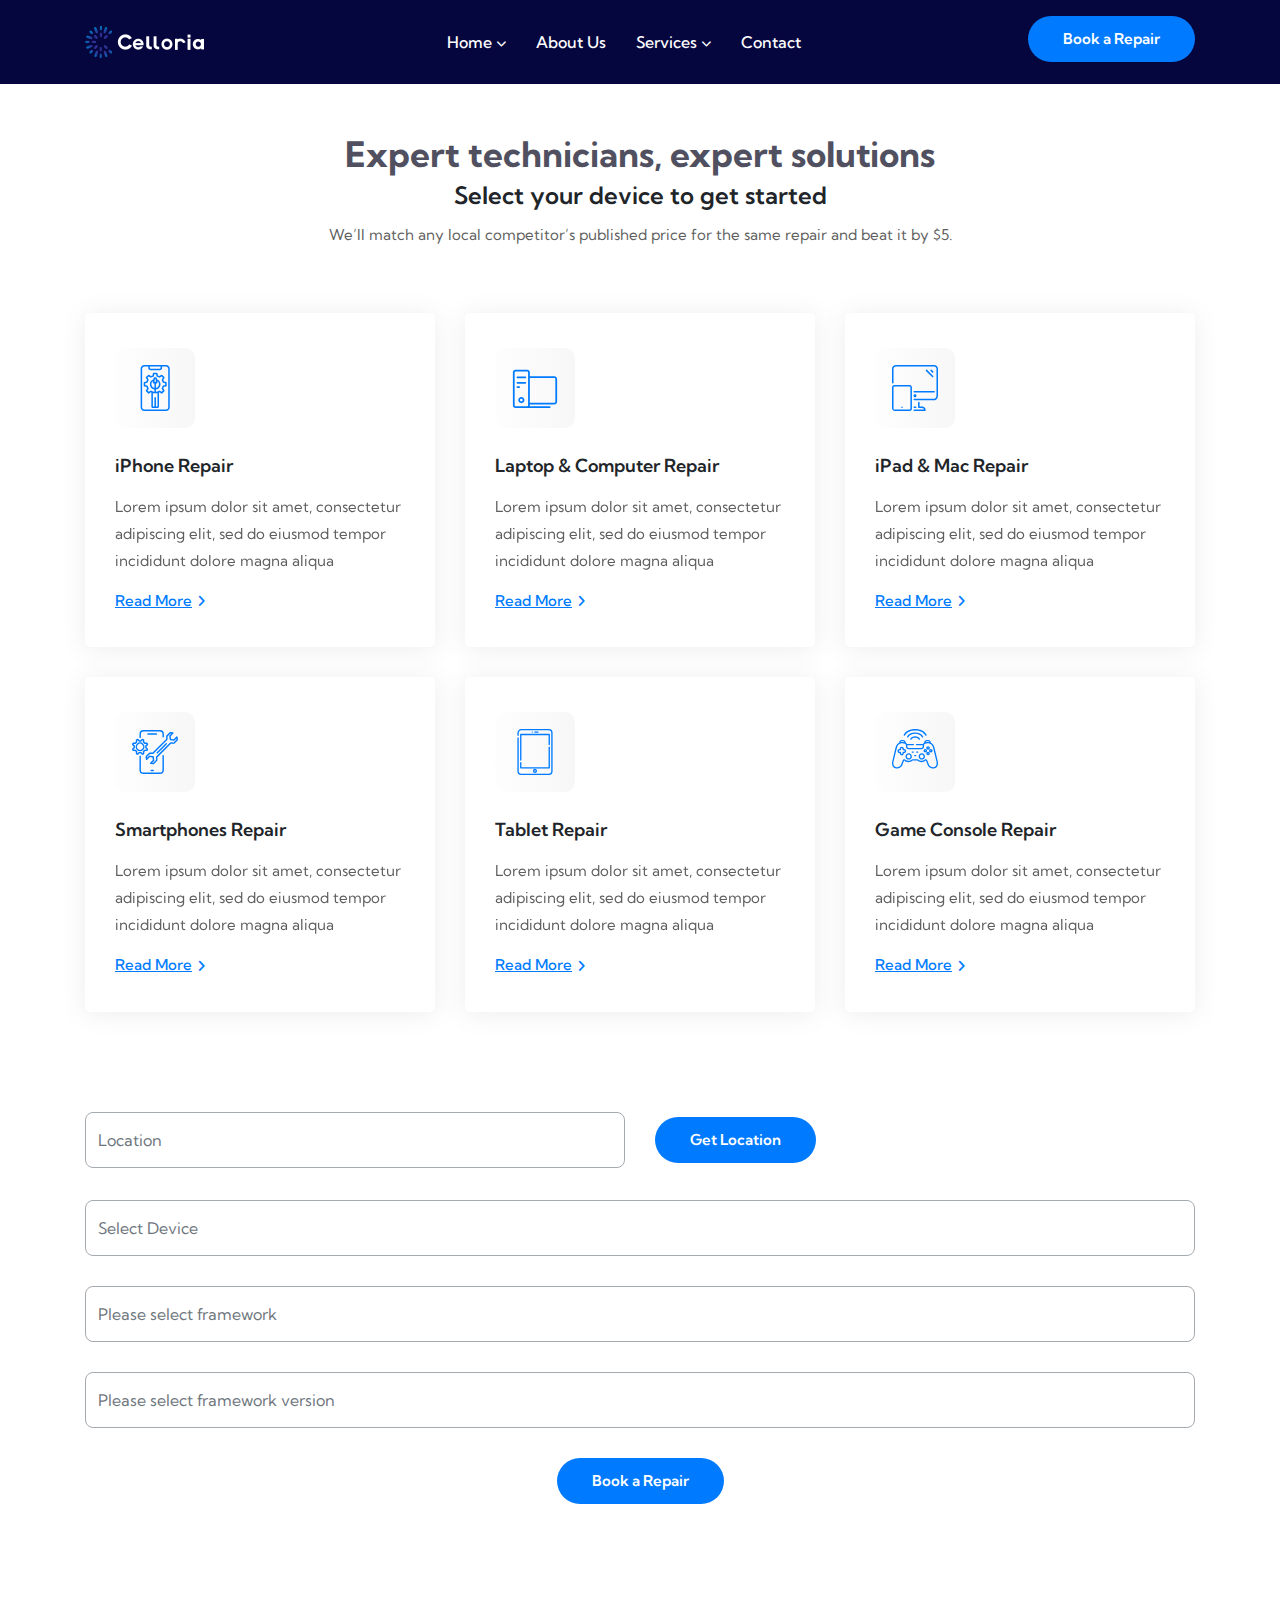
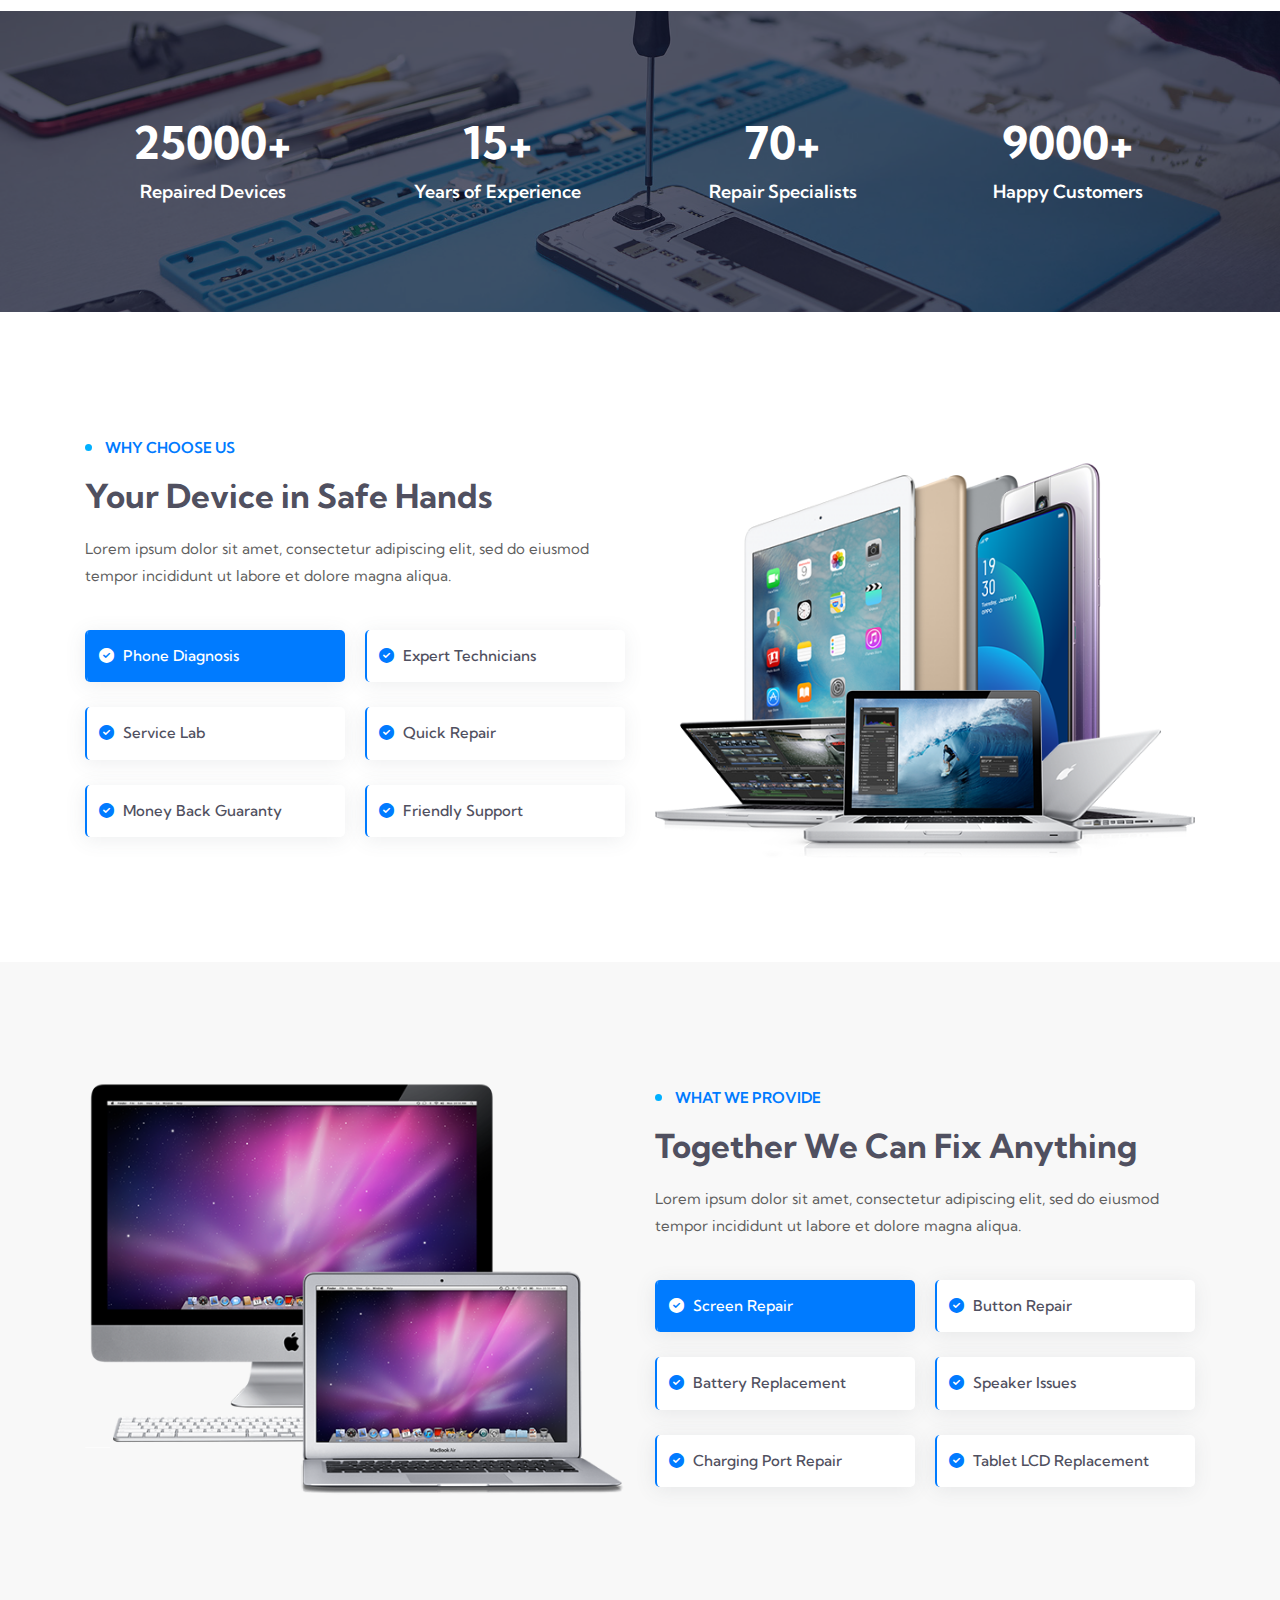
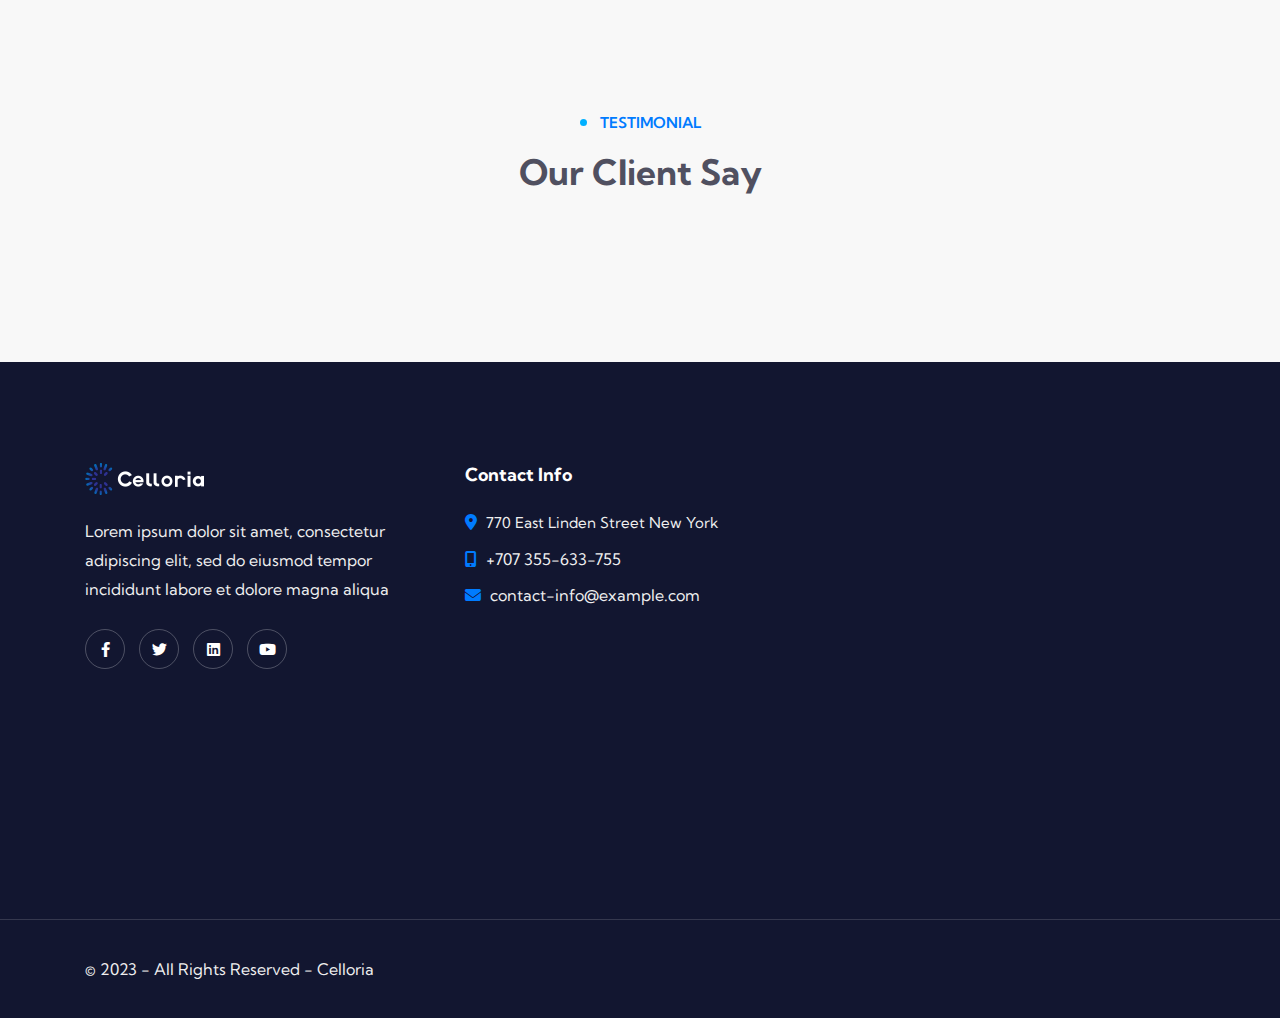
<file: PhoneService/wwwroot/celloria/index.html>
<!DOCTYPE html>
<html lang="zxx">
  <head>
    <!-- Required meta tags -->
    <meta charset="utf-8" />
    <meta
      name="viewport"
      content="width=device-width, initial-scale=1, shrink-to-fit=no"
    />
    <!-- Title -->
    <title>Celloria | Same Day Repair iPhones</title>
    <!-- Google Fonts -->
    <link
      href="https://fonts.googleapis.com/css2?family=Kumbh+Sans:wght@300;400;500;600;700;800;900&display=swap"
      rel="stylesheet"
    />
    <!-- Favicon -->
    <link rel="icon" type="image/png" href="assets/img/favicon.png" />
    <!-- Bootstrap Min CSS -->
    <link rel="stylesheet" href="assets/css/bootstrap.min.css" />
    <!-- Animate Min CSS -->
    <link rel="stylesheet" href="assets/css/animate.min.css" />
    <!-- Flaticon CSS -->
    <link rel="stylesheet" href="assets/css/flaticon.css" />
    <!-- Font Awesome Min CSS -->
    <link rel="stylesheet" href="assets/css/fontawesome.min.css" />
    <!-- Mean Menu CSS -->
    <link rel="stylesheet" href="assets/css/meanmenu.css" />
    <!-- Magnific Popup Min CSS -->
    <link rel="stylesheet" href="assets/css/magnific-popup.min.css" />
    <!-- Swiper Min CSS -->
    <link rel="stylesheet" href="assets/css/swiper.min.css" />
    <!-- Owl Carousel Min CSS -->
    <link rel="stylesheet" href="assets/css/owl.carousel.min.css" />
    <!-- Style CSS -->
    <link rel="stylesheet" href="assets/css/style.css" />
    <!-- Responsive CSS -->
    <link rel="stylesheet" href="assets/css/responsive.css" />

    <script>
      function showPosition() {
          if(navigator.geolocation) {
              navigator.geolocation.getCurrentPosition(function(position) {
                  var positionInfo = "Your current position is (" + "Latitude: " + position.coords.latitude + ", " + "Longitude: " + position.coords.longitude + ")";
                  document.getElementById("result").innerHTML = positionInfo;
              });
          } else {
              alert("Sorry, your browser does not support HTML5 geolocation.");
          }
      }
  </script>

  </head>

  <body>
    <!-- Start Preloader Section -->
    <div class="preloader">
      <div class="d-table">
        <div class="d-table-cell">
          <div class="lds-spinner">
            <div></div>
            <div></div>
            <div></div>
            <div></div>
            <div></div>
            <div></div>
            <div></div>
            <div></div>
            <div></div>
            <div></div>
            <div></div>
            <div></div>
          </div>
        </div>
      </div>
    </div>
    <!-- End Preloader Section -->

    <!-- Start Navbar Section -->
    <div class="navbar-area">
      <div class="macro-responsive-nav">
        <div class="container">
          <div class="macro-responsive-menu">
            <div class="logo">
              <a href="index.html">
                <img src="assets/img/logo.png" class="white-logo" alt="logo" />
                <img
                  src="assets/img/logo-black.png"
                  class="black-logo"
                  alt="logo"
                />
              </a>
            </div>
          </div>
        </div>
      </div>
      <div class="macro-nav">
        <div class="container">
          <nav class="navbar navbar-expand-md navbar-light">
            <a class="navbar-brand" href="index.html">
              <img src="assets/img/logo.png" class="white-logo" alt="logo" />
              <img
                src="assets/img/logo-black.png"
                class="black-logo"
                alt="logo"
              />
            </a>
            <div
              class="collapse navbar-collapse mean-menu"
              id="navbarSupportedContent"
            >
              <ul class="navbar-nav">
                <li class="nav-item">
                  <a href="index.html" class="nav-link"
                    >Home <i class="fas fa-chevron-down"></i
                  ></a>
                </li>
                <li class="nav-item">
                  <a href="about.html" class="nav-link">About Us</a>
                </li>
                <li class="nav-item">
                  <a href="#" class="nav-link"
                    >Services <i class="fas fa-chevron-down"></i
                  ></a>
                  <ul class="dropdown-menu">
                    <li class="nav-item">
                      <a href="#" class="nav-link">Services One</a>
                    </li>
                    <li class="nav-item">
                      <a href="#" class="nav-link">Services Two</a>
                    </li>
                    <li class="nav-item">
                      <a href="#" class="nav-link">Services Three</a>
                    </li>
                  </ul>
                </li>
                <li class="nav-item">
                  <a href="contact.html" class="nav-link">Contact</a>
                </li>
              </ul>
              <div class=" ">
                <a class="default-btn" href="#0"
                  >Book a Repair <span></span
                ></a>
              </div>
            </div>
          </nav>
        </div>
      </div>
    </div>
    <!-- End Navbar Section -->

    <!-- Start Slider Section 
    <header class="slider slider-prlx">
      <div class="swiper-container parallax-slider">
        <div class="swiper-wrapper">
          <div class="swiper-slide">
            <div
              class="bg-img valign"
              data-background="assets/img/slider-1.jpg"
              data-overlay-dark="6"
            >
              <div class="container">
                <div class="row">
                  <div class="col-lg-8 offset-lg-2 col-md-12">
                    <div class="caption">
                      <h1>Your Device in Safe Hands</h1>
                      <p>
                        Lorem ipsum dolor sit amet, consectetur adipiscing elit,
                        sed do eiusmod tempor incididunt ut labore et dolore
                        magna aliqua, magna aliqua. ipsum is simply dummy text
                        of the printing.
                      </p>
                      <div class="banner-btn home-slider-btn">
                        <a href="#0" class="default-btn-one">
                          Our Services
                          <span></span>
                        </a>
                        <a href="#0" class="default-btn">
                          Repair Now
                          <span></span>
                        </a>
                      </div>
                    </div>
                  </div>
                </div>
              </div>
            </div>
          </div>
          <div class="swiper-slide">
            <div
              class="bg-img valign"
              data-background="assets/img/slider-2.jpg"
              data-overlay-dark="6"
            >
              <div class="container">
                <div class="row">
                  <div class="col-lg-8 offset-lg-2 col-md-12">
                    <div class="caption">
                      <h1>Together We Can Fix Anything</h1>
                      <p>
                        Lorem ipsum dolor sit amet, consectetur adipiscing elit,
                        sed do eiusmod tempor incididunt ut labore et dolore
                        magna aliqua, magna aliqua. ipsum is simply dummy text
                        of the printing.
                      </p>
                      <div class="banner-btn home-slider-btn">
                        <a href="#0" class="default-btn-one">
                          Discover More
                          <span></span>
                        </a>
                        <a href="#0" class="default-btn">
                          Repair Now
                          <span></span>
                        </a>
                      </div>
                    </div>
                  </div>
                </div>
              </div>
            </div>
          </div>
        </div>
        <div class="control-text">
          <div
            class="swiper-button-prev swiper-nav-ctrl prev-ctrl cursor-pointer"
          >
            <span class="arrow prv"></span>
          </div>
          <div
            class="swiper-button-next swiper-nav-ctrl next-ctrl cursor-pointer"
          >
            <span class="arrow nxt"></span>
          </div>
        </div>
        <div class="swiper-pagination"></div>
      </div>
    </header>
    End Slider Section -->

    <!-- Start Services Section -->
    <section class="services-section pt-130 pb-100">
      <div class="container">
        <div class="row">
          <div class="col-md-12">
            <div class="section-title">
              <h2>Expert technicians, expert solutions</h2>
              <h4>Select your device to get started</h4>
              <p>
                We’ll match any local competitor’s published price for the same
                repair and beat it by $5.
              </p>
            </div>
          </div>
          <div class="col-lg-4 col-md-6">
            <div class="single-services-item">
              <div class="services-icon">
                <img
                  src="assets/img/icons/services-icon-1.svg"
                  alt="svg icon"
                />
              </div>
              <h3>iPhone Repair</h3>
              <p>
                Lorem ipsum dolor sit amet, consectetur adipiscing elit, sed do
                eiusmod tempor incididunt dolore magna aliqua
              </p>
              <div class="services-btn-link">
                <a href="#0" class="services-link"
                  >Read More <i class="fa fa-angle-right"></i
                ></a>
              </div>
            </div>
          </div>
          <div class="col-lg-4 col-md-6">
            <div class="single-services-item">
              <div class="services-icon">
                <img
                  src="assets/img/icons/services-icon-2.svg"
                  alt="svg icon"
                />
              </div>
              <h3>Laptop & Computer Repair</h3>
              <p>
                Lorem ipsum dolor sit amet, consectetur adipiscing elit, sed do
                eiusmod tempor incididunt dolore magna aliqua
              </p>
              <div class="services-btn-link">
                <a href="#0" class="services-link"
                  >Read More <i class="fa fa-angle-right"></i
                ></a>
              </div>
            </div>
          </div>
          <div class="col-lg-4 col-md-6">
            <div class="single-services-item">
              <div class="services-icon">
                <img
                  src="assets/img/icons/services-icon-3.svg"
                  alt="svg icon"
                />
              </div>
              <h3>iPad & Mac Repair</h3>
              <p>
                Lorem ipsum dolor sit amet, consectetur adipiscing elit, sed do
                eiusmod tempor incididunt dolore magna aliqua
              </p>
              <div class="services-btn-link">
                <a href="#0" class="services-link"
                  >Read More <i class="fa fa-angle-right"></i
                ></a>
              </div>
            </div>
          </div>
          <div class="col-lg-4 col-md-6">
            <div class="single-services-item">
              <div class="services-icon">
                <img
                  src="assets/img/icons/services-icon-4.svg"
                  alt="svg icon"
                />
              </div>
              <h3>Smartphones Repair</h3>
              <p>
                Lorem ipsum dolor sit amet, consectetur adipiscing elit, sed do
                eiusmod tempor incididunt dolore magna aliqua
              </p>
              <div class="services-btn-link">
                <a href="#0" class="services-link"
                  >Read More <i class="fa fa-angle-right"></i
                ></a>
              </div>
            </div>
          </div>
          <div class="col-lg-4 col-md-6">
            <div class="single-services-item">
              <div class="services-icon">
                <img
                  src="assets/img/icons/services-icon-5.svg"
                  alt="svg icon"
                />
              </div>
              <h3>Tablet Repair</h3>
              <p>
                Lorem ipsum dolor sit amet, consectetur adipiscing elit, sed do
                eiusmod tempor incididunt dolore magna aliqua
              </p>
              <div class="services-btn-link">
                <a href="#0" class="services-link"
                  >Read More <i class="fa fa-angle-right"></i
                ></a>
              </div>
            </div>
          </div>
          <div class="col-lg-4 col-md-6">
            <div class="single-services-item">
              <div class="services-icon">
                <img
                  src="assets/img/icons/services-icon-6.svg"
                  alt="svg icon"
                />
              </div>
              <h3>Game Console Repair</h3>
              <p>
                Lorem ipsum dolor sit amet, consectetur adipiscing elit, sed do
                eiusmod tempor incididunt dolore magna aliqua
              </p>
              <div class="services-btn-link">
                <a href="#0" class="services-link"
                  >Read More <i class="fa fa-angle-right"></i
                ></a>
              </div>
            </div>
          </div>
        </div>
      </div>
    </section>
    <!-- End Services Section -->

    <script language="javascript" type="text/javascript">
      function dynamicdropdown(listindex) {
        document.getElementById("sub_subcategory").length = 0;
        document.getElementById("sub_subcategory").options[0] = new Option(
          "Please select framework version",
          ""
        );
        document.getElementById("subcategory").length = 0;
        switch (listindex) {
          case "Php":
            document.getElementById("subcategory").options[0] = new Option(
              "Brand",
              ""
            );
            document.getElementById("subcategory").options[1] = new Option(
              "Sony",
              "Sony"
            );
            document.getElementById("subcategory").options[2] = new Option(
              "Microsoft",
              "Microsoft"
            );
            document.getElementById("subcategory").options[4] = new Option(
              "Nintendo",
              "Nintendo"
            );
            break;

          case "Java":
            document.getElementById("subcategory").options[0] = new Option(
              "Brand",
              ""
            );
            document.getElementById("subcategory").options[1] = new Option(
              "Sony",
              "Sony"
            );
            document.getElementById("subcategory").options[2] = new Option(
              "Microsoft",
              "Microsoft"
            );
            document.getElementById("subcategory").options[3] = new Option(
              "Nintendo",
              "Nintendo"
            );
            break;
          case "Javascript":
            document.getElementById("subcategory").options[0] = new Option(
              "Brand",
              ""
            );
            document.getElementById("subcategory").options[1] = new Option(
              "Apple",
              "Apple"
            );
            document.getElementById("subcategory").options[2] = new Option(
              "Samsung",
              "Samsung"
            );
            document.getElementById("subcategory").options[3] = new Option(
              "Google",
              "Google"
            );
            break;
          case "Dotnet":
            document.getElementById("subcategory").options[0] = new Option(
              "Brand",
              ""
            );
            document.getElementById("subcategory").options[1] = new Option(
              "Apple",
              "Apple"
            );
            document.getElementById("subcategory").options[2] = new Option(
              "Samsung",
              "Samsung"
            );
            document.getElementById("subcategory").options[3] = new Option(
              "Microsoft",
              "Microsoft"
            );
            break;
          default:
            document.getElementById("subcategory").options[0] = new Option(
              "Brand",
              ""
            );
            break;
        }
        return true;
      }

      function dynamicdropdownone(listindex) {
        document.getElementById("sub_subcategory").length = 0;
        switch (listindex) {
          case "Apple":
            document.getElementById("sub_subcategory").options[0] = new Option(
              "Select Device",
              ""
            );
            document.getElementById("sub_subcategory").options[1] = new Option(
              "iPhone 14",
              "iPhone_14"
            );
            document.getElementById("sub_subcategory").options[2] = new Option(
              "iPhone 15",
              "iPhone_15"
            );
            break;

          case "Samsung":
            document.getElementById("sub_subcategory").options[0] = new Option(
              "Select Device",
              ""
            );
            document.getElementById("sub_subcategory").options[1] = new Option(
              "Galaxy S23",
              "Galaxy_S23"
            );
            document.getElementById("sub_subcategory").options[2] = new Option(
              "Galaxy S23+",
              "Galaxy_S23+"
            );
            break;
          case "Sony":
            document.getElementById("sub_subcategory").options[0] = new Option(
              "Select Device",
              ""
            );
            document.getElementById("sub_subcategory").options[1] = new Option(
              "Playstation 5",
              "Playstation_5"
            );
            document.getElementById("sub_subcategory").options[2] = new Option(
              "Playstation 4",
              "Playstation_4"
            );
            break;

          case "Hibernate":
            document.getElementById("sub_subcategory").options[0] = new Option(
              "Please select framework",
              ""
            );
            document.getElementById("sub_subcategory").options[1] = new Option(
              "Hibernate Version1",
              "hibernate_version1"
            );
            document.getElementById("sub_subcategory").options[2] = new Option(
              "Hibernate Version2",
              "hibernate_version2"
            );
            break;
          case "Prototype":
            document.getElementById("sub_subcategory").options[0] = new Option(
              "Please select framework",
              ""
            );
            document.getElementById("sub_subcategory").options[1] = new Option(
              "Prototype Version1",
              "prototype_version1"
            );
            document.getElementById("sub_subcategory").options[2] = new Option(
              "Prototype Version2",
              "prototype_version2"
            );
            break;

          case "jQuery":
            document.getElementById("sub_subcategory").options[0] = new Option(
              "Please select framework",
              ""
            );
            document.getElementById("sub_subcategory").options[1] = new Option(
              "jQuery Version1",
              "jquery_version1"
            );
            document.getElementById("sub_subcategory").options[2] = new Option(
              "jQuery Version2",
              "jquery_version2"
            );
            break;
          case "VbScript":
            document.getElementById("sub_subcategory").options[0] = new Option(
              "Please select framework",
              ""
            );
            document.getElementById("sub_subcategory").options[1] = new Option(
              "VbScript Version1",
              "vbscript_version1"
            );
            document.getElementById("sub_subcategory").options[2] = new Option(
              "VbScript Version2",
              "vbscript_version2"
            );
            break;
          default:
            document.getElementById("sub_subcategory").options[0] = new Option(
              "Please select framework version",
              ""
            );
            break;
        }
        return true;
        }

    </script>
    <section class="pb-100">
      <div class="container">
        <div class="row">
          <div class="col-sm-6">
            <input type="country" name="country" id="name" class="form-control required-entry" required placeholder="Location">
          </div>
          <div class="col-sm-6">
            <a class="default-btn" href="#" style="margin-top: 5px;">Get Location</a>
          </div>  
          <div class="col-md-12">        
            <div class="category_div pt-30" id="category_div">
              <select
                name="category"
                class="required-entry"
                id="category"
                onchange="javascript: dynamicdropdown(this.options[this.selectedIndex].value);"
              >
                <option value="">Select Device</option>
                <option value="Php">Computer</option>
                <option value="Java">Console</option>
                <option value="Javascript">Phone</option>
                <option value="Dotnet">Tablet</option>
              </select>
            </div>
            <div class="sub_category_div pt-30" id="sub_category_div">
              <script type="text/javascript" language="JavaScript">
                document.write(
                  '<select name="subcategory" id="subcategory" onchange="javascript: dynamicdropdownone(this.options[this.selectedIndex].value);"><option value="">Please select framework</option></select>'
                );
              </script>
              <noscript>
                <select name="subcategory" id="subcategory">
                  <option value="">Please select framework vesrion</option>
                </select>
              </noscript>
            </div>
            <div class="sub_subcategory_div pt-30" id="sub_subcategory_div">
              <script type="text/javascript" language="JavaScript">
                document.write(
                  '<select name="sub_subcategory" onchange="javascript: urlRedirectTo(this.options[this.selectedIndex].value);" id="sub_subcategory"><option value="">Please select framework version</option></select>'
                );
              </script>
              <noscript>
                <select name="sub_subcategory" id="sub_subcategory">
                  <option value="">Please select framework vesrion</option>
                </select>
              </noscript>
            </div>
          </div>
          <div class="  pt-30" style="margin: 0 auto;">
            <a class="default-btn" href="service-app.html">Book a Repair <span></span></a>
          </div>
        </div>
      </div>
    </section>

    <!-- Start Counter Section -->
    <section class="counter-area section-padding pt-80">
      <div class="container">
        <div class="row">
          <div class="col-lg-3 col-md-6 counter-item">
            <div class="single-counter">
              <div class="counter-contents">
                <h2>
                  <span class="counter-number">25000</span>
                  <span>+</span>
                </h2>
                <h3 class="counter-heading">Repaired Devices</h3>
              </div>
            </div>
          </div>
          <div class="col-lg-3 col-md-6 counter-item">
            <div class="single-counter">
              <div class="counter-contents">
                <h2>
                  <span class="counter-number">15</span>
                  <span>+</span>
                </h2>
                <h3 class="counter-heading">Years of Experience</h3>
              </div>
            </div>
          </div>
          <div class="col-lg-3 col-md-6 counter-item">
            <div class="single-counter">
              <div class="counter-contents">
                <h2>
                  <span class="counter-number">70</span>
                  <span>+</span>
                </h2>
                <h3 class="counter-heading">Repair Specialists</h3>
              </div>
            </div>
          </div>
          <div class="col-lg-3 col-md-6 counter-item">
            <div class="single-counter">
              <div class="counter-contents">
                <h2>
                  <span class="counter-number">9000</span>
                  <span>+</span>
                </h2>
                <h3 class="counter-heading">Happy Customers</h3>
              </div>
            </div>
          </div>
        </div>
      </div>
    </section>
    <!-- End Counter Section -->

    <!-- Start Why Choose us Section -->
    <section class="choose-section section-padding">
      <div class="container">
        <div class="row align-items-center">
          <div class="col-lg-6">
            <div class="choose-content">
              <h6 class="sub-title">Why Choose Us</h6>
              <h2>Your Device in Safe Hands</h2>
              <p>
                Lorem ipsum dolor sit amet, consectetur adipiscing elit, sed do
                eiusmod tempor incididunt ut labore et dolore magna aliqua.
              </p>
              <ul class="features-list">
                <li>
                  <span class="active"
                    ><i class="fa-solid fa-check-circle"></i> Phone
                    Diagnosis</span
                  >
                </li>
                <li>
                  <span
                    ><i class="fa-solid fa-check-circle"></i> Expert
                    Technicians</span
                  >
                </li>
                <li>
                  <span
                    ><i class="fa-solid fa-check-circle"></i> Service Lab​</span
                  >
                </li>
                <li>
                  <span
                    ><i class="fa-solid fa-check-circle"></i> Quick Repair</span
                  >
                </li>
                <li>
                  <span
                    ><i class="fa-solid fa-check-circle"></i> Money Back
                    Guaranty</span
                  >
                </li>
                <li>
                  <span
                    ><i class="fa-solid fa-check-circle"></i> Friendly
                    Support</span
                  >
                </li>
              </ul>
            </div>
          </div>
          <div class="col-lg-6">
            <div class="choose-image">
              <img src="assets/img/choose-1.png" alt="image" />
            </div>
          </div>
        </div>
      </div>
    </section>
    <!-- End Why Choose us Section -->

    <!-- Start Why Choose us Section -->
    <section class="choose-section bg-grey section-padding">
      <div class="container">
        <div class="row align-items-center">
          <div class="col-lg-6">
            <div class="choose-image-2">
              <img src="assets/img/choose-2.png" alt="image" />
            </div>
          </div>
          <div class="col-lg-6">
            <div class="choose-content">
              <h6 class="sub-title">What We Provide</h6>
              <h2>Together We Can Fix Anything</h2>
              <p>
                Lorem ipsum dolor sit amet, consectetur adipiscing elit, sed do
                eiusmod tempor incididunt ut labore et dolore magna aliqua.
              </p>
              <ul class="features-list">
                <li>
                  <span class="active"
                    ><i class="fa-solid fa-check-circle"></i> Screen
                    Repair</span
                  >
                </li>
                <li>
                  <span
                    ><i class="fa-solid fa-check-circle"></i> Button
                    Repair</span
                  >
                </li>
                <li>
                  <span
                    ><i class="fa-solid fa-check-circle"></i> Battery
                    Replacement</span
                  >
                </li>
                <li>
                  <span
                    ><i class="fa-solid fa-check-circle"></i> Speaker
                    Issues</span
                  >
                </li>
                <li>
                  <span
                    ><i class="fa-solid fa-check-circle"></i> Charging Port
                    Repair</span
                  >
                </li>
                <li>
                  <span
                    ><i class="fa-solid fa-check-circle"></i> Tablet LCD
                    Replacement</span
                  >
                </li>
              </ul>
            </div>
          </div>
        </div>
      </div>
    </section>
    <!-- End Why Choose us Section -->

    <!-- Start Testimonial Section -->
    <section class="testimonial-section bg-grey section-padding">
      <div class="container">
        <div class="row">
          <div class="col-md-12">
            <div class="section-title">
              <h6>Testimonial</h6>
              <h2>Our Client Say</h2>
            </div>
          </div>
          <div class="col-lg-12 col-md-12">
            <div class="testimonial-slider owl-carousel owl-theme">
              <!-- testimonials item -->
              <div class="single-testimonial">
                <div class="rating-box">
                  <ul>
                    <li><i class="fa fa-star"></i></li>
                    <li><i class="fa fa-star"></i></li>
                    <li><i class="fa fa-star"></i></li>
                    <li><i class="fa fa-star"></i></li>
                    <li><i class="fa fa-star"></i></li>
                  </ul>
                </div>
                <div class="testimonial-content">
                  <p>
                    Lorem ipsum dolor sit amet, consectetur adipiscing elit, sed
                    do eiusmod tempor incididunt ut labore et dolore magna
                    aliqua. enim ad minim veniam, quis nostrud exercitation.
                  </p>
                </div>
                <div class="avatar">
                  <img
                    src="assets/img/client/testimonial-1.jpg"
                    alt="testimonial images"
                  />
                </div>
                <div class="testimonial-bio">
                  <div class="bio-info">
                    <h3>Stanley Tate</h3>
                    <span>Chief Officer of GCS</span>
                  </div>
                </div>
              </div>
              <!-- testimonials item -->
              <div class="single-testimonial">
                <div class="rating-box">
                  <ul>
                    <li><i class="fa fa-star"></i></li>
                    <li><i class="fa fa-star"></i></li>
                    <li><i class="fa fa-star"></i></li>
                    <li><i class="fa fa-star"></i></li>
                    <li><i class="fa fa-star"></i></li>
                  </ul>
                </div>
                <div class="testimonial-content">
                  <p>
                    Lorem ipsum dolor sit amet, consectetur adipiscing elit, sed
                    do eiusmod tempor incididunt ut labore et dolore magna
                    aliqua. enim ad minim veniam, quis nostrud exercitation.
                  </p>
                </div>
                <div class="avatar">
                  <img
                    src="assets/img/client/testimonial-2.jpg"
                    alt="testimonial images"
                  />
                </div>
                <div class="testimonial-bio">
                  <div class="bio-info">
                    <h3>Lana Shelton</h3>
                    <span>Chief Officer of GCS</span>
                  </div>
                </div>
              </div>
              <!-- testimonials item -->
              <div class="single-testimonial">
                <div class="rating-box">
                  <ul>
                    <li><i class="fa fa-star"></i></li>
                    <li><i class="fa fa-star"></i></li>
                    <li><i class="fa fa-star"></i></li>
                    <li><i class="fa fa-star"></i></li>
                    <li><i class="fa fa-star"></i></li>
                  </ul>
                </div>
                <div class="testimonial-content">
                  <p>
                    Lorem ipsum dolor sit amet, consectetur adipiscing elit, sed
                    do eiusmod tempor incididunt ut labore et dolore magna
                    aliqua. enim ad minim veniam, quis nostrud exercitation.
                  </p>
                </div>
                <div class="avatar">
                  <img
                    src="assets/img/client/testimonial-3.jpg"
                    alt="testimonial images"
                  />
                </div>
                <div class="testimonial-bio">
                  <div class="bio-info">
                    <h3>Mario Houston</h3>
                    <span>Chief Officer of GCS</span>
                  </div>
                </div>
              </div>
            </div>
          </div>
        </div>
      </div>
    </section>
    <!-- End Testimonial Section -->

    <!-- Start Footer Section -->
    <section class="footer-area">
      <div class="container">
        <div class="row">
          <div class="col-lg-4 col-md-6 footer-box-item">
            <div class="footer-about footer-list">
              <a class="footer-logo" href="#">
                <img src="assets/img/logo.png" class="white-logo" alt="logo" />
              </a>
              <p>
                Lorem ipsum dolor sit amet, consectetur adipiscing elit, sed do
                eiusmod tempor incididunt labore et dolore magna aliqua
              </p>
              <ul class="footer-social-icon">
                <li>
                  <a href="#"><i class="fab fa-facebook-f"></i></a>
                </li>
                <li>
                  <a href="#"><i class="fab fa-twitter"></i></a>
                </li>
                <li>
                  <a href="#"><i class="fab fa-linkedin"></i></a>
                </li>
                <li>
                  <a href="#"><i class="fab fa-youtube"></i></a>
                </li>
              </ul>
            </div>
          </div>
          <div class="col-lg-3 col-md-6 footer-box-item">
            <div class="footer-list">
              <h5 class="title">Contact Info</h5>
              <div class="footer-contact-info">
                <ul class="footer-contact-list">
                  <li>
                    <i class="fa fa-location-dot"></i> 770 East Linden Street
                    New York
                  </li>
                  <li>
                    <i class="fa fa-mobile-screen-button"></i>
                    <a href="tel:101202303">+707 355-633-755</a>
                  </li>
                  <li>
                    <i class="fa fa-envelope"></i>
                    <a href="mailto:random@example.com"
                      >contact-info@example.com</a
                    >
                  </li>
                </ul>
              </div>
            </div>
          </div>
          <div class="col-lg-5 col-md-6 footer-box-item">
            <iframe src="https://www.google.com/maps/embed?pb=!1m18!1m12!1m3!1d193596.00927857187!2d-74.1444875662877!3d40.697370920834366!2m3!1f0!2f0!3f0!3m2!1i1024!2i768!4f13.1!3m3!1m2!1s0x89c24fa5d33f083b%3A0xc80b8f06e177fe62!2sNew%20York%2C%20Amerika%20Birle%C5%9Fik%20Devletleri!5e0!3m2!1str!2str!4v1696769966064!5m2!1str!2str" width="100%" height="350" style="border:0;" allowfullscreen="" loading="lazy" referrerpolicy="no-referrer-when-downgrade"></iframe>
          </div>
        </div>
      </div>
    </section>
    <!-- End Footer Section -->

    <!-- Start Footer Copyright Section -->
    <div class="copyright-area">
      <div class="container">
        <div class="row align-items-center">
          <div class="col-lg-6 col-md-6">
            <p>
              © 2023 - All Rights Reserved - 
              <span class="author-name">Celloria</span>
            </p>
          </div>
        </div>
      </div>
    </div>
    <!-- End Footer Copyright Section -->

    <!-- Start Go Top Section -->
    <div class="go-top">
      <i class="fas fa-chevron-up"></i>
      <i class="fas fa-chevron-up"></i>
    </div>
    <!-- End Go Top Section -->

    <!-- jQuery Min JS -->
    <script src="assets/js/jquery.min.js"></script>
    <!-- Bootstrap Min JS -->
    <script src="assets/js/bootstrap.min.js"></script>
    <!-- Mean Menu JS  -->
    <script src="assets/js/jquery.meanmenu.js"></script>
    <!-- Appear Min JS -->
    <script src="assets/js/jquery.appear.min.js"></script>
    <!-- CounterUp Min JS -->
    <script src="assets/js/jquery.waypoints.min.js"></script>
    <script src="assets/js/jquery.counterup.min.js"></script>
    <!-- Owl Carousel Min JS -->
    <script src="assets/js/owl.carousel.min.js"></script>
    <!-- Magnific Popup Min JS -->
    <script src="assets/js/jquery.magnific-popup.min.js"></script>
    <!-- Isotope Min JS -->
    <script src="assets/js/isotope.pkgd.min.js"></script>
    <!-- Swiper Min JS -->
    <script src="assets/js/swiper.min.js"></script>
    <!-- WOW Min JS -->
    <script src="assets/js/wow.min.js"></script>
    <!-- Main JS -->
    <script src="assets/js/main.js"></script>
  </body>
</html>
</file>
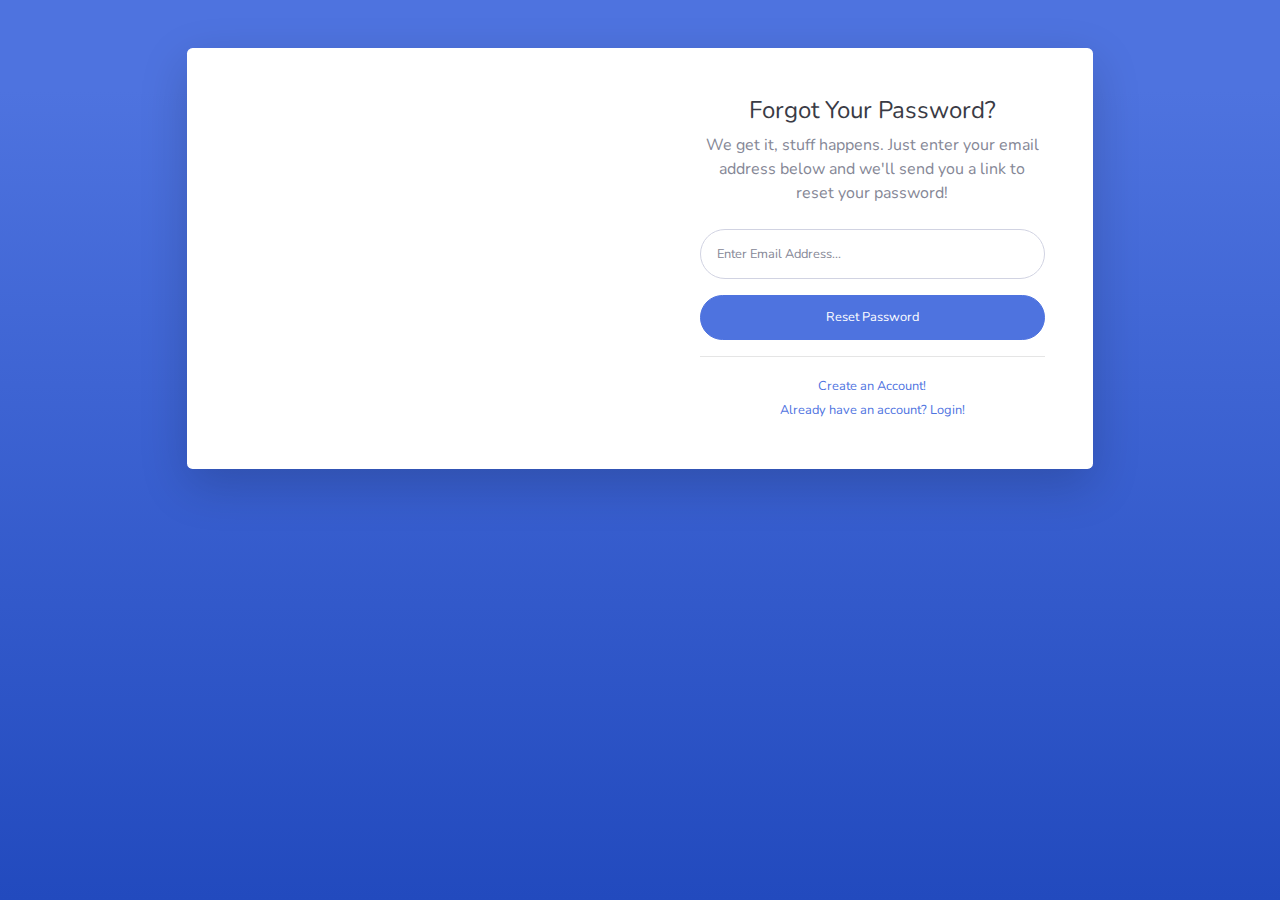
<file: PhoneService/wwwroot/Admin/forgot-password.html>
<!DOCTYPE html>
<html lang="en">

<head>

    <meta charset="utf-8">
    <meta http-equiv="X-UA-Compatible" content="IE=edge">
    <meta name="viewport" content="width=device-width, initial-scale=1, shrink-to-fit=no">
    <meta name="description" content="">
    <meta name="author" content="">

    <title>SB Admin 2 - Forgot Password</title>

    <!-- Custom fonts for this template-->
    <link href="vendor/fontawesome-free/css/all.min.css" rel="stylesheet" type="text/css">
    <link
        href="https://fonts.googleapis.com/css?family=Nunito:200,200i,300,300i,400,400i,600,600i,700,700i,800,800i,900,900i"
        rel="stylesheet">

    <!-- Custom styles for this template-->
    <link href="css/sb-admin-2.min.css" rel="stylesheet">

</head>

<body class="bg-gradient-primary">

    <div class="container">

        <!-- Outer Row -->
        <div class="row justify-content-center">

            <div class="col-xl-10 col-lg-12 col-md-9">

                <div class="card o-hidden border-0 shadow-lg my-5">
                    <div class="card-body p-0">
                        <!-- Nested Row within Card Body -->
                        <div class="row">
                            <div class="col-lg-6 d-none d-lg-block bg-password-image"></div>
                            <div class="col-lg-6">
                                <div class="p-5">
                                    <div class="text-center">
                                        <h1 class="h4 text-gray-900 mb-2">Forgot Your Password?</h1>
                                        <p class="mb-4">We get it, stuff happens. Just enter your email address below
                                            and we'll send you a link to reset your password!</p>
                                    </div>
                                    <form class="user">
                                        <div class="form-group">
                                            <input type="email" class="form-control form-control-user"
                                                id="exampleInputEmail" aria-describedby="emailHelp"
                                                placeholder="Enter Email Address...">
                                        </div>
                                        <a href="login.html" class="btn btn-primary btn-user btn-block">
                                            Reset Password
                                        </a>
                                    </form>
                                    <hr>
                                    <div class="text-center">
                                        <a class="small" href="register.html">Create an Account!</a>
                                    </div>
                                    <div class="text-center">
                                        <a class="small" href="login.html">Already have an account? Login!</a>
                                    </div>
                                </div>
                            </div>
                        </div>
                    </div>
                </div>

            </div>

        </div>

    </div>

    <!-- Bootstrap core JavaScript-->
    <script src="vendor/jquery/jquery.min.js"></script>
    <script src="vendor/bootstrap/js/bootstrap.bundle.min.js"></script>

    <!-- Core plugin JavaScript-->
    <script src="vendor/jquery-easing/jquery.easing.min.js"></script>

    <!-- Custom scripts for all pages-->
    <script src="js/sb-admin-2.min.js"></script>

</body>

</html>
</file>
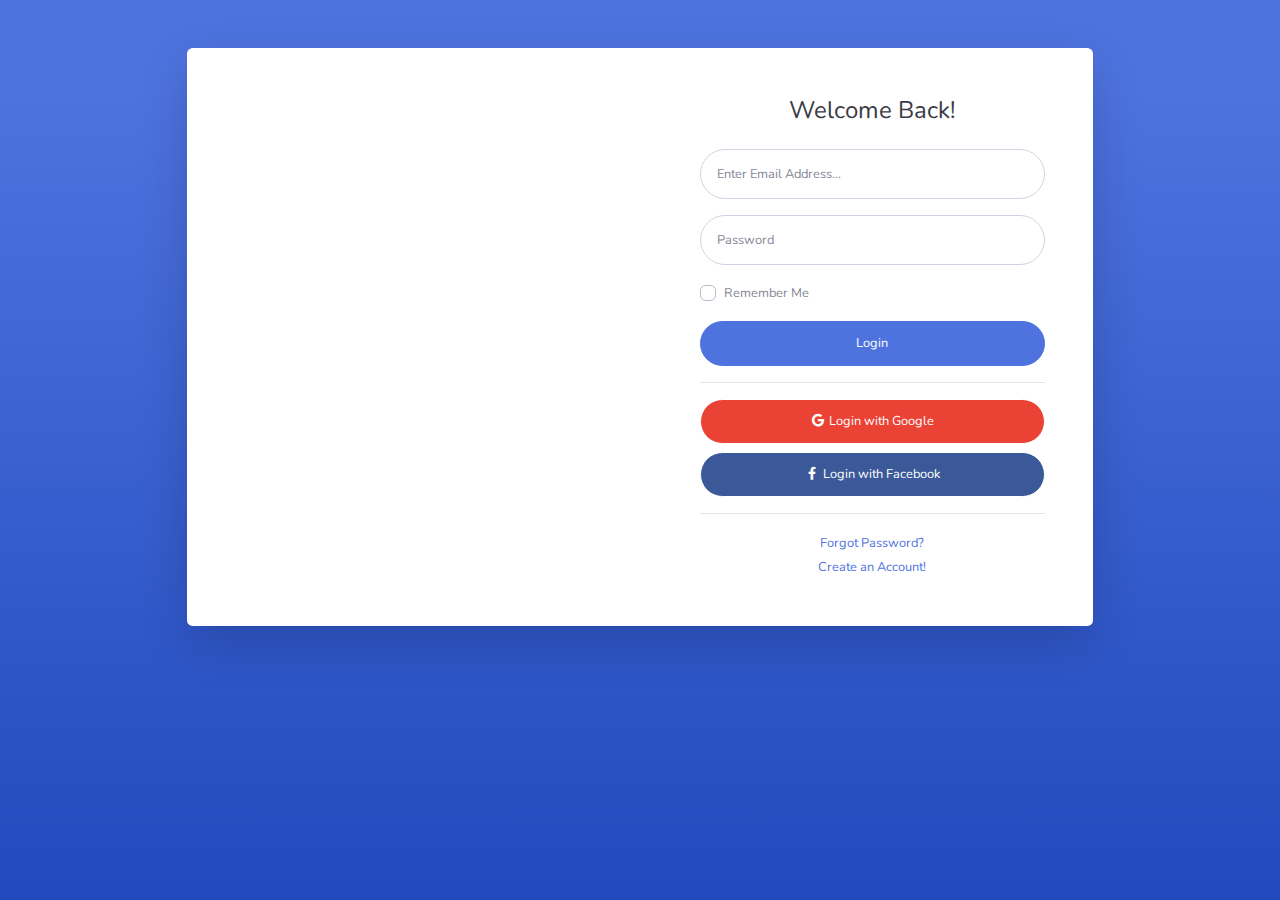
<file: PhoneService/wwwroot/Admin/login.html>
<!DOCTYPE html>
<html lang="en">

<head>

    <meta charset="utf-8">
    <meta http-equiv="X-UA-Compatible" content="IE=edge">
    <meta name="viewport" content="width=device-width, initial-scale=1, shrink-to-fit=no">
    <meta name="description" content="">
    <meta name="author" content="">

    <title>SB Admin 2 - Login</title>

    <!-- Custom fonts for this template-->
    <link href="vendor/fontawesome-free/css/all.min.css" rel="stylesheet" type="text/css">
    <link
        href="https://fonts.googleapis.com/css?family=Nunito:200,200i,300,300i,400,400i,600,600i,700,700i,800,800i,900,900i"
        rel="stylesheet">

    <!-- Custom styles for this template-->
    <link href="css/sb-admin-2.min.css" rel="stylesheet">

</head>

<body class="bg-gradient-primary">

    <div class="container">

        <!-- Outer Row -->
        <div class="row justify-content-center">

            <div class="col-xl-10 col-lg-12 col-md-9">

                <div class="card o-hidden border-0 shadow-lg my-5">
                    <div class="card-body p-0">
                        <!-- Nested Row within Card Body -->
                        <div class="row">
                            <div class="col-lg-6 d-none d-lg-block bg-login-image"></div>
                            <div class="col-lg-6">
                                <div class="p-5">
                                    <div class="text-center">
                                        <h1 class="h4 text-gray-900 mb-4">Welcome Back!</h1>
                                    </div>
                                    <form class="user">
                                        <div class="form-group">
                                            <input type="email" class="form-control form-control-user"
                                                id="exampleInputEmail" aria-describedby="emailHelp"
                                                placeholder="Enter Email Address...">
                                        </div>
                                        <div class="form-group">
                                            <input type="password" class="form-control form-control-user"
                                                id="exampleInputPassword" placeholder="Password">
                                        </div>
                                        <div class="form-group">
                                            <div class="custom-control custom-checkbox small">
                                                <input type="checkbox" class="custom-control-input" id="customCheck">
                                                <label class="custom-control-label" for="customCheck">Remember
                                                    Me</label>
                                            </div>
                                        </div>
                                        <a href="index.html" class="btn btn-primary btn-user btn-block">
                                            Login
                                        </a>
                                        <hr>
                                        <a href="index.html" class="btn btn-google btn-user btn-block">
                                            <i class="fab fa-google fa-fw"></i> Login with Google
                                        </a>
                                        <a href="index.html" class="btn btn-facebook btn-user btn-block">
                                            <i class="fab fa-facebook-f fa-fw"></i> Login with Facebook
                                        </a>
                                    </form>
                                    <hr>
                                    <div class="text-center">
                                        <a class="small" href="forgot-password.html">Forgot Password?</a>
                                    </div>
                                    <div class="text-center">
                                        <a class="small" href="register.html">Create an Account!</a>
                                    </div>
                                </div>
                            </div>
                        </div>
                    </div>
                </div>

            </div>

        </div>

    </div>

    <!-- Bootstrap core JavaScript-->
    <script src="vendor/jquery/jquery.min.js"></script>
    <script src="vendor/bootstrap/js/bootstrap.bundle.min.js"></script>

    <!-- Core plugin JavaScript-->
    <script src="vendor/jquery-easing/jquery.easing.min.js"></script>

    <!-- Custom scripts for all pages-->
    <script src="js/sb-admin-2.min.js"></script>

</body>

</html>
</file>
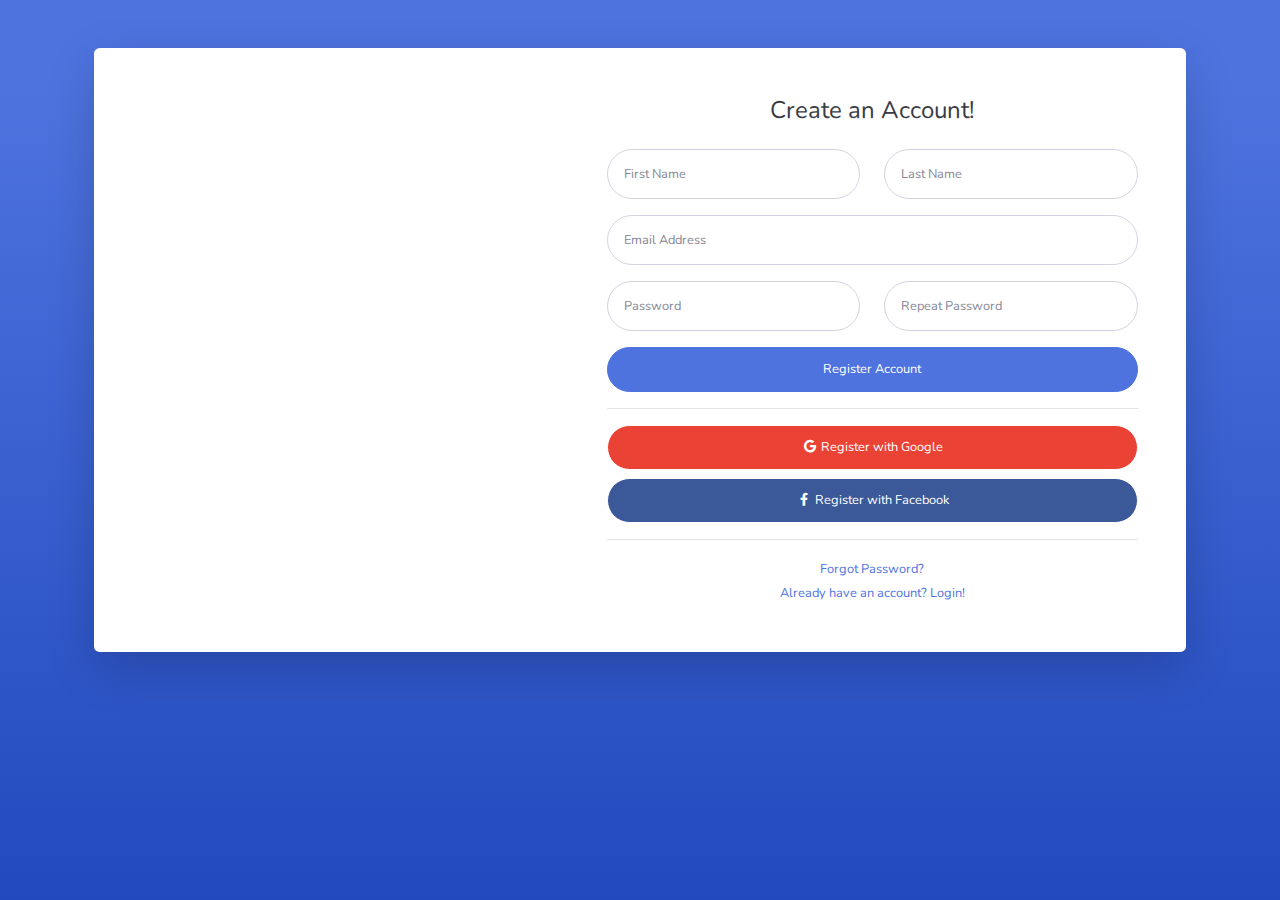
<file: PhoneService/wwwroot/Admin/register.html>
<!DOCTYPE html>
<html lang="en">

<head>

    <meta charset="utf-8">
    <meta http-equiv="X-UA-Compatible" content="IE=edge">
    <meta name="viewport" content="width=device-width, initial-scale=1, shrink-to-fit=no">
    <meta name="description" content="">
    <meta name="author" content="">

    <title>SB Admin 2 - Register</title>

    <!-- Custom fonts for this template-->
    <link href="vendor/fontawesome-free/css/all.min.css" rel="stylesheet" type="text/css">
    <link
        href="https://fonts.googleapis.com/css?family=Nunito:200,200i,300,300i,400,400i,600,600i,700,700i,800,800i,900,900i"
        rel="stylesheet">

    <!-- Custom styles for this template-->
    <link href="css/sb-admin-2.min.css" rel="stylesheet">

</head>

<body class="bg-gradient-primary">

    <div class="container">

        <div class="card o-hidden border-0 shadow-lg my-5">
            <div class="card-body p-0">
                <!-- Nested Row within Card Body -->
                <div class="row">
                    <div class="col-lg-5 d-none d-lg-block bg-register-image"></div>
                    <div class="col-lg-7">
                        <div class="p-5">
                            <div class="text-center">
                                <h1 class="h4 text-gray-900 mb-4">Create an Account!</h1>
                            </div>
                            <form class="user">
                                <div class="form-group row">
                                    <div class="col-sm-6 mb-3 mb-sm-0">
                                        <input type="text" class="form-control form-control-user" id="exampleFirstName"
                                            placeholder="First Name">
                                    </div>
                                    <div class="col-sm-6">
                                        <input type="text" class="form-control form-control-user" id="exampleLastName"
                                            placeholder="Last Name">
                                    </div>
                                </div>
                                <div class="form-group">
                                    <input type="email" class="form-control form-control-user" id="exampleInputEmail"
                                        placeholder="Email Address">
                                </div>
                                <div class="form-group row">
                                    <div class="col-sm-6 mb-3 mb-sm-0">
                                        <input type="password" class="form-control form-control-user"
                                            id="exampleInputPassword" placeholder="Password">
                                    </div>
                                    <div class="col-sm-6">
                                        <input type="password" class="form-control form-control-user"
                                            id="exampleRepeatPassword" placeholder="Repeat Password">
                                    </div>
                                </div>
                                <a href="login.html" class="btn btn-primary btn-user btn-block">
                                    Register Account
                                </a>
                                <hr>
                                <a href="index.html" class="btn btn-google btn-user btn-block">
                                    <i class="fab fa-google fa-fw"></i> Register with Google
                                </a>
                                <a href="index.html" class="btn btn-facebook btn-user btn-block">
                                    <i class="fab fa-facebook-f fa-fw"></i> Register with Facebook
                                </a>
                            </form>
                            <hr>
                            <div class="text-center">
                                <a class="small" href="forgot-password.html">Forgot Password?</a>
                            </div>
                            <div class="text-center">
                                <a class="small" href="login.html">Already have an account? Login!</a>
                            </div>
                        </div>
                    </div>
                </div>
            </div>
        </div>

    </div>

    <!-- Bootstrap core JavaScript-->
    <script src="vendor/jquery/jquery.min.js"></script>
    <script src="vendor/bootstrap/js/bootstrap.bundle.min.js"></script>

    <!-- Core plugin JavaScript-->
    <script src="vendor/jquery-easing/jquery.easing.min.js"></script>

    <!-- Custom scripts for all pages-->
    <script src="js/sb-admin-2.min.js"></script>

</body>

</html>
</file>
<file: PhoneService/wwwroot/celloria/assets/css/flaticon.css>
@font-face {
    font-family: "flaticon";
    src: url("../fonts/flaticon-b014d13cd529ac70e334da0872eecc24.ttf") format("truetype"),
	url("../fonts/flaticon-b014d13cd529ac70e334da0872eecc24.woff") format("woff"),
	url("../fonts/flaticon-b014d13cd529ac70e334da0872eecc24.woff2") format("woff2"),
	url("../fonts/flaticon-b014d13cd529ac70e334da0872eecc24.eot#iefix") format("embedded-opentype"),
	url("../fonts/flaticon-b014d13cd529ac70e334da0872eecc24.svg#flaticon") format("svg");
}

i[class^="flaticon-"]:before, i[class*=" flaticon-"]:before {
    font-family: flaticon !important;
    font-style: normal;
    font-weight: normal !important;
    font-variant: normal;
    text-transform: none;
    line-height: 1;
    -webkit-font-smoothing: antialiased;
    -moz-osx-font-smoothing: grayscale;
}

.flaticon-computer:before {
    content: "\f101";
}
.flaticon-chip:before {
    content: "\f102";
}
.flaticon-code:before {
    content: "\f103";
}
.flaticon-programming:before {
    content: "\f104";
}
.flaticon-cloud:before {
    content: "\f105";
}
.flaticon-brain:before {
    content: "\f106";
}
.flaticon-project-management:before {
    content: "\f107";
}
.flaticon-cpu:before {
    content: "\f108";
}
.flaticon-technical-support:before {
    content: "\f109";
}
.flaticon-chip-1:before {
    content: "\f10a";
}
.flaticon-brain-1:before {
    content: "\f10b";
}
.flaticon-settings:before {
    content: "\f10c";
}
.flaticon-coding:before {
    content: "\f10d";
}
.flaticon-targeted-marketing:before {
    content: "\f10e";
}
.flaticon-protection:before {
    content: "\f10f";
}
.flaticon-analysis:before {
    content: "\f110";
}
.flaticon-server:before {
    content: "\f111";
}
.flaticon-cpu-1:before {
    content: "\f112";
}
.flaticon-artificial-intelligence:before {
    content: "\f113";
}
.flaticon-super-intelligence:before {
    content: "\f114";
}
.flaticon-chip-2:before {
    content: "\f115";
}
.flaticon-light-bulb:before {
    content: "\f116";
}
.flaticon-cloud-computing:before {
    content: "\f117";
}
.flaticon-innovation:before {
    content: "\f118";
}
.flaticon-creative:before {
    content: "\f119";
}
.flaticon-stats:before {
    content: "\f11a";
}
.flaticon-business:before {
    content: "\f11b";
}
.flaticon-thumbs-up:before {
    content: "\f11c";
}
.flaticon-puzzle:before {
    content: "\f11d";
}
.flaticon-idea:before {
    content: "\f11e";
}
.flaticon-analytics:before {
    content: "\f11f";
}
.flaticon-development:before {
    content: "\f120";
}
.flaticon-certificate:before {
    content: "\f121";
}
.flaticon-gears:before {
    content: "\f122";
}
.flaticon-medal:before {
    content: "\f123";
}
.flaticon-mobile-app:before {
    content: "\f124";
}
.flaticon-phone-call:before {
    content: "\f125";
}
.flaticon-call:before {
    content: "\f126";
}
.flaticon-envelope:before {
    content: "\f127";
}
.flaticon-email:before {
    content: "\f128";
}
.flaticon-placeholder:before {
    content: "\f129";
}
.flaticon-location:before {
    content: "\f12a";
}
.flaticon-download:before {
    content: "\f12b";
}
</file>
<file: PhoneService/wwwroot/celloria/assets/css/style.css>
/*****************************************************************
    Template Name    : Macro - Computer and Mobile Repair HTML5 Website Template
    Author           : Barakah Themes
    Version          : 1.0
    Created          : 2023
    File Description : Main css file of the template
*****************************************************************/

/*****************************************************************

** - 01 - Default CSS
** - 02 - Preloader Section CSS
** - 03 - Navbar Section CSS
** - 04 - Home Section CSS
** - 05 - Features Section CSS
** - 06 - About Section CSS
** - 07 - Services Section CSS
** - 08 - Services Details CSS
** - 09 - Why Choose us Section CSS
** - 10 - Hire Section CSS
** - 11 - Tabs Solutions Section CSS
** - 12 - Gallery Section CSS
** - 13 - Counter Section CSS
** - 14 - Pricing Section CSS
** - 15 - Testimonial Section CSS
** - 16 - Team Section CSS
** - 17 - Blog Section CSS
** - 18 - Blog Details CSS
** - 19 - Partner Logo Section CSS
** - 20 - Faq Section CSS
** - 21 - Other Page Banner Title CSS
** - 22 - Contact Page CSS
** - 23 - Coming Soon Page CSS
** - 24 - 404 Error Page CSS
** - 25 - Terms & Conditions - Privacy Policy CSS
** - 26 - Footer & Copyright Section CSS

*****************************************************************/

/**************************************
 ** - 01 - Default CSS
 **************************************/

 body {
	padding: 0;
	margin: 0;
	font-size: 15px;
	font-family: "Kumbh Sans", sans-serif;
  }
  
  img {
	max-width: 100%;
	height: auto;
	border-radius: 3px;
  }
  
  button {
	outline: 0 !important;
  }
  
  dl,
  ol,
  ul {
	padding: 0;
	margin: 0;
	list-style: none;
  }
  
  .d-table {
	width: 100%;
	height: 100%;
  }
  
  .d-table-cell {
	vertical-align: middle;
  }
  
  .ptb-100 {
	padding-top: 100px;
	padding-bottom: 100px;
  }
  
  .pb-20 {
	padding-bottom: 20px;
  }
  .pb-30 {
	padding-bottom: 30px;
  }
  .pb-40 {
	padding-bottom: 40px;
  }
  .pb-50 {
	padding-bottom: 50px;
  }
  .pb-60 {
	padding-bottom: 60px;
  }
  .pb-70 {
	padding-bottom: 70px;
  }
  .pb-80 {
	padding-bottom: 80px;
  }
  .pb-90 {
	padding-bottom: 90px;
  }
  
  .pb-100 {
	padding-bottom: 100px;
  }
  
  .pt-20 {
	padding-top: 20px;
  }
  .pt-30 {
	padding-top: 30px;
  }
  .pt-40 {
	padding-top: 40px;
  }
  .pt-50 {
	padding-top: 50px;
  }
  .pt-60 {
	padding-top: 60px;
  }
  .pt-70 {
	padding-top: 70px;
  }
  .pt-80 {
	padding-top: 80px;
  }
  .pt-90 {
	padding-top: 90px;
  }
  .pt-100 {
	padding-top: 100px;
  }
  .pt-130 {
	padding-top: 130px;
  }
  
  .bg-grey {
	background-color: rgb(215, 215, 215, 0.17);
  }
  
  .section-padding {
	padding: 100px 0;
  }
  
  a {
	text-decoration: none;
	-webkit-transition: 0.4s;
	transition: 0.4s;
	outline: 0 !important;
	color: #505060;
  }
  
  a:hover {
	text-decoration: none;
	color: #007bff;
  }
  
  .h1,
  .h2,
  .h3,
  .h4,
  .h5,
  .h6,
  h1,
  h2,
  h3,
  h4,
  h5,
  h6 {
	font-weight: 600;
	line-height: 1.4;
	font-family: "Kumbh Sans", sans-serif;
  }
  
  p {
	font-size: 15px;
	line-height: 1.8;
	color: #5f5f5f;
	margin-bottom: 15px;
	font-weight: 400;
	font-family: "Kumbh Sans", sans-serif;
  }
  
  p:last-child {
	margin-bottom: 0;
  }
  
  .default-btn {
	border: none;
	position: relative;
	display: inline-block;
	text-align: center;
	overflow: hidden;
	z-index: 1;
	color: #ffffff;
	background-color: #007bff;
	-webkit-transition: 0.4s;
	transition: 0.4s;
	border-radius: 50px;
	font-weight: 600;
	font-size: 15px;
	padding-left: 35px;
	padding-right: 35px;
	padding-top: 12px;
	padding-bottom: 12px;
  }
  
  .default-btn span {
	position: absolute;
	display: block;
	width: 0;
	height: 0;
	border-radius: 50%;
	background-color: #fd5a1b;
	-webkit-transition: width 0.5s ease-in-out, height 0.5s ease-in-out;
	transition: width 0.5s ease-in-out, height 0.5s ease-in-out;
	-webkit-transform: translate(-50%, -50%);
	transform: translate(-50%, -50%);
	z-index: -1;
	border-radius: 30px;
  }
  
  .default-btn:hover,
  .default-btn:focus {
	color: #ffffff;
  }
  
  .default-btn:hover span,
  .default-btn:focus span {
	width: 225%;
	height: 562.5px;
  }
  
  .default-btn-one {
	border: none;
	position: relative;
	display: inline-block;
	text-align: center;
	overflow: hidden;
	z-index: 1;
	color: #007bff;
	background-color: #ffffff;
	-webkit-transition: 0.4s;
	transition: 0.4s;
	border-radius: 50px;
	font-weight: 600;
	font-size: 15px;
	padding-left: 35px;
	padding-right: 35px;
	padding-top: 12px;
	padding-bottom: 12px;
	margin-top: 5px;
	margin-right: 20px;
	box-shadow: 0 7px 25px rgb(123, 104, 238, 0.25);
  }
  
  .default-btn-one span {
	position: absolute;
	display: block;
	width: 0;
	height: 0;
	border-radius: 50%;
	background-color: #fd5a1b;
	-webkit-transition: width 0.5s ease-in-out, height 0.5s ease-in-out;
	transition: width 0.5s ease-in-out, height 0.5s ease-in-out;
	-webkit-transform: translate(-50%, -50%);
	transform: translate(-50%, -50%);
	z-index: -1;
	border-radius: 30px;
  }
  
  .default-btn-one:hover,
  .default-btn-one:focus {
	color: #ffffff;
  }
  
  .default-btn-one:hover span,
  .default-btn-one:focus span {
	width: 225%;
	height: 562.5px;
  }
  
  .btn-style-four {
	position: relative;
	display: inline-block;
	font-size: 16px;
	font-weight: 700;
	color: #ffffff;
	padding-left: 15px;
  }
  .btn-style-four:before {
	position: absolute;
	content: "";
	width: 7px;
	height: 7px;
	left: 0px;
	top: 16px;
	border-radius: 50%;
	transition: all 500ms ease;
  }
  .btn-style-four:before {
	background: #007bff;
  }
  
  .btn-style-four {
	color: #2d275e;
  }
  
  .btn-style-four span {
	font-size: 23px;
	padding-left: 5px;
  }
  .btn-style-four:hover {
	color: #007bff !important;
  }
  
  .section-title {
	text-align: center;
	margin-bottom: 65px;
	line-height: 1.5;
  }
  
  .section-title h6,
  .sub-title {
	position: relative;
	font-size: 15px;
	font-weight: 600;
	color: #007bff;
	display: inline-block;
	padding-left: 20px;
	text-transform: uppercase;
	margin-bottom: 15px;
  }
  
  .section-title h6:before,
  .sub-title:before {
	position: absolute;
	content: "";
	width: 7px;
	height: 7px;
	top: 7px;
	left: 0;
	background: #00b0ff;
	border-radius: 50%;
	-webkit-border-radius: 50%;
	-moz-border-radius: 50%;
  }
  
  .section-title h2 {
	font-size: 35px;
	color: #505060;
	margin: 0 0 0 0;
	font-weight: 700;
  }
  
  .color-text {
	color: #007bff;
  }
  
  .valign {
	display: -webkit-box;
	display: -ms-flexbox;
	display: flex;
	-webkit-box-align: center;
	-ms-flex-align: center;
	align-items: center;
  }
  
  /* [ Start Overlay ] */
  [data-overlay-dark],
  [data-overlay-light] {
	position: relative;
  }
  
  [data-overlay-dark] .container,
  [data-overlay-light] .container {
	position: relative;
	z-index: 2;
  }
  
  [data-overlay-dark]:before,
  [data-overlay-light]:before {
	content: "";
	position: absolute;
	width: 100%;
	height: 100%;
	top: 0;
	left: 0;
	z-index: 1;
  }
  
  [data-overlay-dark]:before {
	background: #1d2242;
  }
  
  [data-overlay-light]:before {
	background: #ffffff;
  }
  
  [data-overlay-dark] h1,
  [data-overlay-dark] h2,
  [data-overlay-dark] h3,
  [data-overlay-dark] h4,
  [data-overlay-dark] h5,
  [data-overlay-dark] h6,
  [data-overlay-dark] span,
  .bg-dark h1,
  .bg-dark h2,
  .bg-dark h3,
  .bg-dark h4,
  .bg-dark h5,
  .bg-dark h6,
  .bg-dark span,
  .bg-color h1,
  .bg-color h2,
  .bg-color h3,
  .bg-color h4,
  .bg-color h5,
  .bg-color h6,
  .bg-color span {
	color: #ffffff;
  }
  
  [data-overlay-dark] p,
  .bg-dark p,
  .bg-color p {
	color: #dad6d6;
  }
  
  [data-overlay-dark="0"]:before,
  [data-overlay-light="0"]:before {
	opacity: 0;
  }
  
  [data-overlay-dark="1"]:before,
  [data-overlay-light="1"]:before {
	opacity: 0.1;
  }
  
  [data-overlay-dark="2"]:before,
  [data-overlay-light="2"]:before {
	opacity: 0.2;
  }
  
  [data-overlay-dark="3"]:before,
  [data-overlay-light="3"]:before {
	opacity: 0.3;
  }
  
  [data-overlay-dark="4"]:before,
  [data-overlay-light="4"]:before {
	opacity: 0.4;
  }
  
  [data-overlay-dark="5"]:before,
  [data-overlay-light="5"]:before {
	opacity: 0.5;
  }
  
  [data-overlay-dark="6"]:before,
  [data-overlay-light="6"]:before {
	opacity: 0.6;
  }
  
  [data-overlay-dark="7"]:before,
  [data-overlay-light="7"]:before {
	opacity: 0.7;
  }
  
  [data-overlay-dark="8"]:before,
  [data-overlay-light="8"]:before {
	opacity: 0.8;
  }
  
  [data-overlay-dark="9"]:before,
  [data-overlay-light="9"]:before,
  [data-overlay-color="9"]:before {
	opacity: 0.9;
  }
  
  [data-overlay-dark="10"]:before,
  [data-overlay-light="10"]:before {
	opacity: 1;
  }
  
  /* [ End Overlay ] */
  /*
	   .... - - .--. ... ---... -..-. -..-. .-- .-- .-- .-.-.- - . -- .--. .-.. .- - . -- --- -. ... - . .-. .-.-.- -.-. --- -- -..-. .- ..- - .... --- .-. ... -..-. -... .- .-. .- -.- .- .... - .... . -- . ... -..-.
	  */
  
  /******************************************
	   ** - 00 -  Go Top CSS
	   ******************************************/
  .go-top {
	position: fixed;
	cursor: pointer;
	top: 0;
	right: 15px;
	color: #ffffff;
	background-color: #007bff;
	text-align: center;
	z-index: 4;
	width: 45px;
	height: 45px;
	line-height: 45px;
	opacity: 0;
	visibility: hidden;
	-webkit-transition: 0.9s;
	transition: 0.9s;
	border-radius: 3px;
  }
  
  .go-top.active {
	top: 97%;
	-webkit-transform: translateY(-98%);
	transform: translateY(-98%);
	opacity: 1;
	visibility: visible;
  }
  
  .go-top i {
	position: absolute;
	top: 50%;
	-webkit-transform: translateY(-50%);
	transform: translateY(-50%);
	left: 0;
	right: 0;
	margin: 0 auto;
	-webkit-transition: 0.4s;
	transition: 0.4s;
  }
  
  .go-top i:last-child {
	opacity: 0;
	visibility: hidden;
	top: 60%;
  }
  
  .go-top::before {
	content: "";
	position: absolute;
	top: 0;
	left: 0;
	width: 100%;
	height: 100%;
	z-index: -1;
	background: #505060;
	opacity: 0;
	visibility: hidden;
	-webkit-transition: 0.4s;
	transition: 0.4s;
	border-radius: 3px;
  }
  
  .go-top:hover,
  .go-top:focus {
	color: #ffffff;
  }
  
  .go-top:hover::before,
  .go-top:focus::before {
	opacity: 1;
	visibility: visible;
  }
  
  .go-top:hover i:first-child,
  .go-top:focus i:first-child {
	opacity: 0;
	top: 0;
	visibility: hidden;
  }
  
  .go-top:hover i:last-child,
  .go-top:focus i:last-child {
	opacity: 1;
	visibility: visible;
	top: 50%;
  }
  
  /**************************************
	   ** - 02 - Preloader Section CSS
	   **************************************/
  .preloader {
	position: fixed;
	z-index: 999999;
	background-color: #ffffff;
	width: 100%;
	height: 100%;
	text-align: center;
	left: 0;
	right: 0;
  }
  .preloader .lds-spinner {
	display: inline-block;
	position: relative;
	width: 80px;
	height: 80px;
  }
  .preloader .lds-spinner div {
	-webkit-transform-origin: 40px 40px;
	transform-origin: 40px 40px;
	-webkit-animation: lds-spinner 1.2s linear infinite;
	animation: lds-spinner 1.2s linear infinite;
  }
  .preloader .lds-spinner div::after {
	content: " ";
	display: block;
	position: absolute;
	top: 5px;
	left: 35px;
	width: 5px;
	height: 20px;
	border-radius: 20%;
	background: #007bff;
  }
  .preloader .lds-spinner div:nth-child(1) {
	-webkit-transform: rotate(0deg);
	transform: rotate(0deg);
	-webkit-animation-delay: -1.1s;
	animation-delay: -1.1s;
  }
  .preloader .lds-spinner div:nth-child(2) {
	-webkit-transform: rotate(30deg);
	transform: rotate(30deg);
	-webkit-animation-delay: -1s;
	animation-delay: -1s;
  }
  .preloader .lds-spinner div:nth-child(3) {
	-webkit-transform: rotate(60deg);
	transform: rotate(60deg);
	-webkit-animation-delay: -0.9s;
	animation-delay: -0.9s;
  }
  .preloader .lds-spinner div:nth-child(4) {
	-webkit-transform: rotate(90deg);
	transform: rotate(90deg);
	-webkit-animation-delay: -0.8s;
	animation-delay: -0.8s;
  }
  .preloader .lds-spinner div:nth-child(5) {
	-webkit-transform: rotate(120deg);
	transform: rotate(120deg);
	-webkit-animation-delay: -0.7s;
	animation-delay: -0.7s;
  }
  .preloader .lds-spinner div:nth-child(6) {
	-webkit-transform: rotate(150deg);
	transform: rotate(150deg);
	-webkit-animation-delay: -0.6s;
	animation-delay: -0.6s;
  }
  .preloader .lds-spinner div:nth-child(7) {
	-webkit-transform: rotate(180deg);
	transform: rotate(180deg);
	-webkit-animation-delay: -0.5s;
	animation-delay: -0.5s;
  }
  .preloader .lds-spinner div:nth-child(8) {
	-webkit-transform: rotate(210deg);
	transform: rotate(210deg);
	-webkit-animation-delay: -0.4s;
	animation-delay: -0.4s;
  }
  .preloader .lds-spinner div:nth-child(9) {
	-webkit-transform: rotate(240deg);
	transform: rotate(240deg);
	-webkit-animation-delay: -0.3s;
	animation-delay: -0.3s;
  }
  .preloader .lds-spinner div:nth-child(10) {
	-webkit-transform: rotate(270deg);
	transform: rotate(270deg);
	-webkit-animation-delay: -0.2s;
	animation-delay: -0.2s;
  }
  .preloader .lds-spinner div:nth-child(11) {
	-webkit-transform: rotate(300deg);
	transform: rotate(300deg);
	-webkit-animation-delay: -0.1s;
	animation-delay: -0.1s;
  }
  .preloader .lds-spinner div:nth-child(12) {
	-webkit-transform: rotate(330deg);
	transform: rotate(330deg);
	-webkit-animation-delay: 0s;
	animation-delay: 0s;
  }
  @-webkit-keyframes lds-spinner {
	0% {
	  opacity: 1;
	}
	100% {
	  opacity: 0;
	}
  }
  @keyframes lds-spinner {
	0% {
	  opacity: 1;
	}
	100% {
	  opacity: 0;
	}
  }
  
  /**************************************
	   ** - 03 - Navbar Section CSS
	   **************************************/
  .macro-responsive-nav {
	display: none;
  }
  
  .macro-nav {
	background-color: transparent;
	padding-top: 15px;
	padding-bottom: 15px;
	padding-right: 0;
	padding-left: 0;
  }
  
  .macro-nav .navbar {
	padding-right: 0;
	padding-top: 0;
	padding-left: 0;
	padding-bottom: 0;
  }
  
  .macro-nav .navbar ul {
	padding-left: 0;
	list-style-type: none;
	margin-bottom: 0;
  }
  
  .macro-nav .navbar .navbar-nav {
	margin: auto;
  }
  
  .macro-nav .navbar .navbar-nav .nav-item {
	position: relative;
	padding-top: 15px;
	padding-bottom: 15px;
	padding-left: 0;
	padding-right: 0;
  }
  
  .macro-nav.index-navber .navbar .navbar-nav .nav-item a {
	color: #555;
  }
  .macro-nav .navbar .navbar-nav .nav-item a {
	font-size: 16px;
	font-weight: 500;
	color: #ffffff;
	text-transform: capitalize;
	padding-left: 0;
	padding-right: 0;
	padding-top: 0;
	padding-bottom: 0;
	margin-left: 15px;
	margin-right: 15px;
  }
  /*
	  .macro-nav .navbar .navbar-nav .nav-item a:hover, .macro-nav .navbar .navbar-nav .nav-item a:focus, .macro-nav .navbar .navbar-nav .nav-item a.active {
		  color: #007bff;
	  }
	  */
  .macro-nav .navbar .navbar-nav .nav-item a i {
	font-size: 10px;
	position: relative;
	top: -1px;
	margin-left: 1px;
  }
  
  .macro-nav .navbar .navbar-nav .nav-item:last-child a {
	margin-right: 0;
  }
  
  .macro-nav .navbar .navbar-nav .nav-item:first-child a {
	margin-left: 0;
  }
  /*
	  .macro-nav .navbar .navbar-nav .nav-item:hover a, .macro-nav .navbar .navbar-nav .nav-item:focus a, .macro-nav .navbar .navbar-nav .nav-item.active a {
		  color: #007bff;
	  }
	  */
  .macro-nav .navbar .navbar-nav .nav-item .dropdown-menu {
	-webkit-box-shadow: 0px 0px 15px 0px rgba(0, 0, 0, 0.1);
	box-shadow: 0px 0px 15px 0px rgba(0, 0, 0, 0.1);
	background: #ffffff;
	position: absolute;
	border: none;
	top: 80px;
	left: 0;
	width: 230px;
	z-index: 99;
	display: block;
	opacity: 0;
	visibility: hidden;
	border-radius: 5px;
	overflow: hidden;
	-webkit-transition: all 0.3s ease-in-out;
	transition: all 0.3s ease-in-out;
	padding: 0px;
  }
  
  .macro-nav .navbar .navbar-nav .nav-item .dropdown-menu li {
	padding: 0;
	border-bottom: 1px solid #f1f1f1;
  }
  .macro-nav .navbar .navbar-nav .nav-item .dropdown-menu li:last-child {
	border-bottom: 0px solid transparent;
  }
  
  .macro-nav .navbar .navbar-nav .nav-item .dropdown-menu li a {
	text-transform: capitalize;
	padding: 10px 15px;
	margin: 0;
	position: relative;
	color: #505060;
	font-size: 15px;
	font-weight: 500;
	border-left: 3px solid transparent;
  }
  
  .macro-nav .navbar .navbar-nav .nav-item .dropdown-menu li a:hover,
  .macro-nav .navbar .navbar-nav .nav-item .dropdown-menu li a:focus,
  .macro-nav .navbar .navbar-nav .nav-item .dropdown-menu li a.active {
	color: #505060;
	background: #f8f8f8;
	padding-left: 20px;
	border-left: 3px solid #007bff;
  }
  
  .macro-nav .navbar .navbar-nav .nav-item .dropdown-menu li .dropdown-menu {
	left: -245px;
	top: 0;
	opacity: 0;
	visibility: hidden;
  }
  
  .macro-nav .navbar .navbar-nav .nav-item .dropdown-menu li .dropdown-menu li a {
	color: #696997;
  }
  
  .macro-nav
	.navbar
	.navbar-nav
	.nav-item
	.dropdown-menu
	li
	.dropdown-menu
	li
	a:hover,
  .macro-nav
	.navbar
	.navbar-nav
	.nav-item
	.dropdown-menu
	li
	.dropdown-menu
	li
	a:focus,
  .macro-nav
	.navbar
	.navbar-nav
	.nav-item
	.dropdown-menu
	li
	.dropdown-menu
	li
	a.active {
	color: #007bff;
  }
  
  .macro-nav
	.navbar
	.navbar-nav
	.nav-item
	.dropdown-menu
	li
	.dropdown-menu
	li
	.dropdown-menu {
	left: -245px;
	top: 0;
	opacity: 0;
	visibility: hidden;
  }
  
  .macro-nav
	.navbar
	.navbar-nav
	.nav-item
	.dropdown-menu
	li
	.dropdown-menu
	li
	.dropdown-menu
	li
	a {
	color: #696997;
	text-transform: capitalize;
  }
  
  .macro-nav
	.navbar
	.navbar-nav
	.nav-item
	.dropdown-menu
	li
	.dropdown-menu
	li
	.dropdown-menu
	li
	a:hover,
  .macro-nav
	.navbar
	.navbar-nav
	.nav-item
	.dropdown-menu
	li
	.dropdown-menu
	li
	.dropdown-menu
	li
	a:focus,
  .macro-nav
	.navbar
	.navbar-nav
	.nav-item
	.dropdown-menu
	li
	.dropdown-menu
	li
	.dropdown-menu
	li
	a.active {
	color: #007bff;
  }
  
  .macro-nav
	.navbar
	.navbar-nav
	.nav-item
	.dropdown-menu
	li
	.dropdown-menu
	li
	.dropdown-menu
	li
	.dropdown-menu {
	left: -245px;
	top: 0;
	opacity: 0;
	visibility: hidden;
  }
  
  .macro-nav
	.navbar
	.navbar-nav
	.nav-item
	.dropdown-menu
	li
	.dropdown-menu
	li
	.dropdown-menu
	li
	.dropdown-menu
	li
	a {
	color: #696997;
	text-transform: capitalize;
  }
  
  .macro-nav
	.navbar
	.navbar-nav
	.nav-item
	.dropdown-menu
	li
	.dropdown-menu
	li
	.dropdown-menu
	li
	.dropdown-menu
	li
	a:hover,
  .macro-nav
	.navbar
	.navbar-nav
	.nav-item
	.dropdown-menu
	li
	.dropdown-menu
	li
	.dropdown-menu
	li
	.dropdown-menu
	li
	a:focus,
  .macro-nav
	.navbar
	.navbar-nav
	.nav-item
	.dropdown-menu
	li
	.dropdown-menu
	li
	.dropdown-menu
	li
	.dropdown-menu
	li
	a.active {
	color: #007bff;
  }
  
  .macro-nav
	.navbar
	.navbar-nav
	.nav-item
	.dropdown-menu
	li
	.dropdown-menu
	li
	.dropdown-menu
	li
	.dropdown-menu
	li
	.dropdown-menu {
	left: 195px;
	top: 0;
	opacity: 0;
	visibility: hidden;
  }
  
  .macro-nav
	.navbar
	.navbar-nav
	.nav-item
	.dropdown-menu
	li
	.dropdown-menu
	li
	.dropdown-menu
	li
	.dropdown-menu
	li
	.dropdown-menu
	li
	a {
	color: #696997;
	text-transform: capitalize;
  }
  
  .macro-nav
	.navbar
	.navbar-nav
	.nav-item
	.dropdown-menu
	li
	.dropdown-menu
	li
	.dropdown-menu
	li
	.dropdown-menu
	li
	.dropdown-menu
	li
	a:hover,
  .macro-nav
	.navbar
	.navbar-nav
	.nav-item
	.dropdown-menu
	li
	.dropdown-menu
	li
	.dropdown-menu
	li
	.dropdown-menu
	li
	.dropdown-menu
	li
	a:focus,
  .macro-nav
	.navbar
	.navbar-nav
	.nav-item
	.dropdown-menu
	li
	.dropdown-menu
	li
	.dropdown-menu
	li
	.dropdown-menu
	li
	.dropdown-menu
	li
	a.active {
	color: #007bff;
  }
  
  .macro-nav
	.navbar
	.navbar-nav
	.nav-item
	.dropdown-menu
	li
	.dropdown-menu
	li
	.dropdown-menu
	li
	.dropdown-menu
	li
	.dropdown-menu
	li
	.dropdown-menu {
	left: 195px;
	top: 0;
	opacity: 0;
	visibility: hidden;
  }
  
  .macro-nav
	.navbar
	.navbar-nav
	.nav-item
	.dropdown-menu
	li
	.dropdown-menu
	li
	.dropdown-menu
	li
	.dropdown-menu
	li
	.dropdown-menu
	li
	.dropdown-menu
	li
	a {
	color: #696997;
	text-transform: capitalize;
  }
  
  .macro-nav
	.navbar
	.navbar-nav
	.nav-item
	.dropdown-menu
	li
	.dropdown-menu
	li
	.dropdown-menu
	li
	.dropdown-menu
	li
	.dropdown-menu
	li
	.dropdown-menu
	li
	a:hover,
  .macro-nav
	.navbar
	.navbar-nav
	.nav-item
	.dropdown-menu
	li
	.dropdown-menu
	li
	.dropdown-menu
	li
	.dropdown-menu
	li
	.dropdown-menu
	li
	.dropdown-menu
	li
	a:focus,
  .macro-nav
	.navbar
	.navbar-nav
	.nav-item
	.dropdown-menu
	li
	.dropdown-menu
	li
	.dropdown-menu
	li
	.dropdown-menu
	li
	.dropdown-menu
	li
	.dropdown-menu
	li
	a.active {
	color: #007bff;
  }
  
  .macro-nav
	.navbar
	.navbar-nav
	.nav-item
	.dropdown-menu
	li
	.dropdown-menu
	li
	.dropdown-menu
	li
	.dropdown-menu
	li
	.dropdown-menu
	li
	.dropdown-menu
	li
	.dropdown-menu {
	left: 195px;
	top: 0;
	opacity: 0;
	visibility: hidden;
  }
  
  .macro-nav
	.navbar
	.navbar-nav
	.nav-item
	.dropdown-menu
	li
	.dropdown-menu
	li
	.dropdown-menu
	li
	.dropdown-menu
	li
	.dropdown-menu
	li
	.dropdown-menu
	li
	.dropdown-menu
	li
	a {
	color: #696997;
	text-transform: capitalize;
  }
  
  .macro-nav
	.navbar
	.navbar-nav
	.nav-item
	.dropdown-menu
	li
	.dropdown-menu
	li
	.dropdown-menu
	li
	.dropdown-menu
	li
	.dropdown-menu
	li
	.dropdown-menu
	li
	.dropdown-menu
	li
	a:hover,
  .macro-nav
	.navbar
	.navbar-nav
	.nav-item
	.dropdown-menu
	li
	.dropdown-menu
	li
	.dropdown-menu
	li
	.dropdown-menu
	li
	.dropdown-menu
	li
	.dropdown-menu
	li
	.dropdown-menu
	li
	a:focus,
  .macro-nav
	.navbar
	.navbar-nav
	.nav-item
	.dropdown-menu
	li
	.dropdown-menu
	li
	.dropdown-menu
	li
	.dropdown-menu
	li
	.dropdown-menu
	li
	.dropdown-menu
	li
	.dropdown-menu
	li
	a.active {
	color: #007bff;
  }
  
  .macro-nav
	.navbar
	.navbar-nav
	.nav-item
	.dropdown-menu
	li
	.dropdown-menu
	li
	.dropdown-menu
	li
	.dropdown-menu
	li
	.dropdown-menu
	li
	.dropdown-menu
	li.active
	a {
	color: #007bff;
  }
  
  .macro-nav
	.navbar
	.navbar-nav
	.nav-item
	.dropdown-menu
	li
	.dropdown-menu
	li
	.dropdown-menu
	li
	.dropdown-menu
	li
	.dropdown-menu
	li
	.dropdown-menu
	li:hover
	.dropdown-menu {
	opacity: 1;
	visibility: visible;
	top: -15px;
	-webkit-transition: 0.4s;
	transition: 0.4s;
  }
  
  .macro-nav
	.navbar
	.navbar-nav
	.nav-item
	.dropdown-menu
	li
	.dropdown-menu
	li
	.dropdown-menu
	li
	.dropdown-menu
	li
	.dropdown-menu
	li.active
	a {
	color: #007bff;
  }
  
  .macro-nav
	.navbar
	.navbar-nav
	.nav-item
	.dropdown-menu
	li
	.dropdown-menu
	li
	.dropdown-menu
	li
	.dropdown-menu
	li
	.dropdown-menu
	li:hover
	.dropdown-menu {
	opacity: 1;
	visibility: visible;
	top: -15px;
	-webkit-transition: 0.4s;
	transition: 0.4s;
  }
  
  .macro-nav
	.navbar
	.navbar-nav
	.nav-item
	.dropdown-menu
	li
	.dropdown-menu
	li
	.dropdown-menu
	li
	.dropdown-menu
	li.active
	a {
	color: #007bff;
  }
  
  .macro-nav
	.navbar
	.navbar-nav
	.nav-item
	.dropdown-menu
	li
	.dropdown-menu
	li
	.dropdown-menu
	li
	.dropdown-menu
	li:hover
	.dropdown-menu {
	opacity: 1;
	visibility: visible;
	top: -15px;
	-webkit-transition: 0.4s;
	transition: 0.4s;
  }
  
  .macro-nav
	.navbar
	.navbar-nav
	.nav-item
	.dropdown-menu
	li
	.dropdown-menu
	li
	.dropdown-menu
	li.active
	a {
	color: #007bff;
  }
  
  .macro-nav
	.navbar
	.navbar-nav
	.nav-item
	.dropdown-menu
	li
	.dropdown-menu
	li
	.dropdown-menu
	li:hover
	.dropdown-menu {
	opacity: 1;
	visibility: visible;
	top: -15px;
	-webkit-transition: 0.4s;
	transition: 0.4s;
  }
  
  .macro-nav
	.navbar
	.navbar-nav
	.nav-item
	.dropdown-menu
	li
	.dropdown-menu
	li.active
	a {
	color: #007bff;
  }
  
  .macro-nav
	.navbar
	.navbar-nav
	.nav-item
	.dropdown-menu
	li
	.dropdown-menu
	li:hover
	.dropdown-menu {
	opacity: 1;
	visibility: visible;
	top: -15px;
	-webkit-transition: 0.4s;
	transition: 0.4s;
  }
  
  .macro-nav .navbar .navbar-nav .nav-item .dropdown-menu li.active a {
	color: #007bff;
  }
  
  .macro-nav
	.navbar
	.navbar-nav
	.nav-item
	.dropdown-menu
	li:hover
	.dropdown-menu {
	opacity: 1;
	visibility: visible;
	top: -15px;
	-webkit-transition: 0.4s;
	transition: 0.4s;
  }
  
  .macro-nav .navbar .navbar-nav .nav-item:hover .dropdown-menu {
	opacity: 1;
	visibility: visible;
	top: 100%;
	-webkit-transition: 0.4s;
	transition: 0.4s;
  }
  
  .macro-nav .navbar .other-option {
	margin-left: 0;
	margin-top: 5px;
  }
  
  .macro-nav .navbar .other-option .default-btn {
	font-size: 15px;
	box-shadow: 0 2px 15px rgb(123, 104, 238, 0.15);
  }
  
  .macro-nav .navbar .other-option .default-btn.nav-btn-1 {
	margin-right: 15px;
  }
  
  .macro-nav .black-logo {
	display: none;
  }
  
  .navbar-area {
	background-color: #06063f;
	-webkit-transition: 0.4s;
	transition: 0.4s;
	position: absolute;
	z-index: 999;
	left: 0;
	top: 0;
	width: 100%;
	height: auto;
	color: #007bff;
  }
  
  .navbar-area.is-sticky {
	position: fixed;
	top: 0;
	left: 0;
	width: 100%;
	z-index: 999;
	-webkit-box-shadow: 0 2px 28px 0 rgba(0, 0, 0, 0.06);
	box-shadow: 0 2px 28px 0 rgba(0, 0, 0, 0.06);
	background: #ffffff !important;
	-webkit-animation: 500ms ease-in-out 0s normal fadeInDown;
	animation: 500ms ease-in-out 0s normal fadeInDown;
	-webkit-transition: 0.4s;
	transition: 0.4s;
  }
  
  .navbar-area.is-sticky .navbar-nav .nav-item a {
	color: #505050;
  }
  
  .navbar-area.is-sticky .navbar-nav .nav-item a:hover,
  .navbar-area.is-sticky .navbar-nav .nav-item a:focus,
  .navbar-area.is-sticky .navbar-nav .nav-item a.active {
	color: #007bff;
  }
  
  .navbar-area.is-sticky .macro-nav .navbar-brand .white-logo {
	display: none;
  }
  
  .navbar-area.is-sticky .macro-nav .navbar-brand .black-logo {
	display: block;
  }
  
  @media only screen and (max-width: 991px) {
	.navbar-area {
	  padding-top: 20px;
	  padding-bottom: 20px;
	}
  
	.navbar-area.is-sticky {
	  border-bottom: none;
	  -webkit-box-shadow: 0 7px 13px 0 rgba(0, 0, 0, 0.1);
	  box-shadow: 0 7px 13px 0 rgba(0, 0, 0, 0.1);
	  padding-top: 20px;
	  padding-bottom: 20px;
	}
  
	.navbar-area.is-sticky .logo .white-logo {
	  display: none;
	}
  
	.navbar-area.is-sticky .logo .black-logo {
	  display: block;
	}
  
	.macro-responsive-nav {
	  display: block;
	}
  
	.macro-responsive-nav .macro-responsive-menu {
	  position: relative;
	}
  
	.macro-responsive-nav .macro-responsive-menu.mean-container .mean-nav ul {
	  font-size: 15px;
	}
  
	.macro-responsive-nav
	  .macro-responsive-menu.mean-container
	  .mean-nav
	  ul
	  li
	  a {
	  font-size: 15px;
	}
  
	.macro-responsive-nav
	  .macro-responsive-menu.mean-container
	  .mean-nav
	  ul
	  li
	  a.active {
	  color: #007bff;
	}
  
	.macro-responsive-nav
	  .macro-responsive-menu.mean-container
	  .mean-nav
	  ul
	  li
	  li
	  a {
	  font-size: 15px;
	}
  
	.macro-responsive-nav .macro-responsive-menu.mean-container .navbar-nav {
	  overflow-y: scroll;
	  height: 270px;
	  -webkit-box-shadow: 0 7px 13px 0 rgba(0, 0, 0, 0.1);
	  box-shadow: 0 7px 13px 0 rgba(0, 0, 0, 0.1);
	}
  
	.macro-responsive-nav .macro-responsive-menu.mean-container .others-options {
	  display: none;
	}
  
	.macro-responsive-nav .mean-container a.meanmenu-reveal {
	  color: #505060;
	}
  
	.macro-responsive-nav .mean-container a.meanmenu-reveal span {
	  background: #505060;
	}
  
	.macro-responsive-nav .logo {
	  position: relative;
	  width: 50%;
	  z-index: 999;
	}
  
	.macro-responsive-nav .logo .white-logo {
	  display: block;
	}
  
	.macro-responsive-nav .logo .black-logo {
	  display: none;
	}
  
	.macro-nav {
	  display: none;
	}
  }
  
  /**************************************
	   ** - 04 - Home Section CSS
	   **************************************/
  .home-area {
	overflow: hidden;
	position: relative;
	z-index: 1;
	height: 720px;
	background-color: #3c3742;
  }
  
  .home-area:before {
	position: absolute;
	content: "";
	top: 0;
	left: 0;
	right: 0;
	width: 100%;
	height: 100%;
	opacity: 0.4;
	background: url("../img/slider-1.jpg") no-repeat center/cover;
  }
  
  .grey-cr {
	position: absolute;
	z-index: -1;
	left: -10%;
	bottom: -20%;
	height: 500px;
	width: 500px;
	border-radius: 500px;
	background: rgb(215, 215, 215, 0.17);
  }
  .main-banner-content {
	text-align: center;
	padding-top: 70px;
  }
  
  .main-banner-content h3 {
	color: #fd5a1b;
	font-size: 15px;
	font-weight: 600;
	padding: 7px 25px;
	margin: 0 0 15px 0;
	background-color: #ffffff;
	display: inline-block;
	border-radius: 50px;
	word-spacing: 2px;
  }
  
  .main-banner-content h1 {
	font-size: 45px;
	color: #ffffff;
	margin: 0 0 20px 0;
	font-weight: 700;
  }
  
  .main-banner-content p {
	color: #ffffff;
	font-size: 16px;
	margin: 0 0 0 0;
  }
  
  .main-banner-content .banner-btn {
	margin-top: 25px;
  }
  
  .home-area .banner-image {
	text-align: center;
	padding-top: 30px;
  }
  
  .home-area .creative-shape {
	position: absolute;
	z-index: -1;
	left: 0;
	bottom: -5px;
	width: 100%;
	height: auto;
  }
  
  .home-area.home-3 .main-banner-content h3 {
	color: #fd5a1b;
	font-size: 16px;
	font-weight: 600;
	padding: 7px 25px;
	margin: 0 0 15px 0;
	background-color: #ffffff;
	display: inline-block;
	border-radius: 50px;
  }
  
  .home-area.home-3 .main-banner-content h1 {
	font-size: 50px;
	color: #ffffff;
	margin: 0 0 20px 0;
	font-weight: 700;
  }
  
  /**************************************
	   ** - 04 - Home Slider Section CSS
	   **************************************/
  .slider {
	position: relative;
  }
  
  .slider.fixed-slider {
	position: fixed;
	top: 0;
	left: 0;
	right: 0;
  }
  
  .slider .swiper-slide-active {
	z-index: 3;
  }
  
  .slider .parallax-slider {
	position: relative;
	height: 700px;
  }
  
  .slider .parallax-slider .swiper-slide {
	position: relative;
	overflow: hidden;
	width: 100%;
	min-height: 100vh;
	padding-bottom: 50px;
  }
  
  .slider .parallax-slider .swiper-slide .bg-img {
	position: absolute;
	top: 0;
	right: 0;
	bottom: 0;
	left: 0;
	background-size: cover;
  }
  
  .slider .parallax-slider .swiper-slide-active .caption h1 {
	opacity: 1;
	animation: fadeInLeft 0.8s;
	-webkit-animation-delay: 1s;
	animation-delay: 0.3s;
  }
  
  .slider .parallax-slider .caption {
	text-align: center;
	padding-top: 70px;
  }
  
  .slider .parallax-slider .caption h1 {
	font-size: 50px;
	font-weight: 700;
	color: #ffffff;
	opacity: 1;
	visibility: visible;
	line-height: normal;
  }
  .slider .parallax-slider .caption p {
	color: #ffffff;
	font-weight: 500;
	margin-top: 20px;
	margin-bottom: 20px;
	opacity: 1;
  }
  
  .slider .parallax-slider .swiper-slide-active .caption p {
	color: #ffffff;
	font-weight: 500;
	opacity: 1;
	animation: fadeInRight 0.8s;
  }
  
  .slider .parallax-slider .swiper-slide-active .caption .home-slider-btn {
	position: relative;
	opacity: 1;
	animation: fadeInLeft 1s;
	-webkit-transition: all 0.4s;
	-o-transition: all 0.4s;
	transition: all 0.4s;
  }
  
  .slider .control-text {
	position: absolute;
	z-index: 8;
	top: 50%;
	width: 100%;
	height: auto;
	align-items: center;
	display: flex;
	justify-content: space-between;
  }
  .slider .control-text .swiper-nav-ctrl {
	color: #ffffff;
	font-size: 15px;
	font-weight: 600;
	margin-left: 15px;
	margin-right: 15px;
	position: static;
	width: auto;
	height: auto;
	display: inline-block;
	background: transparent;
	padding: 5px 10px;
	border-radius: 3px;
  }
  
  .slider .control-text .swiper-nav-ctrl:after {
	font-size: 18px;
	width: 60px;
	height: 60px;
	line-height: 60px;
	border-radius: 50%;
	display: block;
	text-align: center;
	background: rgb(0, 0, 0, 0.3);
  }
  .slider .swiper-pagination-bullets {
	bottom: 20px;
  }
  .slider .swiper-pagination-bullet {
	background: #ffffff;
	opacity: 0.4;
  }
  .slider .swiper-pagination-bullet-active {
	background: #ffffff;
	opacity: 1;
  }
  
  /**************************************
	   ** - 05 - Features Section CSS
	   **************************************/
  .features-section .section-title {
	margin-bottom: 35px;
  }
  
  .single-features-item {
	position: relative;
	z-index: 1;
	display: block;
	padding: 40px 25px;
	text-align: center;
	border-radius: 10px;
	background-color: #ffffff;
	margin-top: 30px;
	overflow: hidden;
	-webkit-box-shadow: 0px 2px 25px 0px rgb(110, 110, 110, 0.12);
	-moz-box-shadow: 0px 2px 25px 0px rgb(110, 110, 110, 0.12);
	box-shadow: 0px 2px 25px 0px rgb(110, 110, 110, 0.12);
	-webkit-transition: all 500ms ease-out;
	transition: all 500ms ease-out;
  }
  
  .single-features-item:before {
	position: absolute;
	content: "";
	left: 0;
	right: 0;
	bottom: 0;
	min-width: 100%;
	border-bottom: 2px solid #007bff;
	border-bottom-left-radius: 10px;
	border-bottom-right-radius: 10px;
	transform: scaleX(0);
	-webkit-transition: all 400ms ease-out;
	transition: all 400ms ease-out;
	will-change: transform;
  }
  .single-features-item:hover:before {
	transform: scaleX(1);
  }
  
  .features-icon {
	display: inline-block;
	margin-bottom: 25px;
	-webkit-transition: 0.5s;
	transition: 0.5s;
	will-change: transform;
  }
  
  .features-icon i {
	color: #007bff;
	font-size: 38px;
	width: 75px;
	height: 75px;
	display: flex;
	align-items: center;
	justify-content: center;
	margin: auto;
	background: rgb(215, 215, 215, 0.17);
	border-radius: 50%;
	-webkit-transition: 0.5s;
	transition: 0.5s;
  }
  
  .single-features-item h3 {
	font-size: 18px;
	font-weight: 600;
	margin-bottom: 0;
	-webkit-transition: all 400ms ease-out;
	transition: all 400ms ease-out;
  }
  
  .single-features-item h3 a {
	display: inline-block;
  }
  
  .single-features-item p {
	font-size: 15px;
	margin-top: 15px;
	margin-bottom: 0;
	-webkit-transition: all 400ms ease-out;
	transition: all 400ms ease-out;
	will-change: transform;
  }
  
  .single-features-item:hover {
	-webkit-transform: translateY(-7px);
	transform: translateY(-7px);
  }
  
  .single-features-item:hover .features-icon i {
	color: #ffffff;
	background: #007bff;
  }
  
  /**************************************
	   ** - 06 - About Section CSS
	   **************************************/
  .about-area {
	position: relative;
	z-index: 1;
  }
  .about-content {
	margin-left: 20px;
  }
  
  .about-content.about-content-2 {
	margin-right: 0;
	margin-left: 0;
  }
  
  .about-content h2 {
	font-size: 35px;
	font-weight: 700;
	margin-bottom: 20px;
  }
  
  .about-content p {
	margin-bottom: 15px;
  }
  
  .about-content .about-feature-list {
	margin-top: 20px;
  }
  
  .about-content .about-feature-list li {
	color: #747576;
	margin-bottom: 10px;
  }
  
  .about-content .about-feature-list li:last-child {
	margin-bottom: 0px;
  }
  
  .about-content .about-feature-list i {
	color: #007bff;
	font-size: 14px;
	display: inline-block;
	height: 30px;
	width: 30px;
	line-height: 30px;
	margin-right: 10px;
	background-color: transparent;
	border-left: 1px solid rgb(0, 0, 0, 0.1);
	border-radius: 50px;
	-webkit-transition: all 400ms ease-out;
	transition: all 400ms ease-out;
	text-align: center;
	background: -webkit-gradient(
	  90deg,
	  rgb(215, 215, 215, 0.03) 0%,
	  rgb(215, 215, 215, 0) 100%
	);
	background: linear-gradient(
	  90deg,
	  rgb(215, 215, 215, 0.3) 0%,
	  rgb(215, 215, 215, 0) 100%
	);
  }
  
  .about-image {
	text-align: center;
  }
  .about-image img {
	border-radius: 5px;
  }
  
  .about-area .skills {
	margin-top: 30px;
  }
  .about-area .skills .skill-item {
	margin-bottom: 25px;
  }
  
  .about-area .skills .skill-item:last-child {
	margin-bottom: 0px;
  }
  
  .about-area .skills .skill-item h6 {
	position: relative;
	z-index: 4;
	font-size: 15px;
	text-transform: capitalize;
	font-weight: 600;
	margin-bottom: 10px;
  }
  .about-area .skills .skill-item h6 em {
	float: right;
	font-size: 15px;
	font-style: normal;
  }
  .about-area .skills .skill-item .skill-progress {
	position: relative;
	height: 6px;
	border-radius: 5px;
	background: #f1f1fa;
	overflow: hidden;
  }
  .about-area .skills .skill-item .skill-progress .progres {
	position: absolute;
	top: 0;
	left: 0;
	height: 100%;
	width: 10%;
	background-color: #007bff;
	-webkit-transition: all 1.5s;
	transition: all 1.5s;
  }
  
  .about-image .waves-box {
	position: absolute;
	left: 50%;
	top: 50%;
	z-index: 1;
	-webkit-transform: translateY(-50%) translateX(-50%);
	transform: translateY(-50%) translateX(-50%);
  }
  .about-image .iq-video {
	z-index: 9;
	position: relative;
	font-size: 30px;
	color: #007bff;
	width: 70px;
	height: 70px;
	line-height: 70px;
	display: inline-block;
	text-align: center;
	background-color: #ffffff;
	border-radius: 100%;
  }
  .about-image .iq-video:hover {
	color: #ffffff;
	background-color: #007bff;
  }
  .about-image .iq-video i {
	margin-left: 5px;
  }
  .about-image .iq-waves {
	position: absolute;
	left: -30px;
	top: -30px;
	z-index: 2;
  }
  .about-image .iq-waves .waves {
	position: absolute;
	width: 130px;
	height: 130px;
	background: rgba(255, 255, 255, 0.65);
	opacity: 0;
	-ms-filter: "progid:DXImageTransform.Microsoft.Alpha(Opacity=0)";
	border-radius: 50%;
	background-clip: padding-box;
	-webkit-animation: waves 3s ease-in-out infinite;
	animation: waves 3s ease-in-out infinite;
  }
  .about-image .iq-waves .wave-1 {
	-webkit-animation-delay: 0s;
	animation-delay: 0s;
  }
  .about-image .iq-waves .wave-2 {
	-webkit-animation-delay: 1s;
	animation-delay: 1s;
  }
  .about-image .iq-waves .wave-3 {
	-webkit-animation-delay: 2s;
	animation-delay: 2s;
  }
  @-webkit-keyframes waves {
	0% {
	  -webkit-transform: scale(0.2, 0.2);
	  transform: scale(0.2, 0.2);
	  opacity: 0;
	  -ms-filter: "progid:DXImageTransform.Microsoft.Alpha(Opacity=0)";
	}
	50% {
	  opacity: 0.9;
	  -ms-filter: "progid:DXImageTransform.Microsoft.Alpha(Opacity=90)";
	}
	100% {
	  -webkit-transform: scale(0.9, 0.9);
	  transform: scale(0.9, 0.9);
	  opacity: 0;
	  -ms-filter: "progid:DXImageTransform.Microsoft.Alpha(Opacity=0)";
	}
  }
  @keyframes waves {
	0% {
	  -webkit-transform: scale(0.2, 0.2);
	  transform: scale(0.2, 0.2);
	  opacity: 0;
	  -ms-filter: "progid:DXImageTransform.Microsoft.Alpha(Opacity=0)";
	}
	50% {
	  opacity: 0.9;
	  -ms-filter: "progid:DXImageTransform.Microsoft.Alpha(Opacity=90)";
	}
	100% {
	  -webkit-transform: scale(0.9, 0.9);
	  transform: scale(0.9, 0.9);
	  opacity: 0;
	  -ms-filter: "progid:DXImageTransform.Microsoft.Alpha(Opacity=0)";
	}
  }
  
  .about-image .years-design {
	position: absolute;
	left: 0px;
	bottom: 0px;
	right: 0px;
	text-align: left;
	padding: 10px 40px 20px 40px;
	background: #ffffff;
	border-bottom: 3px solid #007bff;
	-webkit-box-shadow: -1px 3px 20px 0px rgb(82, 90, 101, 0.1);
	box-shadow: -1px 3px 20px 0px rgb(82, 90, 101, 0.1);
  }
  
  .about-image .years-design h2 {
	font-size: 75px;
	font-weight: 700;
	background: url("../img/banner-bg.jpg") no-repeat;
	background-position: 50% 65%;
	-webkit-background-clip: text;
	-webkit-text-fill-color: transparent;
	line-height: 1;
	margin: 0;
  }
  .about-image .years-design h5 {
	color: #007bff;
	font-size: 18px;
	font-weight: 600;
	margin-top: 10px;
  }
  
  /**************************************
	   ** - 07 - Services Section CSS
	   **************************************/
  .services-section .section-title {
	margin-bottom: 35px;
  }
  
  .single-services-item {
	position: relative;
	z-index: 1;
	display: block;
	padding: 35px 30px;
	text-align: left;
	border-radius: 5px;
	background-color: #ffffff;
	margin-top: 30px;
	overflow: hidden;
	-webkit-box-shadow: 0px 2px 25px 0px rgb(110, 110, 110, 0.12);
	-moz-box-shadow: 0px 2px 25px 0px rgb(110, 110, 110, 0.12);
	box-shadow: 0px 2px 25px 0px rgb(110, 110, 110, 0.12);
	-webkit-transition: all 500ms ease-out;
	transition: all 500ms ease-out;
  }
  
  .services-icon {
	color: #007bff;
	font-size: 37px;
	width: 80px;
	height: 80px;
	padding: 17px 17px;
	display: flex;
	align-items: center;
	justify-content: center;
	margin-bottom: 25px;
	border-radius: 10px;
	background: -webkit-gradient(
	  90deg,
	  rgb(215, 215, 215, 0.03) 0%,
	  rgb(215, 215, 215, 0.2) 100%
	);
	background: linear-gradient(
	  90deg,
	  rgb(215, 215, 215, 0.03) 0%,
	  rgb(215, 215, 215, 0.2) 100%
	);
	-webkit-transition: 0.5s;
	transition: 0.5s;
  }
  
  .services-icon img {
  }
  
  .single-services-item h3 {
	font-size: 18px;
	font-weight: 600;
	margin-bottom: 0;
	-webkit-transition: all 400ms ease-out;
	transition: all 400ms ease-out;
  }
  
  .single-services-item h3 a {
	display: inline-block;
  }
  
  .single-services-item p {
	font-size: 15px;
	margin-top: 15px;
	margin-bottom: 0;
	-webkit-transition: all 400ms ease-out;
	transition: all 400ms ease-out;
	will-change: transform;
  }
  
  .single-services-item .services-btn-link {
	margin-top: 16px;
  }
  
  .single-services-item .services-btn-link .services-link {
	position: relative;
	display: inline-block;
	color: #007bff;
	font-size: 15px;
	font-weight: 500;
	text-decoration: underline;
	-webkit-transition: all 400ms ease-out;
	transition: all 400ms ease-out;
  }
  .single-services-item .services-btn-link .services-link i {
	position: absolute;
	top: 5.5px;
	font-size: 13px;
	padding-left: 6px;
  }
  
  /**************************************
	   ** - 07 - Services Two Section CSS
	   **************************************/
  .services-section-two {
	position: relative;
	z-index: 1;
  }
  
  .single-services-two {
	position: relative;
	z-index: 1;
	text-align: center;
	border-radius: 5px;
	background-color: #ffffff;
	margin-bottom: 30px;
	overflow: hidden;
	-webkit-box-shadow: -1px 3px 20px 0px rgba(82, 90, 101, 0.1);
	-moz-box-shadow: -1px 3px 20px 0px rgba(82, 90, 101, 0.1);
	box-shadow: -1px 3px 20px 0px rgba(82, 90, 101, 0.1);
	-webkit-transition: all 400ms ease-out;
	transition: all 400ms ease-out;
	will-change: transform;
  }
  .single-services-two:before {
	position: absolute;
	content: "";
	left: 0;
	right: 0;
	bottom: 0;
	min-width: 100%;
	border-bottom: 2px solid #1dc2cf;
	border-bottom-left-radius: 5px;
	border-bottom-right-radius: 5px;
	transform: scaleX(0);
	-webkit-transition: all 400ms ease-out;
	transition: all 400ms ease-out;
	will-change: transform;
  }
  .single-services-two:hover:before {
	transform: scaleX(1);
  }
  
  .single-services-two .services-two-img img {
	display: block;
	width: 100%;
  }
  .single-services-two .services-two-info {
	padding: 30px 20px;
  }
  
  .single-services-two .services-two-info h3 {
	font-size: 18px;
	margin-bottom: 0;
	-webkit-transition: all 400ms ease-out;
	transition: all 400ms ease-out;
  }
  
  .single-services-two .services-two-info h3 a {
	display: inline-block;
  }
  
  .single-services-two .services-two-info p {
	font-size: 15px;
	margin-top: 12px;
	margin-bottom: 0;
	-webkit-transition: all 400ms ease-out;
	transition: all 400ms ease-out;
  }
  
  .single-services-two .services-two-info .services-two-btn-box {
	margin-top: 15px;
  }
  
  .single-services-two
	.services-two-info
	.services-two-btn-box
	.services-btn-link {
	display: inline-block;
	font-size: 15px;
	color: #333;
	font-weight: 500;
	-webkit-transition: all 400ms ease-out;
	transition: all 400ms ease-out;
	will-change: transform;
  }
  
  .single-services-two .services-two-btn-box a i {
	color: #007bff;
	font-size: 14px;
	width: 35px;
	height: 35px;
	line-height: 35px;
	border: 1px solid #007bff;
	background-color: transparent;
	margin-right: 8px;
	border-radius: 30px;
	-webkit-transition: all 400ms ease-out;
	transition: all 400ms ease-out;
  }
  
  .single-services-two:hover {
	-webkit-transform: translateY(-5px);
	transform: translateY(-5px);
  }
  
  .single-services-two:hover h3 {
	color: #333;
  }
  
  .single-services-two:hover h3 a {
	color: #333;
  }
  
  .single-services-two:hover p {
	color: #333;
  }
  
  .single-services-two:hover .services-two-btn-box .services-btn-link {
	color: #1dc2cf;
  }
  
  .single-services-two:hover .services-two-btn-box i {
	color: #ffffff;
	background-color: #007bff;
  }
  
  /****************************************
	   ** - 08 - Services Details CSS
	   ****************************************/
  .services-details-image {
	text-align: center;
	margin-bottom: 40px;
  }
  .services-details-image img {
	border-radius: 5px;
  }
  
  .services-details-content h3 {
	font-size: 25px;
	margin-bottom: 15px;
  }
  .services-details-content .features-text {
	margin-top: 20px;
  }
  
  .services-details-content .features-text h4 {
	font-size: 18px;
	font-weight: 600;
	margin-bottom: 12px;
  }
  
  .services-details-content .features-text .service-features-list {
	margin-bottom: 25px;
  }
  
  .services-details-content .features-text .service-features-list li {
	color: #747576;
	margin-bottom: 10px;
  }
  
  .services-details-content .features-text .service-features-list li:last-child {
	margin-bottom: 0px;
  }
  
  .services-details-content .features-text .service-features-list i {
	color: #007bff;
	font-size: 16px;
	display: inline-block;
	margin-right: 5px;
  }
  
  .services-widget .widget {
	padding: 30px 25px;
	margin-top: 35px;
	border-radius: 5px;
	background-color: rgb(11, 11, 49, 0.05);
  }
  
  .services-widget .widget:first-child {
	margin-top: 0;
  }
  
  .services-widget .widget .widget-title {
	position: relative;
	font-size: 22px;
	padding-bottom: 10px;
	margin-bottom: 30px;
	text-transform: capitalize;
	border-bottom: 1px solid #ffffff;
  }
  
  .services-widget .widget .widget-title::before {
	content: "";
	position: absolute;
	bottom: -1px;
	left: 0;
	width: 50px;
	height: 1px;
	background-color: #007bff;
  }
  
  .services-widget .widget_categories ul {
	padding-left: 0;
	margin-bottom: 0;
	list-style-type: none;
  }
  
  .services-widget .widget_categories ul li {
	position: relative;
	color: #747576;
	font-size: 15px;
	font-weight: 600;
	margin-bottom: 12px;
  }
  
  .services-widget .widget_categories ul li:last-child {
	margin-bottom: 0;
  }
  
  .services-widget .widget_categories ul li a {
	color: #ffffff;
	font-size: 15px;
	font-weight: 600;
	padding: 12px 15px;
	display: block;
	border-radius: 5px;
	background-color: #007bff;
	transition: all ease 350ms;
	-moz-transition: all ease 350ms;
	-webkit-transition: all ease 350ms;
  }
  
  .services-widget .widget_categories ul li a:hover {
	color: #ffffff;
	background-color: #fd5a1b;
  }
  .widget_download_btn a {
	padding: 12px 20px;
	display: block;
	border-radius: 5px;
  }
  .widget_download_btn a:first-child {
	margin: 0 0 12px;
  }
  
  /**************************************
	   ** - 09 - Why Choose us Section CSS
	   **************************************/
  .choose-content h2 {
	font-size: 33px;
	color: #505060;
	font-weight: 700;
	margin: 0 0 15px 0;
  }
  
  .choose-content p {
	margin: 0 0 0 0;
  }
  
  .choose-content .features-list {
	display: -ms-flexbox;
	display: -webkit-box;
	display: flex;
	-ms-flex-wrap: wrap;
	flex-wrap: wrap;
	padding-left: 0;
	list-style-type: none;
	margin-bottom: 0;
	margin-top: 16px;
	margin-left: -10px;
	margin-right: -10px;
  }
  
  .choose-content .features-list li {
	-ms-flex: 0 0 50%;
	-webkit-box-flex: 0;
	flex: 0 0 50%;
	max-width: 50%;
	margin-top: 25px;
	padding-left: 10px;
	padding-right: 10px;
  }
  
  .choose-content .features-list li span {
	display: block;
	background-color: #ffffff;
	border-radius: 5px 5px 5px 5px;
	padding: 15px 10px;
	padding-left: 12px;
	z-index: 1;
	position: relative;
	-webkit-transition: 0.4s;
	transition: 0.4s;
	color: #505060;
	font-size: 15px;
	font-weight: 500;
	border-left: 2px solid #007bff;
	-webkit-box-shadow: -1px 3px 20px 0px rgb(82, 90, 101, 0.1);
	box-shadow: -1px 3px 20px 0px rgb(82, 90, 101, 0.1);
	overflow: hidden;
  }
  .choose-content .features-list li span i {
	color: #007bff;
	font-size: 15px;
	margin-right: 5px;
	-webkit-transition: 0.4s;
	transition: 0.4s;
  }
  
  .choose-content .features-list li span:hover {
	color: #ffffff;
	padding-left: 15px;
  }
  
  .choose-content .features-list li span:hover i {
	color: #ffffff;
  }
  
  .choose-content .features-list li span.active {
	color: #ffffff;
  }
  
  .choose-content .features-list li span.active i {
	color: #ffffff;
  }
  
  .choose-content .features-list li span::before {
	content: "";
	position: absolute;
	z-index: -1;
	top: 0;
	left: 0;
	right: 100%;
	bottom: 0;
	border-radius: 0px 0px 0px 0px;
	background-color: #007bff;
	-webkit-transition: 0.4s;
	transition: 0.4s;
  }
  
  .choose-content .features-list li span.active:before {
	right: 0;
  }
  .choose-content .features-list li span:hover::before {
	right: 0;
  }
  
  .choose-image {
	text-align: center;
  }
  
  /*********************************
	   ** - 10 - Hire Section CSS
	   *********************************/
  .hire-section {
	position: relative;
	z-index: 1;
	background-image: url("../img/banner-bg.jpg");
	background-position: center center;
	background-size: cover;
	background-repeat: no-repeat;
	text-align: center;
	padding: 70px 0;
  }
  
  .hire-section::before {
	content: "";
	position: absolute;
	z-index: -1;
	left: 0;
	top: 0;
	height: 100%;
	width: 100%;
	opacity: 0.7;
	background-color: #121630;
  }
  
  .hire-content h3 {
	font-size: 25px;
	font-weight: 600;
	color: #ffffff;
	margin-bottom: 21px;
	display: inline-block;
  }
  .hire-content h3 i {
	margin-right: 10px;
  }
  
  .hire-content h2 {
	font-size: 35px;
	color: #ffffff;
	margin: 0;
	font-weight: 700;
  }
  
  .hire-content p {
	color: #ffffff;
	font-size: 16px;
	margin: 15px 0 0 0;
  }
  
  .hire-content .hire-btn {
	margin-top: 20px;
  }
  
  .hire-content .hire-btn .default-btn {
	margin-right: 15px;
  }
  
  /*********************************************
	   ** - 11 - Tabs Solutions Section CSS
	   *********************************************/
  .tab .tabs_item {
	display: none;
  }
  
  .tab .tabs_item:first-child {
	display: block;
  }
  
  .solutions-list-tab .tabs {
	padding-left: 0;
	list-style-type: none;
	display: -webkit-box;
	display: -ms-flexbox;
	display: flex;
	-ms-flex-wrap: wrap;
	flex-wrap: wrap;
	justify-content: center;
	margin-bottom: 50px;
  }
  
  .solutions-list-tab .tabs li {
	-webkit-box-flex: 4;
	-ms-flex: 4 0 16.6666666667%;
	flex: 4 0 16.6666666667%;
	max-width: 23.666667%;
	text-align: center;
	margin-right: 30px;
	margin-left: 0;
  }
  
  .solutions-list-tab .tabs li:last-child {
	margin-right: 0;
  }
  
  .solutions-list-tab .tabs li a {
	display: block;
	color: #292a2c;
	font-size: 16px;
	font-weight: 600;
	padding-left: 15px;
	padding-right: 15px;
	padding-top: 15px;
	padding-bottom: 15px;
	border-radius: 3px;
	-webkit-box-shadow: 0 5px 40px 0 rgba(0, 0, 0, 0.11);
	box-shadow: 0 5px 40px 0 rgba(0, 0, 0, 0.11);
  }
  
  .solutions-list-tab .tabs li a span {
	display: block;
	margin-top: 0;
  }
  
  .solutions-list-tab .tabs li.current a,
  .solutions-list-tab .tabs li:hover a {
	color: #ffffff;
	background-color: #007bff;
  }
  .home-1-tab .solutions-list-tab .tabs li.current a,
  .home-1-tab .solutions-list-tab .tabs li:hover a {
	color: #ffffff;
	background: #007bff;
  }
  
  .home-2-tab .solutions-list-tab .tabs li.current a,
  .home-2-tab .solutions-list-tab .tabs li:hover a {
	color: #ffffff;
	background: #007bff;
  }
  
  .solutions-list-tab .tab_container .tabs_item .tab-solution-content {
	margin: 15px 0;
  }
  
  .solutions-list-tab .tab_container .tabs_item .tab-solution-content h3 {
	font-size: 17px;
	color: #393953;
	margin: 0 0 10px 0;
	font-weight: 600;
  }
  .solutions-list-tab .tab_container .tabs_item .tab-solution-content h3 i {
	color: #007bff;
	margin-right: 5px;
  }
  
  .solutions-list-tab .tab_container .tabs_item .tab-solution-content p {
	margin: 0 0 0 0;
  }
  
  .solutions-list-tab .tab_container .tabs_item .tab-solution-content .tab-list {
	padding-left: 0;
	margin-bottom: 25px;
	margin-top: 25px;
  }
  
  .solutions-list-tab
	.tab_container
	.tabs_item
	.tab-solution-content
	.tab-list
	li {
	font-size: 15px;
	color: #5f5f5f;
	list-style-type: none;
	padding-bottom: 10px;
  }
  
  .solutions-list-tab
	.tab_container
	.tabs_item
	.tab-solution-content
	.tab-list
	li:last-child {
	padding-bottom: 0;
  }
  
  .solutions-list-tab
	.tab_container
	.tabs_item
	.tab-solution-content
	.tab-list
	i {
	font-size: 15px;
	color: #007bff;
	margin-right: 5px;
  }
  
  .tab-image {
	text-align: center;
  }
  .tab-image img {
	border-radius: 5px;
  }
  
  /**************************************
	   ** - 12 - Gallery Section CSS
	   **************************************/
  .gallery-area {
	position: relative;
  }
  
  .gallery-area .gallery-list {
	text-align: center;
	margin-bottom: 25px;
  }
  
  .gallery-area .gallery-list .nav {
	display: inline-block;
	margin: 0;
	position: relative;
  }
  
  .gallery-area .gallery-list .nav li {
	display: inline-block;
	font-size: 16px;
	font-weight: 600;
	margin: 0 10px;
	padding: 12px 30px;
	background-color: #ffffff;
	cursor: pointer;
	border-radius: 3px;
	-webkit-box-shadow: 0px 5px 30px 0px rgba(148, 146, 245, 0.15);
	box-shadow: 0px 5px 30px 0px rgba(148, 146, 245, 0.15);
	transition: all 0.4s ease 0s;
	-moz-transition: all 0.5s ease-in-out 0s;
	-ms-transition: all 0.5s ease-in-out 0s;
	-o-transition: all 0.5s ease-in-out 0s;
	-webkit-transition: all 0.5s ease-in-out 0s;
	transition: all 0.5s ease-in-out 0s;
  }
  
  .gallery-area .gallery-list .nav li:hover,
  .gallery-area .gallery-list .nav li.filter-active {
	color: #ffffff;
	background-color: #007bff;
	-moz-transition: all 0.5s ease-in-out 0s;
	-ms-transition: all 0.5s ease-in-out 0s;
	-o-transition: all 0.5s ease-in-out 0s;
	-webkit-transition: all 0.5s ease-in-out 0s;
	transition: all 0.5s ease-in-out 0s;
  }
  
  .gallery-area .gallery-container {
	display: inline-block;
	width: 100%;
  }
  
  .gallery-area .gallery-grid-item {
	overflow: hidden;
  }
  
  .gallery-grid-item img {
	width: 100%;
	border-radius: 5px;
  }
  
  .gallery-item {
	position: relative;
	display: block;
	overflow: hidden;
	border-radius: 0px;
	margin-top: 30px;
  }
  
  .gallery-item .gallery-content-overlay {
	position: absolute;
	z-index: 2;
	top: 10px;
	left: 10px;
	right: 10px;
	bottom: 10px;
	border-radius: 5px;
	visibility: hidden;
	opacity: 0;
	-webkit-transform: scale(0);
	transform: scale(0);
	background-color: rgb(0, 123, 255, 0.6);
	-webkit-transition: all 0.3s ease-out 0s;
	-o-transition: all 0.3s ease-out 0s;
	transition: all 0.3s ease-out 0s;
  }
  
  .gallery-item .gallery-popup-icon {
	position: absolute;
	z-index: 3;
	top: 50%;
	left: 50%;
	-webkit-transform: translate(-50%, -50%);
	-ms-transform: translate(-50%, -50%);
	transform: translate(-50%, -50%);
	-webkit-transition: 0.3s all ease;
	-o-transition: 0.3s all ease;
	transition: 0.3s all ease;
	opacity: 0;
	visibility: hidden;
	text-align: center;
	display: inline-block;
  }
  
  .gallery-item .gallery-popup-icon i {
	color: #007bff;
	font-size: 20px;
	width: 50px;
	height: 50px;
	line-height: 50px;
	border-radius: 50%;
	border: 1px solid #ffffff;
	text-align: center;
	background-color: #fff;
  }
  .gallery-item:hover .gallery-popup-icon {
	opacity: 1;
	visibility: visible;
  }
  
  .gallery-item:hover .gallery-content-overlay {
	visibility: visible;
	opacity: 1;
	-webkit-transform: scale(1);
	-moz-transform: scale(1);
	-ms-transform: scale(1);
	-o-transform: scale(1);
	transform: scale(1);
  }
  
  /**************************************
	   ** - 12 - Gallery Two Section CSS
	   **************************************/
  .single-gallery-two {
	position: relative;
	margin-bottom: 30px;
	overflow: hidden;
	border-radius: 5px;
  }
  
  .single-gallery-two:before {
	content: "";
	position: absolute;
	z-index: 1;
	top: 0%;
	left: 0%;
	width: 100%;
	height: 100%;
	opacity: 0;
	visibility: hidden;
	background-color: #000;
	transition: 0.5s;
  }
  .single-gallery-two:hover:before {
	opacity: 0.5;
	visibility: visible;
  }
  
  .single-gallery-two .gallery-two-img-box {
	overflow: hidden;
  }
  .single-gallery-two .gallery-two-img-box img {
	-webkit-transition: all 0.5s;
	transition: all 0.5s;
  }
  .single-gallery-two:hover .gallery-two-img-box img {
	-webkit-transform: scale(1.05, 1.05);
	-ms-transform: scale(1.05, 1.05);
	transform: scale(1.05, 1.05);
	-webkit-transition: all 0.7s ease;
	-moz-transition: all 0.7s ease;
	-o-transition: all 0.7s ease;
	-ms-transition: all 0.7s ease;
	transition: all 0.7s ease;
  }
  
  .single-gallery-two .gallery-two-overlay-icon {
	position: absolute;
	z-index: 3;
	top: 50%;
	left: 50%;
	-webkit-transform: translate(-50%, -50%);
	-ms-transform: translate(-50%, -50%);
	transform: translate(-50%, -50%);
	margin-top: 30px;
	-webkit-transition: 0.3s all ease;
	-o-transition: 0.3s all ease;
	transition: 0.3s all ease;
	opacity: 0;
	visibility: hidden;
	text-align: center;
	display: inline-block;
  }
  
  .single-gallery-two .gallery-two-overlay-icon i {
	color: #007bff;
	font-size: 20px;
	width: 50px;
	height: 50px;
	line-height: 50px;
	border-radius: 50%;
	border: 1px solid #ffffff;
	text-align: center;
	background-color: #fff;
  }
  .single-gallery-two:hover .gallery-two-overlay-icon {
	margin-top: 0;
	opacity: 1;
	visibility: visible;
  }
  
  /***********************************
	   ** - 13 - Counter Section CSS
	   ***********************************/
  .counter-area {
	text-align: center;
	position: relative;
	z-index: 1;
	color: #ffffff;
	text-align: center;
	background: url("../img/banner-bg.jpg");
	background-repeat: no-repeat;
	background-size: cover;
	background-position: center;
  }
  .counter-area::after {
	content: "";
	position: absolute;
	z-index: -1;
	top: 0;
	left: 0;
	padding: 0;
	height: 100%;
	width: 100%;
	opacity: 0.7;
	background-color: #121630;
  }
  .counter-area .section-title h5 {
	color: #ffffff;
  }
  .counter-area .section-title h2 {
	color: #ffffff;
  }
  .counter-contents h2 {
	color: #ffffff;
	font-size: 45px;
	font-weight: 700;
	margin-bottom: 5px;
	word-spacing: -10px;
  }
  .counter-contents h3 {
	color: #ffffff;
	font-size: 18px;
	font-weight: 600;
  }
  
  /***********************************
	   ** - 14 - Pricing Section CSS
	   ***********************************/
  .price-area {
  }
  .price-area .section-title {
	text-align: center;
	margin-bottom: 35px;
  }
  .single-price-item {
	background: #ffffff;
	box-shadow: 0 3px 30px -3px rgba(0, 0, 0, 0.1);
	border-radius: 5px;
	overflow: hidden;
	margin-top: 30px;
	transition: box-shadow 0.2s ease, z-index 0s 0.2s ease,
	  -webkit-transform 0.2s ease;
	transition: box-shadow 0.2s ease, transform 0.2s ease, z-index 0s 0.2s ease;
	transition: box-shadow 0.2s ease, transform 0.2s ease, z-index 0s 0.2s ease,
	  -webkit-transform 0.2s ease;
  }
  .single-price-item:hover {
	transform: translate3d(0, -5px, 0);
	-webkit-transform: translate3d(0, -5px, 0);
	-webkit-box-shadow: 0 10px 40px rgba(0, 0, 0, 0.1);
	box-shadow: 0 10px 40px rgba(0, 0, 0, 0.1);
  }
  .single-price-item.active .pricing-header {
	position: relative;
	overflow: hidden;
	z-index: 1;
  }
  
  .single-price-item.active .pricing-header:before {
	content: "";
	position: absolute;
	width: 100%;
	height: 100%;
	top: 0;
	left: 0;
	right: 0;
	margin: auto;
	z-index: -1;
	background: #007bff;
  }
  .home-1-price .single-price-item.active .pricing-header:before {
	background: #007bff; /* fallback for old browsers */
	background: -webkit-linear-gradient(
	  to right,
	  #ff5e62,
	  #007bff
	); /* Chrome 10-25, Safari 5.1-6 */
	background: linear-gradient(
	  to right,
	  #ff5e62,
	  #007bff
	); /* W3C, IE 10+/ Edge, Firefox 16+, Chrome 26+, Opera 12+, Safari 7+ */
  }
  .home-2-price .single-price-item.active .pricing-header:before {
	background: #007bff; /* fallback for old browsers */
	background: -webkit-linear-gradient(
	  to right,
	  #007bff,
	  #007bff
	); /* Chrome 10-25, Safari 5.1-6 */
	background: linear-gradient(
	  to right,
	  #007bff,
	  #007bff
	); /* W3C, IE 10+/ Edge, Firefox 16+, Chrome 26+, Opera 12+, Safari 7+ */
  }
  
  .single-price-item.active .pricing-header .pricing-title {
	color: #ffffff;
  }
  
  .single-price-item .pricing-header {
	text-align: center;
	display: block;
	position: relative;
	padding: 50px 15px;
	background-color: #ffffff;
	border-bottom: 2px solid #ededed;
  }
  
  .single-price-item .pricing-header .pricing-title {
	font-weight: 700;
	font-size: 25px;
	color: #3b566e;
  }
  
  .single-price-item .pricing-body {
	margin-bottom: 30px;
  }
  
  .single-price-item .pricing-body .price-content {
	text-align: center;
	margin-top: 40px;
	margin-bottom: 30px;
  }
  
  .single-price-item .pricing-body .price-content .currency {
	height: 47px;
	font-weight: 600;
	font-size: 18px;
	color: #007bff;
	position: relative;
	top: -15px;
  }
  
  .single-price-item .pricing-body .price-content .price {
	font-weight: 700;
	font-size: 34px;
	color: #007bff;
	letter-spacing: 1px;
  }
  
  .single-price-item .pricing-body .price-content .period {
	font-weight: 700;
	font-size: 15px;
	color: #333;
	letter-spacing: 0.88px;
  }
  
  .single-price-item .pricing-body .list li {
	text-align: center;
	margin-bottom: 12px;
	font-weight: 400;
	font-size: 15px;
	color: #ccdcea;
	letter-spacing: 0.3px;
	text-decoration: line-through;
  }
  
  .single-price-item .pricing-body .list li.active {
	color: #333;
	text-decoration: none;
  }
  
  .single-price-item .pricing-footer {
	text-align: center;
  }
  
  .single-price-item .pricing-footer a {
	margin-bottom: 40px;
	margin-top: 0;
  }
  
  /**************************************
	   ** - 15 - Testimonial Section CSS
	   **************************************/
  .testimonial-section {
	text-align: center;
	position: relative;
	z-index: 1;
  }
  
  .single-testimonial {
	position: relative;
	background: #ffffff;
	padding: 30px 15px;
	border-radius: 5px;
  }
  
  .single-testimonial .testimonial-content {
	margin-bottom: 25px;
	text-align: center;
  }
  
  .single-testimonial .rating-box {
	margin-bottom: 10px;
  }
  .rating-box ul li {
	display: inline-block;
	margin-right: 0px;
  }
  
  .rating-box ul li i {
	color: #ffce39;
	font-size: 16px;
  }
  
  .single-testimonial .testimonial-content p {
	font-size: 15px;
	color: #333;
	font-style: italic;
	line-height: 1.8;
	letter-spacing: 1px;
  }
  
  .single-testimonial .avatar {
	margin: 0 auto;
	margin-bottom: 15px;
  }
  
  .single-testimonial .avatar img {
	border-radius: 50%;
	border: 5px solid #f8f8f8;
	width: 90px;
	margin: 0 auto;
  }
  
  .single-testimonial .testimonial-bio {
	text-align: center;
  }
  
  .single-testimonial .testimonial-bio .bio-info h3 {
	color: #333;
	font-size: 18px;
	font-weight: 600;
	margin-top: 0;
  }
  
  .single-testimonial .testimonial-bio .bio-info span {
	color: #333;
	font-size: 15px;
	font-weight: 500;
  }
  
  .testimonial-slider.owl-theme .owl-nav {
	opacity: 0;
	visibility: hidden;
	margin-top: 0;
	-webkit-transition: 0.4s;
	transition: 0.4s;
  }
  
  .testimonial-slider.owl-theme .owl-nav [class*="owl-"] {
	position: absolute;
	left: 10px;
	top: 50%;
	-webkit-transform: translateY(-50%);
	transform: translateY(-50%);
	margin: 0;
	padding: 0;
	background-color: #ffffff;
	-webkit-transition: 0.4s;
	transition: 0.4s;
	color: #333;
	font-size: 18px;
	width: 50px;
	height: 45px;
	line-height: 50px;
  }
  
  .testimonial-slider.owl-theme .owl-nav [class*="owl-"].owl-next {
	left: auto;
	right: 10px;
  }
  
  .testimonial-slider.owl-theme .owl-nav [class*="owl-"]:hover {
	color: #007bff;
	background-color: transparent;
  }
  
  .testimonial-slider.owl-theme .owl-dots {
	line-height: 0.01;
	margin-top: 30px;
	margin-bottom: 0;
  }
  
  .testimonial-slider.owl-theme .owl-dots .owl-dot span {
	width: 10px;
	height: 10px;
	margin: 0 4px;
	background-color: #ffffff;
	-webkit-transition: 0.4s;
	transition: 0.4s;
	border-radius: 30px;
  }
  
  .testimonial-slider.owl-theme .owl-dots .owl-dot:hover span {
	background-color: #007bff;
  }
  
  .testimonial-slider.owl-theme .owl-dots .owl-dot.active span {
	background-color: #007bff;
  }
  
  .testimonial-slider.owl-theme:hover .owl-nav {
	opacity: 1;
	visibility: visible;
  }
  
  /******************************************
	   ** - 15 - Testimonial Two Section CSS
	   ******************************************/
  .testimonial-design-two {
	position: relative;
	z-index: 1;
  }
  
  .testimonial-design-two .section-title {
	margin-bottom: 30px;
  }
  
  .testimonial-design-two .owl-stage-outer {
	margin: 0 -8px;
	padding-left: 8px;
	padding-top: 0.35rem;
  }
  .single-testimonial-two .testimonial-two-content {
	display: block;
	margin: 0px 15px;
  }
  .testimonial-two-content .testimonial-text {
	position: relative;
	display: block;
	background: #ffffff;
	padding: 45px 30px 40px 30px;
	margin: 40px 0px;
	box-shadow: 0 10px 35px 15px #ededf1;
	border-radius: 5px;
  }
  .testimonial-two-content .testimonial-text:after {
	position: absolute;
	content: "";
	background: #ffffff;
	width: 50px;
	height: 50px;
	left: 25px;
	bottom: -20px;
	transform: rotate(-45deg);
  }
  .testimonial-two-content .testimonial-text .logo-box {
	display: inline-block;
	margin-bottom: 10px;
  }
  
  .testimonial-two-content .testimonial-text p {
  }
  
  .testimonial-two-content .testimonial-text .rating-box {
	margin-top: 15px;
  }
  
  .testimonial-two-content .testimonial-text .rating-box ul li {
	display: inline-block;
  }
  
  .testimonial-two-content .testimonial-text .rating-box ul li i {
	color: #ffce39;
	font-size: 16px;
  }
  .testimonial-two-content .author-info-box {
	-webkit-box-orient: vertical;
	-webkit-box-direction: normal;
	flex-direction: row;
	display: flex;
	-webkit-box-align: center;
	align-items: center;
	text-align: left;
	padding: 20px 0px;
	margin-left: 10px;
  }
  
  .testimonial-two-content .author-info-box .author-img img {
	border-radius: 50%;
	border: 5px solid #ffffff;
	width: 90px;
	margin: 0 auto;
	-webkit-box-shadow: 0 3px 15px rgba(218, 225, 232, 0.85);
	box-shadow: 0 3px 15px rgba(218, 225, 232, 0.85);
  }
  .testimonial-two-content .author-info-box .author-img {
	margin-right: 18px;
  }
  .testimonial-two-content .author-info-box h3 {
	color: #333;
	font-size: 18px;
	font-weight: 600;
	margin-top: 0;
  }
  
  .testimonial-two-content .author-info-box span {
	color: #505060;
	font-size: 15px;
	font-weight: 500;
  }
  
  /* owl theme */
  
  .owl-theme .owl-nav.disabled + .owl-dots {
	margin-top: 20px;
  }
  .owl-theme .owl-dots .owl-dot span {
	width: 7px;
	height: 7px;
	margin: 5px 5px;
	background-color: rgba(0, 0, 0, 0.1);
	display: block;
	-webkit-backface-visibility: visible;
	transition: opacity 0.2s ease;
	border-radius: 3px;
	transition: 0.3s;
	border: 2px solid transparent;
  }
  .owl-theme .owl-dots .owl-dot.active span {
	background-color: #5764ec !important;
	width: 7px;
	height: 7px;
	transition: 0.3s;
	-webkit-box-shadow: 0 1px 5px #5764ec;
	box-shadow: 0 1px 5px #5764ec;
  }
  .owl-theme .owl-dots .owl-dot:hover span {
	background-color: transparent;
	border: 2px solid #5764ec;
	transition: 0.3s;
  }
  
  /**********************************
	   ** - 16 - Team Section CSS
	   **********************************/
  .team-area {
  }
  
  .team-area .section-title {
	margin-bottom: 35px;
  }
  .single-team-box {
	margin-top: 30px;
	overflow: hidden;
	-webkit-transition: 0.5s;
	transition: 0.5s;
  }
  .team-image {
	position: relative;
	z-index: 1;
	border-radius: 5px;
	overflow: hidden;
	margin: 0 auto;
  }
  
  .team-image::before {
	content: "";
	position: absolute;
	z-index: 2;
	top: 0;
	left: 0;
	padding: 0;
	height: 100%;
	width: 100%;
	opacity: 0;
	visibility: hidden;
	background-color: #000;
	-webkit-transition: 0.5s;
	transition: 0.5s;
  }
  .single-team-box:hover .team-image::before {
	opacity: 0.8;
	visibility: visible;
  }
  
  .single-team-box .team-image img {
	width: 100%;
	height: auto;
	-webkit-transition: 0.5s;
	transition: 0.5s;
  }
  
  .single-team-box:hover .team-image img {
	-webkit-transform: scale(1.1);
	-ms-transform: scale(1.1);
	-o-transform: scale(1.1);
	transform: scale(1.1);
  }
  
  .team-social-icon {
	position: absolute;
	z-index: 5;
	bottom: -50px;
	width: 100%;
	text-align: center;
	-webkit-transition: 0.5s;
	transition: 0.5s;
  }
  .single-team-box:hover .team-social-icon {
	bottom: 20px;
	-webkit-transition: 0.5s;
	transition: 0.5s;
  }
  
  .team-social-icon a {
	margin: 5px;
	color: #007bff;
	font-size: 16px;
	display: inline-block;
	-webkit-transition: all 0.3s;
	-o-transition: all 0.3s;
	transition: all 0.3s;
	will-change: transform;
  }
  .team-social-icon a i {
	width: 30px;
	height: 30px;
	line-height: 30px;
	background: #ffffff;
	border-radius: 3px;
  }
  
  .team-info {
	padding: 20px 15px 15px;
	text-align: center;
	background: #fbfbfb;
	border-radius: 5px;
	margin-top: 5px;
	-webkit-transition: 0.5s;
	transition: 0.5s;
  }
  .team-info h3 {
	color: #333;
	font-size: 18px;
	font-weight: 600;
	margin-bottom: 5px;
  }
  .team-info span {
	color: #007bff;
	font-size: 15px;
	font-weight: 500;
	display: block;
  }
  
  /**********************************
	   ** - 17 - Blog Section CSS
	   **********************************/
  .blog-single-item {
	border-radius: 3px;
	overflow: hidden;
	background-color: #ffffff;
	position: relative;
	margin-bottom: 30px;
	-webkit-transition: 0.4s;
	transition: 0.4s;
  }
  
  .blog-single-item .blog-description {
	border-top: none;
	text-align: center;
	padding: 25px 20px 0px 20px;
  }
  
  .blog-single-item .blog-description .blog-list {
	padding-left: 0;
	margin-bottom: 10px;
	-webkit-transition: 0.4s;
	transition: 0.4s;
  }
  
  .blog-single-item .blog-description .blog-list li {
	list-style-type: none;
	display: inline-block;
	font-size: 15px;
	font-weight: 500;
	margin-right: 15px;
	color: #007bff;
  }
  
  .blog-single-item .blog-description .blog-list li:last-child {
	margin-right: 0;
  }
  
  .blog-single-item .blog-description .blog-list li i {
	margin-right: 3px;
	position: relative;
	top: -1px;
  }
  
  .blog-single-item .blog-description .blog-list li i::before {
	font-size: 15px;
  }
  
  .blog-single-item .blog-description .blog-list a {
	color: #007bff;
	text-decoration: none;
  }
  
  .blog-single-item .blog-description .blog-content {
	-webkit-transition: 0.4s;
	transition: 0.4s;
  }
  
  .blog-single-item .blog-description .blog-content h3 {
	color: #505060;
	font-size: 18px;
	margin-bottom: 15px;
	line-height: 25px;
	-webkit-transition: 0.4s;
	transition: 0.4s;
	line-height: 32px;
	font-weight: 600;
	display: inline-block;
  }
  
  .blog-single-item .blog-description .blog-content h3:hover {
	color: #007bff;
	-webkit-transition: 0.5s;
	transition: 0.5s;
	text-decoration: none;
  }
  
  .blog-single-item .blog-description .blog-content p {
	margin: 0;
	font-size: 15px;
	color: #6a6c72;
  }
  
  .blog-single-item .blog-description .blog-content a {
	text-decoration: none;
  }
  
  .blog-single-item .blog-description .blog-content .blog-btn {
	margin-top: 20px;
  }
  
  .blog-single-item:hover .blog-content h3 {
	color: #007bff;
  }
  
  /**********************************
	   ** - 18 - Blog Details CSS
	   **********************************/
  .blog-details-desc .article-content {
	margin-top: 30px;
  }
  
  .blog-details-desc .article-content .entry-meta {
	margin-bottom: -8px;
  }
  
  .blog-details-desc .article-content .entry-meta ul {
	padding-left: 0;
	margin-bottom: 0;
	list-style-type: none;
  }
  
  .blog-details-desc .article-content .entry-meta ul li {
	position: relative;
	display: inline-block;
	color: #505060;
	margin-right: 21px;
  }
  
  .blog-details-desc .article-content .entry-meta ul li span {
	display: inline-block;
	color: #505060;
	font-weight: 500;
  }
  
  .blog-details-desc .article-content .entry-meta ul li a {
	display: inline-block;
	color: #5f5f5f;
  }
  
  .blog-details-desc .article-content .entry-meta ul li a:hover {
	color: #007bff;
  }
  
  .blog-details-desc .article-content .entry-meta ul li i {
	color: #007bff;
	margin-right: 2px;
  }
  
  .blog-details-desc .article-content .entry-meta ul li::before {
	content: "";
	position: absolute;
	top: 12px;
	right: -15px;
	width: 6px;
	height: 1px;
	background: #007bff;
  }
  
  .blog-details-desc .article-content .entry-meta ul li:last-child {
	margin-right: 0;
  }
  
  .blog-details-desc .article-content .entry-meta ul li:last-child::before {
	display: none;
  }
  
  .blog-details-desc .article-content h3 {
	margin-bottom: 15px;
	margin-top: 25px;
	font-size: 24px;
  }
  
  .blog-details-desc .article-content .wp-block-gallery.columns-3 {
	padding-left: 0;
	list-style-type: none;
	display: -ms-flexbox;
	display: -webkit-box;
	display: flex;
	-ms-flex-wrap: wrap;
	flex-wrap: wrap;
	margin-right: -10px;
	margin-left: -10px;
	margin-bottom: 30px;
	margin-top: 30px;
  }
  
  .blog-details-desc .article-content .wp-block-gallery.columns-3 li {
	-ms-flex: 0 50%;
	-webkit-box-flex: 0;
	flex: 0 50%;
	max-width: 50%;
	padding-right: 10px;
	padding-left: 10px;
  }
  
  .blog-details-desc .article-content .wp-block-gallery.columns-3 li figure {
	margin-bottom: 0;
  }
  
  .blog-details-desc .article-footer {
	display: -ms-flexbox;
	display: -webkit-box;
	display: flex;
	-ms-flex-wrap: wrap;
	flex-wrap: wrap;
	margin-top: 30px;
  }
  
  .blog-details-desc .article-footer .article-tags {
	-ms-flex: 0 0 50%;
	-webkit-box-flex: 0;
	flex: 0 0 50%;
	max-width: 50%;
	color: #5f5f5f;
  }
  
  .blog-details-desc .article-footer .article-tags span {
	display: inline-block;
	color: #333;
	font-size: 15px;
	font-weight: 600;
	margin-right: 5px;
  }
  
  .blog-details-desc .article-footer .article-tags a:last-child {
	margin-right: 0px;
  }
  .blog-details-desc .article-footer .article-tags a {
	display: inline-block;
	color: #007bff;
	font-weight: 600;
	font-size: 14px !important;
	padding: 6px 13px;
	border: 1px solid #007bff;
	background: transparent;
	margin-top: 8px;
	margin-right: 5px;
	border-radius: 50px;
  }
  
  .blog-details-desc .article-footer .article-tags a:hover {
	color: #ffffff;
	background-color: #007bff;
	border-color: #007bff;
  }
  
  .blog-details-desc .article-footer .article-share {
	-ms-flex: 0 0 50%;
	-webkit-box-flex: 0;
	flex: 0 0 50%;
	max-width: 50%;
  }
  
  .blog-details-desc .article-footer .article-share .social {
	padding-left: 0;
	list-style-type: none;
	text-align: right;
	margin-bottom: 0;
  }
  
  .blog-details-desc .article-footer .article-share .social li {
	display: inline-block;
	margin-right: 5px;
  }
  .blog-details-desc .article-footer .article-share .social li:last-child {
	margin-right: 0;
  }
  
  .blog-details-desc .article-footer .article-share .social li span {
	display: inline-block;
	margin-right: 5px;
	color: #333;
	font-size: 15px;
	font-weight: 600;
  }
  
  .blog-details-desc .article-footer .article-share .social li a {
	color: #007bff;
	display: inline-block;
	background: transparent;
	width: 35px;
	height: 35px;
	line-height: 35px;
	text-align: center;
	border: 1px dashed #007bff;
	border-radius: 25px;
  }
  
  .blog-details-desc .article-footer .article-share .social li a i {
	font-size: 14px;
	line-height: 30px;
  }
  
  .blog-details-desc .article-footer .article-share .social li a:hover {
	color: #ffffff;
	background-color: #007bff;
  }
  
  .blog-details-desc .post-navigation {
	margin-top: 30px;
  }
  
  blockquote,
  .blockquote {
	overflow: hidden;
	background-color: #fafafa;
	padding: 50px !important;
	position: relative;
	text-align: center;
	z-index: 1;
	margin-bottom: 20px;
	margin-top: 20px;
  }
  
  blockquote p,
  .blockquote p {
	color: #505060;
	line-height: 1.6;
	margin-bottom: 0;
	font-style: italic;
	font-weight: 500;
	font-size: 24px !important;
  }
  
  blockquote cite,
  .blockquote cite {
	display: none;
  }
  
  blockquote::before,
  .blockquote::before {
	color: #efefef;
	content: "\f10e";
	position: absolute;
	left: 50px;
	top: -50px;
	z-index: -1;
	font-family: "Font Awesome 5 Free";
	font-size: 140px;
	font-weight: 900;
  }
  
  blockquote::after,
  .blockquote::after {
	content: "";
	position: absolute;
	left: 0;
	top: 0;
	bottom: 0;
	width: 3px;
	background-color: #007bff;
	margin-top: 20px;
	margin-bottom: 20px;
  }
  
  .post-navigation {
	border-top: 1px solid #eeeeee;
	border-bottom: 1px solid #eeeeee;
	padding-top: 20px;
	padding-bottom: 20px;
  }
  
  .post-navigation .navigation-links {
	display: -ms-flexbox;
	display: -webkit-box;
	display: flex;
	-ms-flex-wrap: wrap;
	flex-wrap: wrap;
  }
  
  .post-navigation .navigation-links .nav-previous {
	-ms-flex: 0 0 50%;
	-webkit-box-flex: 0;
	flex: 0 0 50%;
	max-width: 50%;
  }
  
  .post-navigation .navigation-links .nav-previous a i {
	margin-right: 2px;
	-webkit-transition: 0.4s;
	transition: 0.4s;
  }
  
  .post-navigation .navigation-links .nav-previous a:hover i {
	margin-right: 0;
  }
  
  .post-navigation .navigation-links .nav-next {
	-ms-flex: 0 0 50%;
	-webkit-box-flex: 0;
	flex: 0 0 50%;
	max-width: 50%;
	text-align: right;
  }
  
  .post-navigation .navigation-links .nav-next a i {
	margin-left: 2px;
	-webkit-transition: 0.4s;
	transition: 0.4s;
  }
  
  .post-navigation .navigation-links .nav-next a:hover i {
	margin-left: 0;
  }
  
  .post-navigation .navigation-links div a {
	display: inline-block;
	font-weight: 600;
  }
  
  .comments-area {
	padding: 25px;
	margin-top: 30px;
	-webkit-box-shadow: 0px 0px 29px 0px rgba(102, 102, 102, 0.08);
	box-shadow: 0px 0px 29px 0px rgba(102, 102, 102, 0.08);
	background-color: #ffffff;
  }
  
  .comments-area .comments-title {
	position: relative;
	margin-bottom: 30px;
	line-height: initial;
	font-size: 24px;
	font-weight: 600;
  }
  
  .comments-area ol,
  .comments-area ul {
	padding: 0;
	margin: 0;
	list-style-type: none;
  }
  
  .comments-area .comment-list {
	padding: 0;
	margin: 0;
	list-style-type: none;
  }
  
  .comments-area .comment-body {
	border-bottom: 1px solid #eeeeee;
	padding-left: 65px;
	color: #505060;
	font-size: 14px;
	margin-bottom: 20px;
	padding-bottom: 20px;
  }
  .comments-area .comment-list .children {
	padding-left: 90px;
  }
  .comments-area .comment-body .reply {
	margin-top: 15px;
  }
  
  .comments-area .comment-body .reply a {
	border: 1px solid #ded9d9;
	color: #505060;
	display: inline-block;
	padding: 5px 20px;
	border-radius: 30px;
	text-transform: capitalize;
	position: relative;
	z-index: 1;
	font-size: 16px;
	font-weight: 600;
  }
  
  .comments-area .comment-body .reply a:hover {
	color: #ffffff;
	background-color: #007bff;
	border-color: #007bff;
  }
  
  .comments-area .comment-author {
	font-size: 17px;
	margin-bottom: 0.1em;
	position: relative;
	z-index: 2;
  }
  
  .comments-area .comment-author .avatar {
	height: 50px;
	left: -65px;
	position: absolute;
	width: 50px;
  }
  
  .comments-area .comment-author .fn {
	font-weight: 600;
  }
  
  .comments-area .comment-author .says {
	display: none;
  }
  
  .comments-area .comment-metadata {
	margin-bottom: 0.8em;
	color: #5f5f5f;
	letter-spacing: 0.01em;
	text-transform: uppercase;
	font-size: 13px;
	font-weight: 400;
  }
  
  .comments-area .comment-metadata a {
	color: #5f5f5f;
  }
  
  .comments-area .comment-metadata a:hover {
	color: #007bff;
  }
  
  .comments-area .comment-respond {
	margin-top: 30px;
  }
  
  .comments-area .comment-respond .comment-reply-title {
	margin-bottom: 0;
	position: relative;
	font-size: 24px;
	font-weight: 600;
  }
  
  .comments-area
	.comment-respond
	.comment-reply-title
	#cancel-comment-reply-link {
	display: inline-block;
  }
  
  .comments-area .comment-respond .comment-form {
	overflow: hidden;
  }
  
  .comments-area .comment-respond .comment-notes {
	margin-bottom: 0;
	margin-top: 10px;
  }
  
  .comments-area .comment-respond .comment-form-comment {
	margin-top: 20px;
	float: left;
	width: 100%;
	margin-bottom: 25px;
  }
  
  .comments-area .comment-respond label {
	display: block;
	font-weight: 600;
	color: #505060;
	margin-bottom: 5px;
  }
  
  .comments-area .comment-respond input[type="date"],
  .comments-area .comment-respond input[type="time"],
  .comments-area .comment-respond input[type="datetime-local"],
  .comments-area .comment-respond input[type="week"],
  .comments-area .comment-respond input[type="month"],
  .comments-area .comment-respond input[type="text"],
  .comments-area .comment-respond input[type="email"],
  .comments-area .comment-respond input[type="url"],
  .comments-area .comment-respond input[type="password"],
  .comments-area .comment-respond input[type="search"],
  .comments-area .comment-respond input[type="tel"],
  .comments-area .comment-respond input[type="number"],
  .comments-area .comment-respond textarea {
	display: block;
	width: 100%;
	background-color: #ffffff;
	border: 1px solid #eeeeee;
	padding: 0.625em 0.7375em;
	outline: 0;
	-webkit-transition: 0.4s;
	transition: 0.4s;
  }
  
  .comments-area .comment-respond input[type="date"]:focus,
  .comments-area .comment-respond input[type="time"]:focus,
  .comments-area .comment-respond input[type="datetime-local"]:focus,
  .comments-area .comment-respond input[type="week"]:focus,
  .comments-area .comment-respond input[type="month"]:focus,
  .comments-area .comment-respond input[type="text"]:focus,
  .comments-area .comment-respond input[type="email"]:focus,
  .comments-area .comment-respond input[type="url"]:focus,
  .comments-area .comment-respond input[type="password"]:focus,
  .comments-area .comment-respond input[type="search"]:focus,
  .comments-area .comment-respond input[type="tel"]:focus,
  .comments-area .comment-respond input[type="number"]:focus,
  .comments-area .comment-respond textarea:focus {
	border-color: #007bff;
  }
  
  .comments-area .comment-respond .comment-form-author {
	float: left;
	width: 50%;
	padding-right: 10px;
	margin-top: 20px;
	margin-bottom: 0;
  }
  
  .comments-area .comment-respond .comment-form-email {
	float: left;
	width: 50%;
	padding-left: 12px;
	margin-top: 20px;
	margin-bottom: 0;
  }
  
  .comments-area .comment-respond .form-submit {
	float: left;
	width: 100%;
  }
  
  .comments-area .comment-respond .form-submit input {
	color: #ffffff;
	font-size: 14px;
	font-weight: 600;
	padding: 10px 30px;
	display: inline-block;
	cursor: pointer;
	outline: 0;
	border: none;
	border: none;
	border-radius: 0;
	background-color: #007bff;
	-webkit-transition: 0.4s;
	transition: 0.4s;
  }
  
  .comments-area .comment-respond .form-submit input:hover,
  .comments-area .comment-respond .form-submit input:focus {
	color: #ffffff;
	background-color: #505060;
  }
  
  /************************************************
	   ** - 18 - Blog Page Sidebar Widget CSS
	   ************************************************/
  .widget-area .widget {
	padding: 30px 25px;
	border-radius: 5px;
	margin-top: 35px;
	background-color: rgb(11, 11, 49, 0.05);
  }
  
  .widget-area .widget:first-child {
	margin-top: 0;
  }
  
  .widget-area .widget .widget-title {
	position: relative;
	font-size: 22px;
	padding-bottom: 10px;
	margin-bottom: 25px;
	border-bottom: 1px solid #ffffff;
	text-transform: capitalize;
  }
  
  .widget-area .widget .widget-title::before {
	content: "";
	position: absolute;
	background: #007bff;
	bottom: -1px;
	left: 0;
	width: 50px;
	height: 1px;
  }
  
  .widget-area .widget_search {
  }
  
  .widget-area .widget_search form {
	position: relative;
  }
  
  .widget-area .widget_search form label {
	display: block;
	margin-bottom: 0;
  }
  
  .widget-area .widget_search form .screen-reader-text {
	display: none;
  }
  
  .widget-area .widget_search form .search-field {
	font-size: 15px;
	font-weight: 500;
	height: 50px;
	padding: 6px 15px;
	width: 100%;
	display: block;
	outline: 0;
	border: 1px solid #eeeeee;
	background-color: #ffffff;
	-webkit-transition: 0.4s;
	transition: 0.4s;
  }
  
  .widget-area .widget_search form .search-field:focus {
	border-color: #007bff;
  }
  
  .widget-area .widget_search form button {
	position: absolute;
	right: 0;
	outline: 0;
	bottom: 0;
	height: 50px;
	width: 50px;
	z-index: 1;
	border: none;
	color: #ffffff;
	background-color: #007bff;
	-webkit-transition: 0.4s;
	transition: 0.4s;
  }
  
  .widget-area .widget_search form button:hover {
	background-color: #505060;
	color: #ffffff;
  }
  
  .widget-area .widget_macro_posts_thumb {
	position: relative;
	overflow: hidden;
  }
  
  .widget-area .widget_macro_posts_thumb .item {
	overflow: hidden;
	margin-bottom: 15px;
  }
  
  .widget-area .widget_macro_posts_thumb .item:last-child {
	margin-bottom: 0;
  }
  
  .widget-area .widget_macro_posts_thumb .item .thumb {
	float: left;
	width: 90px;
	overflow: hidden;
	border-radius: 3px;
	margin-right: 15px;
  }
  
  .widget-area .widget_macro_posts_thumb .item .info {
	overflow: hidden;
	margin-top: 0px;
  }
  
  .widget-area .widget_macro_posts_thumb .item .info span {
	display: block;
	color: #5f5f5f;
	text-transform: capitalize;
	margin-top: 3px;
	font-size: 14px;
  }
  
  .widget-area .widget_macro_posts_thumb .item .info .title {
	margin-bottom: 0;
	line-height: 1.4;
	font-size: 15px;
  }
  
  .widget-area .widget_macro_posts_thumb .item .info .title a {
	display: inline-block;
  }
  
  .widget-area .widget_recent_entries ul {
	padding-left: 0;
	margin-bottom: 0;
	list-style-type: none;
  }
  
  .widget-area .widget_recent_entries ul li {
	position: relative;
	margin-bottom: 12px;
	color: #505060;
	padding-left: 14px;
	line-height: 1.5;
	font-weight: 400;
	font-size: 15.5px;
  }
  
  .widget-area .widget_recent_entries ul li:last-child {
	margin-bottom: 0;
  }
  
  .widget-area .widget_recent_entries ul li::before {
	background: #007bff;
	height: 8px;
	width: 8px;
	content: "";
	left: 0;
	top: 7px;
	position: absolute;
	border-radius: 50px;
	border-right-style: inset;
  }
  
  .widget-area .widget_recent_entries ul li a {
	display: inline-block;
	color: #505060;
  }
  
  .widget-area .widget_recent_entries ul li a:hover {
	color: #007bff;
  }
  
  .widget-area .widget_recent_entries ul li .post-date {
	display: block;
	font-size: 13px;
	color: #5f5f5f;
	margin-top: 4px;
  }
  
  .widget-area .widget_categories ul {
	padding-left: 0;
	margin-bottom: 0;
	list-style-type: none;
  }
  
  .widget-area .widget_categories ul li {
	color: #5f5f5f;
	font-size: 15px;
	font-weight: 500;
	margin-bottom: 12px;
  }
  
  .widget-area .widget_categories ul li:last-child {
	margin-bottom: 0;
  }
  
  .widget-area .widget_categories ul li a {
	color: #505060;
	font-size: 15px;
	font-weight: 600;
	padding: 12px 15px;
	display: flex;
	justify-content: space-between;
	background-color: #ffffff;
	border-radius: 5px;
  }
  
  .widget-area .widget_categories ul li a:hover {
	color: #ffffff;
	background: #007bff;
  }
  
  .widget-area .widget_categories ul li .post-count {
	float: right;
  }
  
  .widget-area .widget_meta ul {
	padding-left: 0;
	margin-bottom: 0;
	list-style-type: none;
  }
  
  .widget-area .widget_meta ul li {
	position: relative;
	margin-bottom: 12px;
	color: #505060;
	padding-left: 14px;
	font-size: 15.5px;
	font-weight: 400;
  }
  
  .widget-area .widget_meta ul li:last-child {
	margin-bottom: 0;
  }
  
  .widget-area .widget_meta ul li::before {
	background: #007bff;
	height: 8px;
	width: 8px;
	content: "";
	left: 0;
	top: 7px;
	position: absolute;
	border-radius: 50px;
	border-right-style: inset;
  }
  
  .widget-area .widget_meta ul li a {
	display: inline-block;
	color: #505060;
  }
  
  .widget-area .widget_meta ul li a:hover {
	color: #007bff;
  }
  
  .widget-area .widget_tag_cloud .widget-title {
	margin-bottom: 12px;
  }
  
  .widget-area .tagcloud a {
	display: inline-block;
	color: #505060;
	font-size: 15px;
	font-weight: 600;
	padding: 10px 12px;
	margin-top: 10px;
	margin-right: 8px;
	background-color: #ffffff;
	border-radius: 5px;
  }
  
  .widget-area .tagcloud a:hover,
  .widget-area .tagcloud a:focus {
	color: #ffffff;
	background-color: #007bff;
	border-color: #007bff;
  }
  
  .widget-area .widget_event_details ul {
	padding-left: 0;
	margin-bottom: 0;
	list-style-type: none;
  }
  
  .widget-area .widget_event_details ul li {
	border-bottom: 1px solid #eeeeee;
	color: #888f96;
	padding-bottom: 10px;
	padding-top: 10px;
  }
  
  .widget-area .widget_event_details ul li:first-child {
	padding-top: 0;
  }
  
  .widget-area .widget_event_details ul li:last-child {
	border-bottom: none;
	padding-bottom: 0;
  }
  
  .widget-area .widget_event_details ul li span {
	display: inline-block;
	color: #505060;
	font-weight: 400;
  }
  
  .widget-area .widget_event_details ul li a {
	display: inline-block;
	color: #888f96;
  }
  
  .widget-area .widget_event_details ul li a:hover {
	color: #007bff;
  }
  
  /************************************************
	   ** - 18 - Blog Page Number Pagination CSS
	   ************************************************/
  .pagination-area {
	margin-top: 20px;
	text-align: center;
  }
  
  .pagination-area .page-numbers {
	color: #505060;
	font-size: 18px;
	font-weight: 600;
	width: 45px;
	height: 45px;
	line-height: 48px;
	margin: 0 3px;
	border-radius: 3px;
	display: inline-block;
	background-color: #ffffff;
	-webkit-box-shadow: 0 2px 10px 0 #d8dde6;
	box-shadow: 0 2px 10px 0 #d8dde6;
  }
  
  .pagination-area .page-numbers.current,
  .pagination-area .page-numbers:hover,
  .pagination-area .page-numbers:focus {
	color: #ffffff;
	background-color: #007bff;
	-webkit-box-shadow: 0 2px 10px 0 #d8dde6;
	box-shadow: 0 2px 10px 0 #d8dde6;
  }
  
  /**************************************
	   ** - 19 - Partner Logo Section CSS
	   **************************************/
  .partner-section {
	position: relative;
	z-index: 1;
	overflow: hidden;
	background-color: #ffffff;
  }
  
  .partner-list {
	display: -ms-flexbox;
	display: -webkit-box;
	display: flex;
	-ms-flex-wrap: wrap;
	flex-wrap: wrap;
	margin-right: -5px;
	margin-left: -5px;
  }
  
  .partner-list .partner-item {
	-ms-flex: 0 0 20%;
	-webkit-box-flex: 0;
	flex: 0 0 20%;
	max-width: 20%;
	padding-left: 10px;
	padding-right: 10px;
	margin-bottom: 20px;
  }
  
  .partner-list .partner-item a {
	position: relative;
	padding: 0px 0px;
	display: block;
	text-align: center;
	border: 1px solid #ebebeb;
  }
  
  /**************************************
	   ** - 19 - Partner Logo Slider CSS
	   **************************************/
  .partner-area {
	padding: 50px 0px;
  }
  
  .partner-slide-item {
	padding: 0px 0px;
	margin: 0px 15px;
  }
  
  .partner-area .partner-carousel img {
	max-width: 100%;
	width: inherit !important;
	margin: 0 auto;
	-webkit-transition: 0.3s;
	transition: 0.3s;
  }
  
  .partner-area .partner-carousel img:hover {
	opacity: 0.7;
	cursor: pointer;
  }
  
  /***********************************
	   ** - 20 - Faq Section CSS
	   ***********************************/
  .faq-accordion .accordion {
	position: relative;
	list-style-type: none;
	padding: 0;
	margin: 0;
	padding-left: 0;
	margin-bottom: 0;
  }
  
  .faq-accordion .accordion .accordion-item {
	display: block;
	margin-bottom: 0px;
	border-bottom: 1px solid rgb(231 231 231);
  }
  
  .faq-accordion .accordion .accordion-item:last-child {
	margin-bottom: 0;
  }
  
  .faq-accordion .accordion .accordion-item .accordion-title {
	position: relative;
	color: #333;
	font-size: 18px;
	font-weight: 600;
	display: block;
	padding: 25px 0;
	background-color: transparent;
	border-radius: 0;
	cursor: pointer;
  }
  
  .faq-accordion .accordion .accordion-item .accordion-title:hover {
	color: #007bff;
  }
  .faq-accordion .accordion .accordion-item .active.accordion-title {
	color: #007bff;
  }
  
  .faq-accordion .accordion .accordion-item .accordion-title i {
	position: absolute;
	right: 15px;
	top: 50%;
	-webkit-transform: translateY(-50%);
	transform: translateY(-50%);
	color: #333;
	-webkit-transition: 0.5s;
	transition: 0.5s;
	font-size: 15px;
  }
  
  .faq-accordion .accordion .accordion-item .active.accordion-title i {
	color: #007bff;
  }
  
  .faq-accordion .accordion .accordion-item .accordion-title.active i::before {
	content: "\f0d8";
  }
  
  .faq-accordion .accordion .accordion-item .accordion-content {
	display: none;
	font-size: 15px;
	padding-bottom: 20px;
	margin-bottom: 0;
  }
  
  .faq-accordion .accordion .accordion-item .accordion-content.show {
	display: block;
  }
  
  /*******************************************
	   ** - 21 - Other Page Banner Title CSS
	   *******************************************/
  .page-title-area {
	position: relative;
	z-index: 1;
	background-image: url("../img/banner-bg.jpg");
	background-position: center center;
	background-size: cover;
	background-repeat: no-repeat;
	height: 400px;
  }
  
  .page-title-area::before {
	content: "";
	position: absolute;
	z-index: -1;
	height: 100%;
	width: 100%;
	left: 0;
	top: 0;
	opacity: 0.7;
	background-color: #121630;
  }
  
  .page-title-content {
	text-align: center;
	margin-top: 45px;
  }
  
  .page-title-content h2 {
	margin-bottom: 0;
	color: #ffffff;
	font-size: 38px;
	font-weight: 700;
  }
  
  .page-title-content ul {
	padding-left: 0;
	list-style-type: none;
	margin-top: 12px;
	margin-bottom: 0;
  }
  
  .page-title-content ul li {
	color: #ffffff;
	display: inline-block;
	position: relative;
	font-weight: 600;
	font-size: 17px;
	margin-left: 10px;
	margin-right: 10px;
  }
  
  .page-title-content ul li a {
	display: inline-block;
	color: #ffffff;
	-webkit-transition: 0.4s;
	transition: 0.4s;
  }
  
  .page-title-content ul li a:hover {
	color: #007bff;
  }
  
  .page-title-content ul li::before {
	content: "";
	position: absolute;
	right: -15px;
	top: 10px;
	width: 7px;
	height: 7px;
	border-radius: 50%;
	background-color: #fd5a1b;
  }
  
  .page-title-content ul li:last-child::before {
	display: none;
  }
  
  .item-bg1 {
	background-image: url("https://barakahit.net/html/macro/assets/img/page-title-bg-2.jpg");
  }
  
  .item-bg2 {
	background-image: url("https://barakahit.net/html/macro/assets/img/page-title-bg-3.jpg");
  }
  
  /**********************************
	   ** - 22 - Contact Page CSS
	   **********************************/
  .contact-section .contact-form-1 form .form-control {
	font-size: 15px;
	width: 100%;
	padding: 10px 20px;
	height: 52px;
	color: #333;
	border: none;
	background-color: #f3f3f3;
	font-weight: 600;
	border-radius: 5px;
	text-transform: capitalize;
	border-left: 2px solid #b4b7bd;
	transition: all 0.4s;
  }
  .contact-section .contact-form-1 form input:focus,
  .contact-section .contact-form-1 form textarea:focus {
	outline: none;
	border: none;
	-webkit-box-shadow: none;
	box-shadow: none;
	border-left: 2px solid #007bff;
  }
  .contact-information-box-1 {
	background: #ffffff;
	padding: 25px 20px;
	border-radius: 5px;
	border-bottom: 2px solid #007bff;
	-webkit-box-shadow: 0 3px 15px rgba(0, 0, 0, 0.05),
	  0 5px 15px rgba(0, 0, 0, 0.03);
	box-shadow: 0 3px 15px rgba(0, 0, 0, 0.05), 0 5px 15px rgba(0, 0, 0, 0.03);
  }
  .contact-information-box-1 .single-contact-info-box {
	position: relative;
	z-index: 1;
	padding: 10px 10px;
	display: block;
	border-radius: 3px;
	text-align: left;
	margin-bottom: 10px;
	overflow: hidden;
  }
  .contact-information-box-1 .contact-info {
	position: relative;
	z-index: 1;
  }
  
  .contact-information-box-1 .contact-info h6 {
	font-weight: 600;
	font-size: 18px;
	color: #333;
	margin-bottom: 7px;
	text-transform: capitalize;
  }
  
  .contact-information-box-1 .contact-info p {
	color: #333;
	font-size: 14px;
	font-weight: 500;
	margin: 0;
  }
  .contact-information-box-1 .single-contact-info-box .contact-info-bg-icon {
	color: #007bff;
	opacity: 0.2;
	position: absolute;
	left: 0;
	right: 0;
	bottom: -25px;
	margin: 0 auto;
	z-index: -1;
	-webkit-transition: 0.5s;
	transition: 0.5s;
  }
  .contact-information-box-1 .single-contact-info-box .contact-info-bg-icon i {
	font-size: 100px;
  }
  .contact-section .contact-form .form-group {
	margin-bottom: 30px;
  }
  .contact-section .contact-form form textarea.form-control {
	height: auto;
	padding-top: 15px;
	line-height: initial;
  }
  
  .contact-section .form-message {
	margin: 0;
  }
  .contact-section .form-message.success {
	background: #03b103;
	color: #ffffff;
	padding: 10px 15px;
	border-radius: 3px;
	margin-bottom: 30px;
  }
  
  .contact-section .form-message.error {
	background: #ff4d15;
	color: #ffffff;
	padding: 10px 15px;
	border-radius: 3px;
	margin-bottom: 30px;
  }
  
  /*********************************
	   ** - 22 - Map Section CSS
	   *********************************/
  .map-content #contact-map {
	position: relative;
	width: 100%;
	height: 500px;
	border: 0;
	margin-bottom: -2px;
  }
  
  /**************************************
	   ** - 23 - Coming Soon Page CSS
	   **************************************/
  .coming-soon-area {
	position: relative;
	z-index: 1;
	height: 100vh;
	background-image: url("../img/banner-bg.jpg");
	background-position: center center;
	background-size: cover;
	background-repeat: no-repeat;
  }
  
  .coming-soon-area::before {
	position: absolute;
	content: "";
	z-index: -1;
	left: 0;
	top: 0;
	width: 100%;
	height: 100%;
	opacity: 0.5;
	background-color: #121630;
  }
  
  .coming-soon-area .social-list {
	padding: 0;
	margin: 0;
	list-style-type: none;
	position: absolute;
	left: 0;
	right: 0;
	margin: 0 auto;
	text-align: center;
	bottom: 30px;
  }
  
  .coming-soon-area .social-list li {
	display: inline-block;
  }
  
  .coming-soon-area .social-list li.list-heading {
	display: block;
	color: #ffffff;
	margin-bottom: 10px;
	font-size: 16px;
	font-weight: 500;
  }
  
  .coming-soon-area .social-list li a {
	color: #ffffff;
	width: 35px;
	height: 35px;
	line-height: 35px;
	background: #007bff;
	border: 1px solid #007bff;
	border-radius: 50%;
	margin: 0 2px;
	display: inline-block;
  }
  
  .coming-soon-area .social-list li a:hover {
	background-color: transparent;
	color: #007bff;
	-webkit-transition: 0.6s;
	transition: 0.6s;
	-webkit-transition: 0.5s;
  }
  
  .coming-soon-content {
	text-align: center;
	max-width: 820px;
	margin: -80px auto 0;
  }
  
  .coming-soon-content h1 {
	color: #ffffff;
	margin-bottom: 15px;
	font-size: 46px;
	font-weight: 600;
  }
  
  .coming-soon-content p {
	color: #ffffff;
	margin: 0 auto;
	max-width: 620px;
	line-height: 30px;
  }
  
  .coming-soon-content form {
	position: relative;
	margin: 35px auto 55px;
	max-width: 520px;
  }
  
  .coming-soon-content form .email-input {
	display: block;
	width: 100%;
	height: 56px;
	border: none;
	-webkit-box-shadow: inset 0 0 1px rgba(0, 0, 0, 0.1),
	  0px 0px 0px 5px rgba(255, 255, 255, 0.3);
	box-shadow: inset 0 0 1px rgba(0, 0, 0, 0.1),
	  0px 0px 0px 5px rgba(255, 255, 255, 0.3);
	border-radius: 40px;
	padding: 15px 25px;
	outline: 0 !important;
	background: #f1f2f3;
  }
  
  .coming-soon-content form .submit-btn {
	position: absolute;
	right: 3px;
	top: 3px;
	height: 50px;
	background: #007bff;
	color: #ffffff;
	border: none;
	border-radius: 40px;
	width: 130px;
	outline: 0 !important;
	cursor: pointer;
	text-transform: uppercase;
	font-size: 15px;
	font-weight: 600;
  }
  
  .coming-soon-content form .submit-btn:hover,
  .coming-soon-content form .submit-btn:focus {
	background-color: #007bff;
  }
  
  .coming-soon-content #timer div {
	background: #ffffff;
	display: inline-block;
	border-radius: 50%;
	width: 120px;
	height: 120px;
	color: #007bff;
	-webkit-box-shadow: 0px 0px 0px 5px rgba(255, 255, 255, 0.5);
	box-shadow: 0px 0px 0px 5px rgba(255, 255, 255, 0.5);
	margin: 0 10px;
	padding-top: 18px;
	font-size: 40px;
	font-weight: 600;
  }
  
  .coming-soon-content #timer div span {
	display: block;
	margin-top: -4px;
	color: #777777;
	font-size: 15px;
	font-weight: 600;
  }
  
  /***********************************
	   ** - 24 - 404 Error Page CSS
	   ***********************************/
  .error-area {
	padding: 100px 0;
  }
  
  .error-content {
	text-align: center;
	margin: 0 auto;
	max-width: 700px;
  }
  
  .error-content h3 {
	font-size: 35px;
	margin-top: 10px;
	margin-bottom: 18px;
  }
  
  .error-content p {
	max-width: 520px;
	margin: 0 auto 20px;
	line-height: 30px;
  }
  
  .error-content .default-btn-one {
	display: inline-block;
	padding: 12px 30px;
	background: #7b68ee;
	border: 2px solid #7b68ee;
	color: #ffffff;
	font-size: 16px;
	font-weight: 400;
	-webkit-transition: 0.6s;
	transition: 0.6s;
	margin-right: 0;
  }
  
  .error-content .default-btn-one:hover {
	text-decoration: none;
	background-color: #ffffff;
	color: #7b68ee;
  }
  
  /******************************************************
	   ** - 25 - Terms & Conditions - Privacy Policy CSS
	   ******************************************************/
  .single-privacy h3 {
	font-size: 22px;
	margin: 0 0 12px 0;
  }
  .single-terms h3 {
	font-size: 22px;
	margin: 0 0 12px 0;
  }
  
  /**********************************************
	   ** - 26 - Footer & Copyright Section CSS
	   **********************************************/
  .footer-area {
	position: relative;
	z-index: 1;
	padding: 100px 0;
	background-color: #121630; /* fallback for old browsers */
  }
  
  .footer-about {
	padding-right: 15px;
  }
  .footer-logo {
	margin-bottom: 20px;
	display: inline-block;
  }
  
  .footer-list h5 {
	font-size: 18px;
	font-weight: 700;
	color: #ffffff;
	margin-bottom: 25px;
  }
  
  .footer-list p {
	font-size: 16px;
	color: #efefef;
  }
  
  .footer-list ul li {
	margin-bottom: 12px;
	color: #efefef;
  }
  
  .footer-list ul li:last-child {
	margin-bottom: 0px;
  }
  
  .footer-list .footer-contact-info ul li i {
	color: #007bff;
	font-size: 16px;
	margin-right: 5px;
  }
  
  .footer-list ul li a {
	display: inline-block;
	font-size: 16px;
	color: #efefef;
  }
  
  .footer-list ul li a:hover {
	color: #007bff;
	text-decoration: underline;
  }
  
  .footer-contact-info .footer-contact-list li span {
	display: inline-block;
	color: #efefef;
	font-size: 16px;
	font-weight: 700;
  }
  
  .footer-social-icon {
	margin-top: 25px;
  }
  
  .footer-social-icon li {
	margin-right: 10px;
	display: inline-block;
  }
  
  .footer-social-icon li a {
	color: #fff !important;
	font-size: 15px !important;
	width: 40px;
	height: 40px;
	line-height: 40px;
	border-radius: 30px;
	text-align: center;
	border: 1px solid rgb(255, 255, 255, 0.25);
	background: transparent;
	display: block;
	-webkit-transition: all 0.3s;
	transition: all 0.3s;
  }
  
  .footer-social-icon li a:hover {
	color: #fff !important;
	border: 1px solid #007bff;
	background: #007bff;
  }
  
  .newsletter-form {
	max-width: 580px;
	position: relative;
	margin-left: auto;
	margin-right: auto;
	margin-top: 30px;
  }
  
  .newsletter-form .input-newsletter {
	display: block;
	color: #0b0b31;
	width: 100%;
	height: 54px;
	font-weight: 500;
	padding-left: 15px;
	border-radius: 3px;
	outline: 0;
	border: none;
	margin-bottom: 20px;
	background-color: #ffffff;
  }
  
  .newsletter-form .input-newsletter::-webkit-input-placeholder {
	color: #747576;
  }
  
  .newsletter-form .input-newsletter:-ms-input-placeholder {
	color: #747576;
  }
  
  .newsletter-form .input-newsletter::-ms-input-placeholder {
	color: #747576;
  }
  
  .newsletter-form .input-newsletter::placeholder {
	color: #747576;
  }
  
  .newsletter-form button {
	width: 100%;
	color: #ffffff;
	font-size: 16px;
	border: none;
	height: 46px;
	line-height: 46px;
	padding: 0 20px;
	border-radius: 3px;
	-webkit-transition: all 400ms ease-out;
	transition: all 400ms ease-out;
	will-change: transform;
  }
  /* .- ..- - .... --- .-. ---... / -... .- .-. .- -.- .- .... / - .... . -- . ... */
  .copyright-area {
	padding: 35px 0;
	border-top: 1px solid rgb(255, 255, 255, 0.15);
	background-color: #121630;
  }
  
  .copyright-area p {
	color: #efefef;
	font-size: 16px;
  }
  
  .copyright-area ul {
	padding-left: 0;
	margin-bottom: 0;
	list-style-type: none;
	text-align: right;
  }
  
  .copyright-area ul li {
	display: inline-block;
	color: #efefef;
	font-size: 16px;
	position: relative;
	margin-left: 10px;
	margin-right: 10px;
  }
  
  .copyright-area ul li a {
	display: inline-block;
	color: #efefef;
  }
  
  .copyright-area ul li a:hover {
	color: #007bff;
  }
  
  .copyright-area ul li::before {
	content: "";
	position: absolute;
	top: 5px;
	right: -13px;
	width: 1px;
	height: 14px;
	background-color: #ffffff;
  }
  
  .copyright-area ul li:last-child {
	margin-right: 0;
  }
  
  .copyright-area ul li:last-child::before {
	display: none;
  }
  
  .copyright-area ul li:first-child {
	margin-left: 0;
  }
  
  .required-entry {
	font-size: 1rem;
	font-weight: 400;
	font-family: inherit;
	border: 1px solid rgb(165, 170, 175);
	background-color: rgb(255, 255, 255);
	box-sizing: border-box;
	border-radius: 0.5rem;
	width: 100%;
	color: rgb(110, 118, 125);
	height: 3.5rem;
	padding: 0.5rem 2rem 0.5rem 0.75rem;
	outline: none;
	cursor: pointer;
	appearance: none;
	transition: border-color 0.2s ease-in-out 0s, color 0.2s ease-in-out 0s;
  }
  
  #subcategory {
	font-size: 1rem;
	font-weight: 400;
	font-family: inherit;
	border: 1px solid rgb(165, 170, 175);
	background-color: rgb(255, 255, 255);
	box-sizing: border-box;
	border-radius: 0.5rem;
	width: 100%;
	color: rgb(110, 118, 125);
	height: 3.5rem;
	padding: 0.5rem 2rem 0.5rem 0.75rem;
	outline: none;
	cursor: pointer;
	appearance: none;
	transition: border-color 0.2s ease-in-out 0s, color 0.2s ease-in-out 0s;
  }
  
  #sub_subcategory {
	font-size: 1rem;
	font-weight: 400;
	font-family: inherit;
	border: 1px solid rgb(165, 170, 175);
	background-color: rgb(255, 255, 255);
	box-sizing: border-box;
	border-radius: 0.5rem;
	width: 100%;
	color: rgb(110, 118, 125);
	height: 3.5rem;
	padding: 0.5rem 2rem 0.5rem 0.75rem;
	outline: none;
	cursor: pointer;
	appearance: none;
	transition: border-color 0.2s ease-in-out 0s, color 0.2s ease-in-out 0s;
  }
  
  .checkbox-input {
	z-index: 1;
	top: 0;
	left: 0;
	width: 15px;
	height: 15px;
	cursor: pointer;
  }
  
  .default-btn2 {
	border: none;
	position: relative;
	display: inline-block;
	text-align: center;
	overflow: hidden;
	z-index: 1;
	color: #007bff;
	background-color: #fff;
	-webkit-transition: 0.4s;
	transition: 0.4s;
	border-radius: 50px;
	font-weight: 600;
	font-size: 15px;
	padding-left: 35px;
	padding-right: 35px;
	padding-top: 12px;
	padding-bottom: 12px;
  }
  
  /*calendar*/
  .giz-calendar {
	margin: auto; /*this is optional property*/
	border-radius: 4px;
	max-width: 32rem;
	min-height: 1.6rem;
	box-shadow: 0px 5px 5px -3px rgba(0, 0, 0, 0.2),
	  0px 8px 10px 1px rgba(0, 0, 0, 0.14), 0px 3px 14px 2px rgba(0, 0, 0, 0.12);
  }
  .giz-calendar button {
	border: none;
	cursor: pointer;
	margin: 0;
	background-color: transparent;
	padding: 0.6rem 0.8rem;
  }
  .giz-calendar button > span {
	line-height: 1.75;
	letter-spacing: -0.08rem;
  }
  .giz-calendar .giz-calendar-header {
	border-top-left-radius: inherit;
	border-top-right-radius: inherit;
	background-color: #167bff;
	padding: 0.8rem 2.4rem;
  }
  .giz-calendar .giz-calendar-header button {
	color: #fff;
  }
  .giz-calendar .giz-calendar-header button:hover {
	background-color: #0000000d;
  }
  .giz-calendar .giz-calendar-header button .giz-calendar-year-title {
	font-size: 2.56rem;
  }
  .giz-calendar .giz-calendar-header button .giz-calendar-title {
	font-size: 2.3rem;
  }
  .giz-calendar .giz-calendar-content {
	background: #fff;
	padding: 0.8rem 1rem;
  }
  .giz-calendar .giz-calendar-content .active {
	background-color: #167bff;
	color: #fff;
  }
  .giz-calendar .giz-calendar-content .hide {
	display: none;
  }
  .giz-calendar .giz-calendar-content button {
	height: 3.5rem;
	width: 3.5rem;
	font-size: 1.4rem;
	display: inline-block;
	border-radius: 50%;
	background: transparent;
  }
  .giz-calendar .giz-calendar-content button:hover:not(.active) {
	background: #0000000d;
  }
  .giz-calendar .giz-calendar-content .giz-calendar-title-switch {
	align-items: center;
	margin: 0.8rem 0rem;
	display: flex;
	justify-content: space-between;
  }
  .giz-calendar
	.giz-calendar-content
	.giz-calendar-title-switch
	.giz-calendar-title-slide {
	font-size: 1.6rem;
  }
  .giz-calendar
	.giz-calendar-content
	.giz-calendar-title-switch
	.giz-calendar-title-slide:hover {
	cursor: pointer;
	font-weight: 600;
  }
  .giz-calendar .giz-calendar-content .giz-calendar-title-switch button:hover {
	background: #0000000d;
  }
  .giz-calendar .giz-calendar-content .giz-calendar-weekday {
	display: grid;
	grid-template-columns: repeat(7, 1fr);
	color: #0000008a;
	place-items: center;
	margin-bottom: 0.8rem;
	font-size: 1.2rem;
  }
  .giz-calendar .giz-calendar-content .giz-calendar-day {
	display: grid;
	grid-template-columns: repeat(7, 1fr);
	align-items: center;
	grid-template-rows: repeat(6, 1fr);
	place-items: center;
  }
  .giz-calendar .giz-calendar-content .giz-calendar-day .giz-calendar-day-count {
	font-size: 1.2rem !important;
  }
  .giz-calendar .giz-calendar-content .giz-calendar-month {
	display: grid;
	grid-template-columns: repeat(3, 1fr);
	place-items: center;
	grid-row-gap: 0.8rem;
	grid-template-rows: auto;
	margin-bottom: 0.8rem;
  }
  .giz-calendar
	.giz-calendar-content
	.giz-calendar-month
	.giz-calendar-month-count {
	font-size: 1.6rem;
  }
  .giz-calendar .giz-calendar-content .giz-calendar-month button {
	width: auto;
	border-radius: 4px;
	padding: 0.3rem 2.5rem;
  }
  .giz-calendar .giz-calendar-content .giz-calendar-action {
	display: flex;
	justify-content: flex-end;
  }
  .giz-calendar .giz-calendar-content .giz-calendar-action button {
	width: auto;
	border-radius: 4px;
	padding: 0.3rem 2.5rem;
	color: #167bff;
  }
  .giz-calendar .giz-calendar-content .giz-calendar-action button:hover {
	background-color: #167bff;
	color: #fff;
  }
  
  /* time picker */
  .time-picker {
	margin: auto; /*this is optional property*/
	border-radius: 4px;
	max-width: 28rem;
	min-height: 1.6rem;
	box-shadow: 0px 5px 5px -3px rgba(0, 0, 0, 0.2),
	  0px 8px 10px 1px rgba(0, 0, 0, 0.14), 0px 3px 14px 2px rgba(0, 0, 0, 0.12);
  }
  .time-picker button {
	border-radius: 4px;
	border: none;
	cursor: pointer;
	margin: 0;
	background-color: transparent;
	padding: 0.2rem 0.5rem;
  }
  .time-picker button > span {
	line-height: 1.75;
	letter-spacing: -0.08rem;
  }
  .time-picker .time-picker-header {
	border-top-left-radius: inherit;
	border-top-right-radius: inherit;
	background-color: #167bff;
	padding: 0.8rem 2.4rem;
	display: flex;
	justify-content: center;
	align-items: center;
  }
  .time-picker .time-picker-header .time-picker-title {
	font-size: 2.8rem;
	color: white;
  }
  .time-picker .time-picker-header .time-picker-ampm {
	display: flex;
	flex-direction: row;
  }
  .time-picker .time-picker-header .time-picker-ampm .time-picker-label {
	color: #fff;
	font-size: 1.6rem;
	font-weight: 600;
  }
  .time-picker .time-picker-content {
	padding: 1.2rem 1rem;
	display: flex;
	justify-content: space-evenly;
	align-items: center;
	text-align: center;
  }
  .time-picker .time-picker-content .shade button {
	height: 3.5rem;
	width: 3.5rem;
	font-size: 1.4rem;
	display: inline-block;
	border-radius: 50%;
  }
  .time-picker .time-picker-content .shade button:hover {
	background-color: #0000000d;
  }
  .time-picker .time-picker-content .shade input {
	width: 100%;
	text-align: center;
	border: none;
	font-size: 20px;
	font-weight: 500;
	padding: 10px;
  }
  .time-picker .time-picker-content .shade input:focus {
	outline: none;
	border: none;
  }
  .time-picker .time-picker-content .time-picker-separator {
	font-size: 24px;
  }
  .time-picker .time-picker-content .timer-action button {
	padding: 0.6rem 0.9rem;
	color: #167bff;
	font-size: 14px;
  }
  .time-picker .time-picker-content .timer-action button:hover {
	background-color: #167bff;
	color: white;
  }
  .time-picker .time-picker-footer {
	border-top: 1px solid #ddd;
  }
  .time-picker .time-picker-footer button {
	padding: 1.2rem 1.5rem;
	color: #167bff;
	font-size: 14px;
  }
  .time-picker .time-picker-footer button:hover {
	background-color: #167bff;
	color: white;
  }
  .time-picker .time-picker-footer .active {
	background-color: #167bff !important;
	color: white !important;
  }
</file>
<file: PhoneService/wwwroot/celloria/assets/css/responsive.css>
/*****************************************************************
    Template Name    : Macro - Computer and Mobile Repair HTML5 Website Template
    Author           : Barakah Themes
    Version          : 1.0
    Created          : 2023
    File Description : Main Responsive file of the template
*****************************************************************/

@media only screen and (min-width: 992px) and (max-width: 1199px) {
	.navbar-light .navbar-brand {
		position: relative;
		margin-left: 0;
		margin-right: 0;
		padding-top: 0;
		padding-bottom: 0;
		top: 0;
		left: 0;
	}

	.navbar-area.is-sticky .navbar-light .navbar-brand {
		position: relative;
		margin-left: 0;
		margin-right: 0;
		padding-top: 0;
		padding-bottom: 0;
		top: 0;
		left: 0;
	}
	
	.about-content h2 {
		font-size: 33px;
	}

	.testimonial-slider.owl-theme .owl-nav [class*=owl-] {
		left: 0;
	}

	.testimonial-slider.owl-theme .owl-nav [class*=owl-].owl-next {
		right: 0;
	}

	.choose-content .features-list li span.active {
		color: #fff;
		padding-left: 15px;
	}

}

@media only screen and (min-width: 768px) and (max-width: 991px) {
	.section-title span {
		font-size: 15px;
	}

	.section-title h3 {
		font-size: 26px;
		margin: 5px 0 0 0;
	}

	.navbar-area.is-sticky .macro-responsive-nav .mean-container a.meanmenu-reveal {
		padding-top: 6px;
		color: #000000;
	}

	.navbar-area.is-sticky .macro-responsive-nav .mean-container a.meanmenu-reveal span {
		background: #000000;
	}

	.mean-container .mean-nav {
		margin-top: 43px;
	}

	.macro-responsive-nav .mean-container a.meanmenu-reveal {
		color: #fff;
		padding-top: 6px;
	}
	.macro-responsive-nav.index-navber-responsive .mean-container a.meanmenu-reveal {
		color: #505050;
		padding-top: 6px;
	}

	.macro-responsive-nav.index-navber-responsive .mean-container a.meanmenu-reveal span {
		background: #333;
	}
	.macro-responsive-nav .mean-container a.meanmenu-reveal span {
		background: #fff;
	}

	.other-option {
		display: none;
	}
	.banner-btn .default-btn-one {
		margin-right: 10px;
	}

	.about-content.about-content-2 {
		margin-right: 0;
		margin-left: 0;
	}
	.home-area {
		padding-top: 150px;
		padding-bottom: 100px;
		height: 100%;
	}
	.home-area .banner-image {
		text-align: center;
		padding-top: 40px;
	}
	.main-banner-content {
		margin: auto;
		text-align: center;
		padding-top: 30px;
	}

	.main-banner-content h1 {
		font-size: 42px;
		margin: 0 0 15px 0;
	}

	.main-banner-content .banner-btn {
		margin-top: 20px;
	}
	
	.home-area.home-3 .main-banner-content h1 {
		font-size: 45px;
	}
	
	.about-content {
		margin-left: 0;
	}

	.about-content h2 {
		font-size: 33px;
	}
	.about-image {
		margin-bottom: 35px;
	}
	.about-area .about-image-2 {
		margin-top: 35px;
		margin-bottom: 0px;
	}
	
	.solutions-list-tab .tabs li {
		-ms-flex: unset;
		-webkit-box-flex: unset;
		flex: unset;
		max-width: unset;
		padding-bottom: 25px;
		margin-right: 25px;
	}
	.solutions-list-tab .tabs li a {
		padding-left: 40px;
		padding-right: 40px;
	}
	.tab-image {
		margin-top: 35px;
	}
	
	.hire-inside-wrapper {
		padding: 70px 75px;
	}
	
	.partner-title {
		margin-bottom: 30px;
	}

	.partner-list .partner-item {
		-ms-flex: 0 0 50%;
		-webkit-box-flex: 0;
		flex: 0 0 50%;
		max-width: 50%;
	}

	.partner-list .partner-item:nth-child(6) {
		margin-left: 0;
	}
	.choose-content span {
		font-size: 15px;
	}

	.choose-content h2 {
		font-size: 33px;
		margin: 5px 0 8px 0;
	}

	.choose-image {
		margin-top: 35px;
		text-align: center;
	}
	.choose-image-2 {
		text-align: center;
		margin-bottom: 35px;
	}
	.single-counter {
		padding: 15px 0;
	}
	.hire-content h2 {
		font-size: 33px;
	}
	.hire-content p {
		font-size: 15px;
	}
	.blog-single-item .blog-description {
		padding: 25px 15px 0px 15px;
	}
	.blog-image img {
		width: 100%;
	}
	
	.partner-list .partner-item a {
		padding: 0px 50px;
	}
	.contact-information-box-1 {
		margin-bottom: 50px;
	}
	.page-title-area {
		height: 300px;
	}

	.page-title-content h2 {
		font-size: 35px;
	}

	.page-title-content ul {
		margin-top: 6px;
	}
	.services-details-image {
		margin-bottom: 40px;
	}

	.services-widget {
		margin-top: 40px;
	}
	
	.gallery-area .gallery-list .nav li {
		margin: 10px 10px;
	}
	.gallerys-details-desc .gallery-details-info {
		margin-top: 20px;
	}

	.gallerys-details-desc .gallery-details-info .single-info-box {
		-ms-flex: 0 0 50%;
		-webkit-box-flex: 0;
		flex: 0 0 50%;
		max-width: 50%;
		padding-bottom: 10px;
		margin-bottom: 10px;
	}
	.widget-area {
		margin-top: 50px;
	}
	.widget-area .widget_macro_posts_thumb .item .info .title {
		font-size: 16px;
	}

	.tagcloud.section-top {
		margin-bottom: 30px;
	}

	.tagcloud.section-bottom {
		margin-bottom: 0;
	}

	.footer-box-item {
		margin-bottom: 35px;
	}
	.footer-box-item:nth-last-child(-n + 2) {
		margin-bottom: 0px;
	}

	.copyright-area {
		text-align: left;
	}

	.copyright-area ul {
		text-align: right;
	}
}

@media only screen and (max-width: 767px) {

	.section-title h2 {
		font-size: 30px;
	}

	.section-title h3 {
		font-size: 26px;
		margin: 5px 0 0 0;
	}

	.default-btn-one {
		margin-right: 10px;
	}

	.other-option {
		display: none;
	}

	.navbar-area.is-sticky .macro-responsive-nav .mean-container a.meanmenu-reveal {
		color: #000000;
		padding-top: 6px;
	}
	.macro-responsive-nav.index-navber-responsive .mean-container a.meanmenu-reveal {
		color: #505050;
		padding-top: 6px;
	}

	.navbar-area.is-sticky .macro-responsive-nav .mean-container a.meanmenu-reveal span {
		background: #000000;
	}

	.mean-container .mean-nav {
		margin-top: 43px;
	}

	.macro-responsive-nav .mean-container a.meanmenu-reveal {
		padding-top: 8px;
		color: #fff;
	}

	.macro-responsive-nav.index-navber-responsive .mean-container a.meanmenu-reveal span {
		background: #333;
	}
	.macro-responsive-nav .mean-container a.meanmenu-reveal span {
		background: #fff;
	}

	.home-area {
		height: 100%;
		padding-top: 100px;
		padding-bottom: 50px;
	}

	.main-banner-content {
		text-align: center;
		padding-top: 50px;
	}

	.main-banner-content h1 {
		font-size: 38px;
		margin: 0 0 18px 0;
	}

	.main-banner-content .banner-btn {
		margin-top: 20px;
	}
	.home-area .banner-image {
		text-align: center;
		padding-top: 40px;
	}
	
	.slider .parallax-slider .caption {
		text-align: center;
		padding-top: 0px;
	}
	.slider .parallax-slider .caption h1 {
		font-size: 35px;
	}
	.home-area.home-3 .main-banner-content h1 {
		font-size: 38px;
	}
	
	.about-content {
		margin-left: 0;
	}

	.about-content h2 {
		font-size: 32px;
	}

	.about-image {
		margin-bottom: 35px;
	}

	.about-area .about-image-2 {
		margin-top: 35px;
		margin-bottom: 0px;
	}
	.about-content.about-content-2 {
		margin-right: 0;
		margin-left: 0;
	}
	.team-image {
		height: auto;
	}

	.solutions-list-tab .tabs {
		justify-content: center;
		margin-bottom: 30px;
	}
	.solutions-list-tab .tabs li {
		-ms-flex: unset;
		-webkit-box-flex: unset;
		flex: unset;
		max-width: unset;
		padding-bottom: 25px;
		margin-right: 25px;
	}
	.solutions-list-tab .tabs li a {
		padding-left: 25px;
		padding-right: 25px;
		padding-top: 18px;
		padding-bottom: 18px;
	}
	.tab-image {
		text-align: center;
		margin-top: 30px;
	}
	.blog-image img {
		width: 100%;
	}

	.partner-title {
		margin-bottom: 30px;
	}

	.partner-title span {
		font-size: 15px;
	}

	.partner-title h3 {
		font-size: 26px;
		margin: 5px 0 0 0;
	}

	.partner-list .partner-item {
		-ms-flex: 0 0 50%;
		-webkit-box-flex: 0;
		flex: 0 0 50%;
		max-width: 50%;
	}

	.partner-list .partner-item:nth-child(6) {
		margin-left: 0;
	}

	.choose-content span {
		font-size: 15px;
	}

	.choose-content h2 {
	    font-size: 25px;
		margin: 0px 0 15px 0;
	}

	.choose-content .features-list-1 li,
	.choose-content .features-list li {
		-ms-flex: 0 0 100%;
		-webkit-box-flex: 0;
		flex: 0 0 100%;
		max-width: 100%;
	}

	.choose-image {
		margin-top: 35px;
		text-align: center;
	}
	.choose-image-2 {
		text-align: center;
		margin-bottom: 35px;
	}
	.single-counter {
		padding: 15px 0;
	}
	.single-testimonial {
		padding: 30px 10px;
	}

	.hire-content h2 {
		font-size: 35px;
	}
	.hire-content p {
		font-size: 15px;
	}
	.hire-content .hire-btn .hire-btn-one {
		margin-left: 0;
	}
	
	.partner-list .partner-item a {
		padding: 0px 15px;
	}
	
	.contact-box {
		margin-bottom: 35px;
	}
	.contact-information-box-1 {
		margin-bottom: 50px;
	}
	.page-title-area {
		height: 300px;
	}

	.page-title-content h2 {
		font-size: 35px;
	}

	.page-title-content ul {
		margin-top: 6px;
	}
	.pricing-content {
		padding: 45px 15px;
	}
	.services-details-image {
		margin-bottom: 20px;
	}
	.services-widget {
		margin-top: 40px;
	}
	.gallery-area .gallery-list .nav li {
		margin: 10px 5px;
	}
	.gallerys-details-desc h2 {
		font-size: 28px;
	}
	.gallerys-details-desc .gallery-details-info {
		margin-top: 16px;
	}

	.gallerys-details-desc .gallery-details-info .single-info-box {
		-ms-flex: 0 0 100%;
		-webkit-box-flex: 0;
		flex: 0 0 100%;
		max-width: 100%;
		padding-bottom: 10px;
		margin-bottom: 20px;
	}

	.single-pricing-box .pricing-header h3 {
		margin-bottom: 4px;
		font-size: 22px;
	}

	.single-pricing-box .price {
		font-size: 40px;
		margin-bottom: 5px;
		margin-top: 8px;
	}
	.pagination-area {
		margin-top: 0;
	}

	.pagination-area .page-numbers {
		width: 40px;
		height: 40px;
		margin: 0px 1px;
		line-height: 40px;
		font-size: 15px;
	}

	.blog-details-desc .article-content .wp-block-gallery.columns-3 li {
		-ms-flex: 0 0 100%;
		-webkit-box-flex: 0;
		flex: 0 0 100%;
		max-width: 100%;
		padding-right: 10px;
		padding-left: 10px;
		margin-bottom: 20px;
	}
	.blog-details-desc .article-content .wp-block-gallery.columns-3 li:last-child {
		margin-bottom: 0px;
	}
	.blog-details-desc .article-content h3 {
		font-size: 20px;
	}
	
	.widget-area {
		margin-top: 50px;
	}
	
	.widget-area .widget_macro_posts_thumb .item .info .title {
		font-size: 16px;
	}

	.tagcloud.section-top {
		margin-bottom: 30px;
	}

	.tagcloud.section-bottom {
		margin-bottom: 0;
	}

	.comments-area .comment-respond .comment-form-author {
		float: left;
		width: 100%;
		padding-right: 0px;
	}
	.comments-area .comment-respond .comment-form-email {
		float: left;
		width: 100%;
		padding-left: 0px;
	}

	.coming-soon-area {
		height: 100%;
		padding-top: 160px;
		padding-bottom: 150px;
	}

	.coming-soon-content h1 {
		margin-bottom: 10px;
		font-size: 30px;
	}

	.coming-soon-content #timer div {
		margin-bottom: 30px;
	}

	.footer-box-item {
		margin-bottom: 35px;
	}
	.footer-box-item:last-child {
		margin-bottom: 0px;
	}
	
	.copyright-area {
		text-align: center;
	}

	.copyright-area ul {
		text-align: center;
		margin-top: 15px;
	}
}

@media only screen and (min-width: 576px) and (max-width: 767px) {
	.home-area {
		height: 100%;
		padding-top: 120px;
		padding-bottom: 100px;
	}
	.gallery-image img {
		width: 100%;
	}
	
}

@media only screen and (min-width: 0px) and (max-width: 479px) {
	.page-title-content h2 {
		font-size: 28px;
	}
	.banner-btn .default-btn-one {
		margin-right: 10px;
	}
	
	.main-banner-content h1 {
		font-size: 30px;
	}
	
	.slider .parallax-slider .caption h1 {
		font-size: 30px;
	}
	
	.home-area.home-3 .main-banner-content h1 {
		font-size: 32px;
	}
	
	.about-content.about-content-2 {
		margin-right: 0;
		margin-left: 0;
	}

	.about-content {
		margin-left: 0;
	}
	.about-content h2 {
		font-size: 25px;
	}
	.gallerys-details-desc h2 {
		font-size: 25px;
	}
	.team-image {
		height: auto;
	}
	.hire-content h2 {
		font-size: 30px;
	}
	.partner-list .partner-item a {
		padding: 0px 50px;
	}

	.solutions-list-tab .tabs li {
		width: 100%;
		margin-right: 0;
	}

	.blog-details-desc .article-footer .article-tags {
		-ms-flex: 0 0 100%;
		-webkit-box-flex: 0;
		flex: 0 0 100%;
		max-width: 100%;
		margin-bottom: 25px;
	}
	.blog-details-desc .article-footer .article-share {
		-ms-flex: 0 0 100%;
		-webkit-box-flex: 0;
		flex: 0 0 100%;
		max-width: 100%;
	}
	.blog-details-desc .article-footer .article-share .social {
		text-align: left;
	}
	.partner-list .partner-item {
		-ms-flex: 0 0 100%;
		-webkit-box-flex: 0;
		flex: 0 0 100%;
		max-width: 100%;
	}
	.faq-accordion .accordion .accordion-item .accordion-title {
		font-size: 16px;
		padding: 25px 0;
		padding-right: 35px;
	}
	
	.comments-area .comment-list .children {
		padding-left: 0;
	}
	.comments-area {
		padding: 0;
		box-shadow: none;
	}

	.contact-box {
		margin-bottom: 35px;
	}
	.contact-information-box-1 {
		margin-bottom: 50px;
	}
}
</file>
